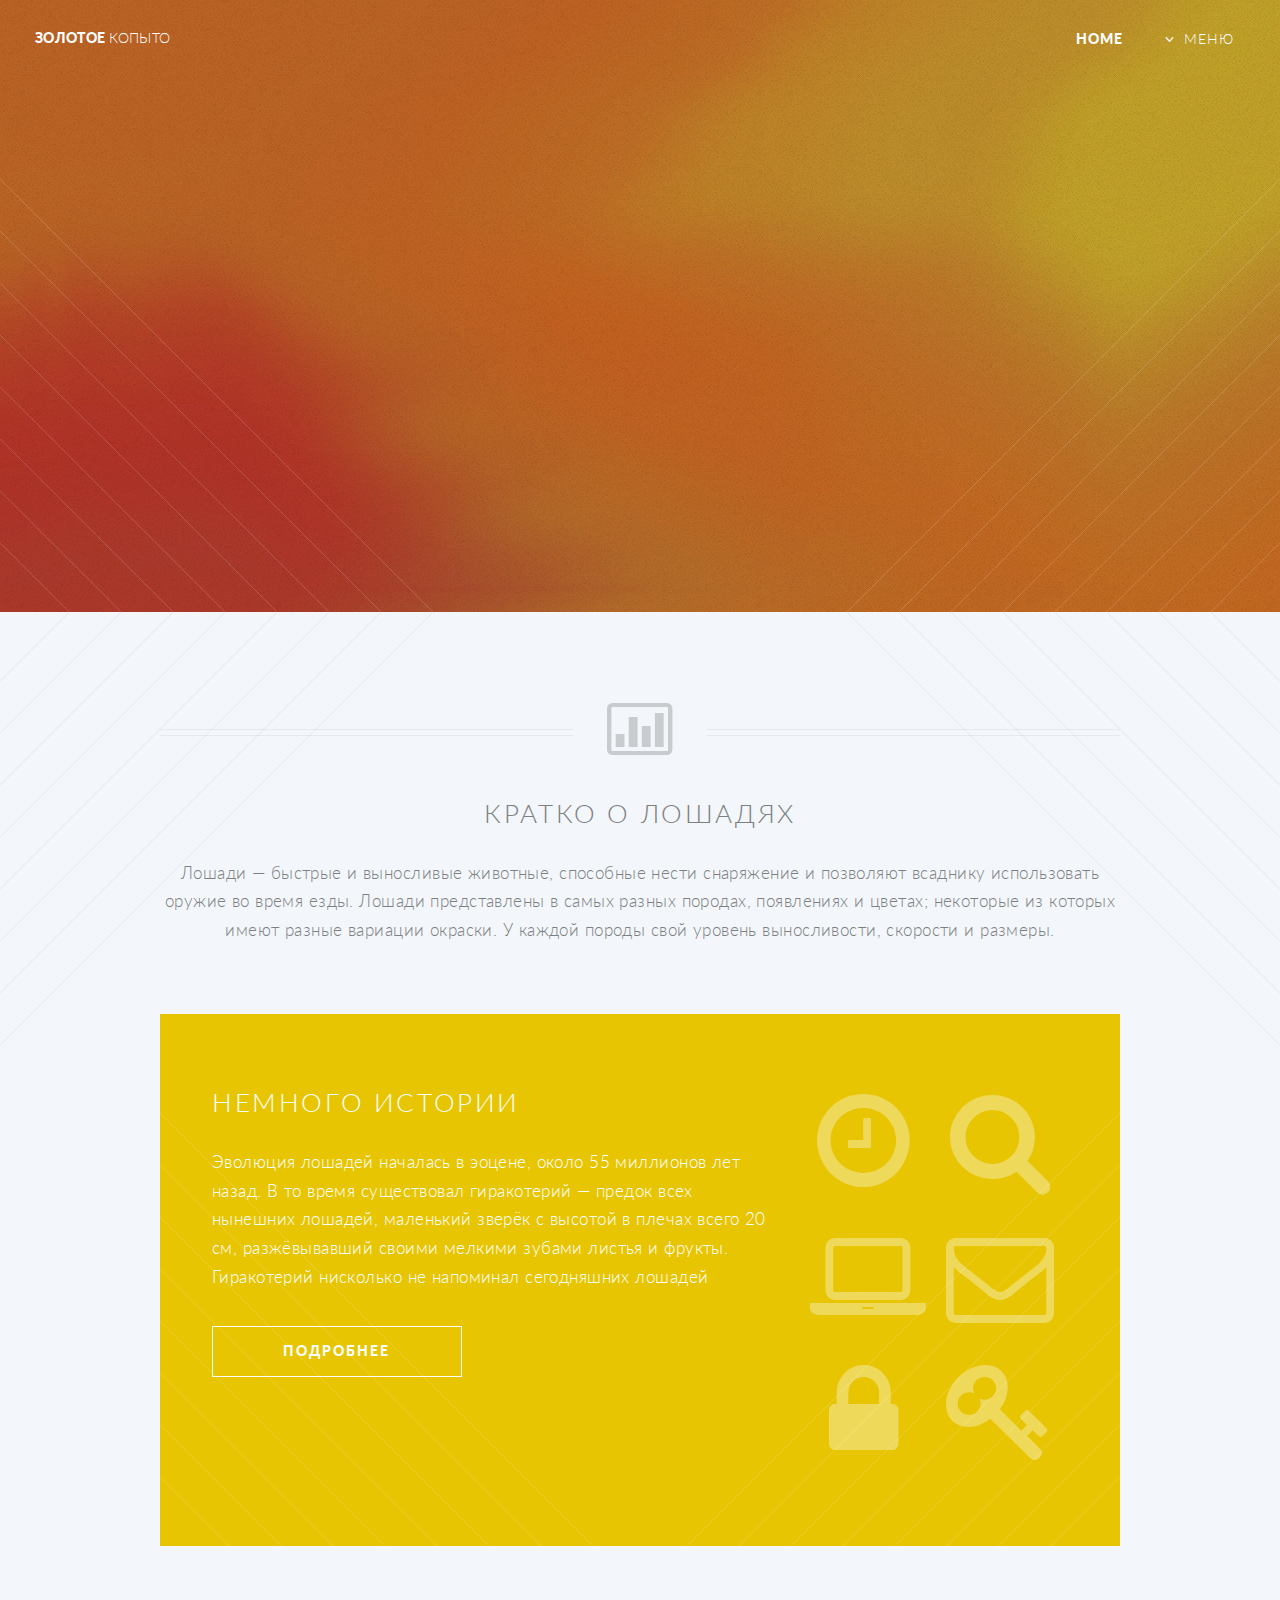
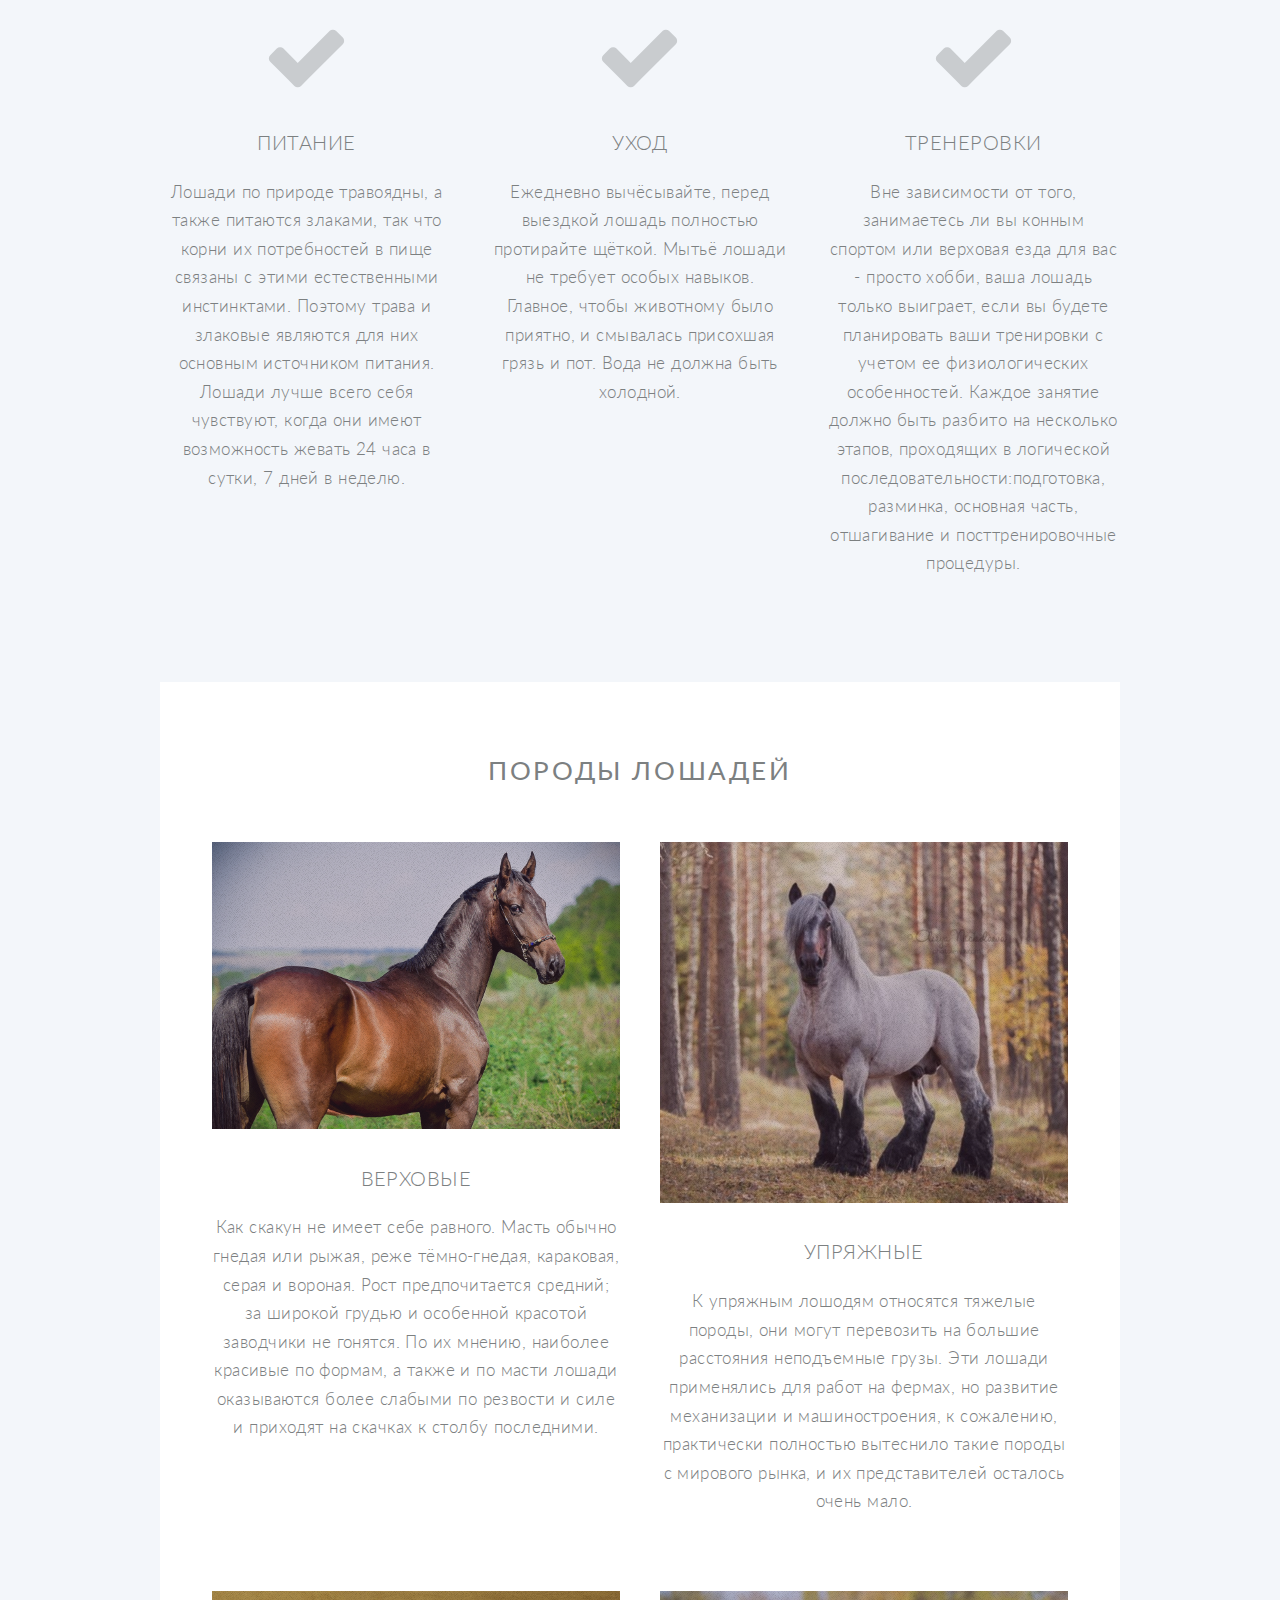
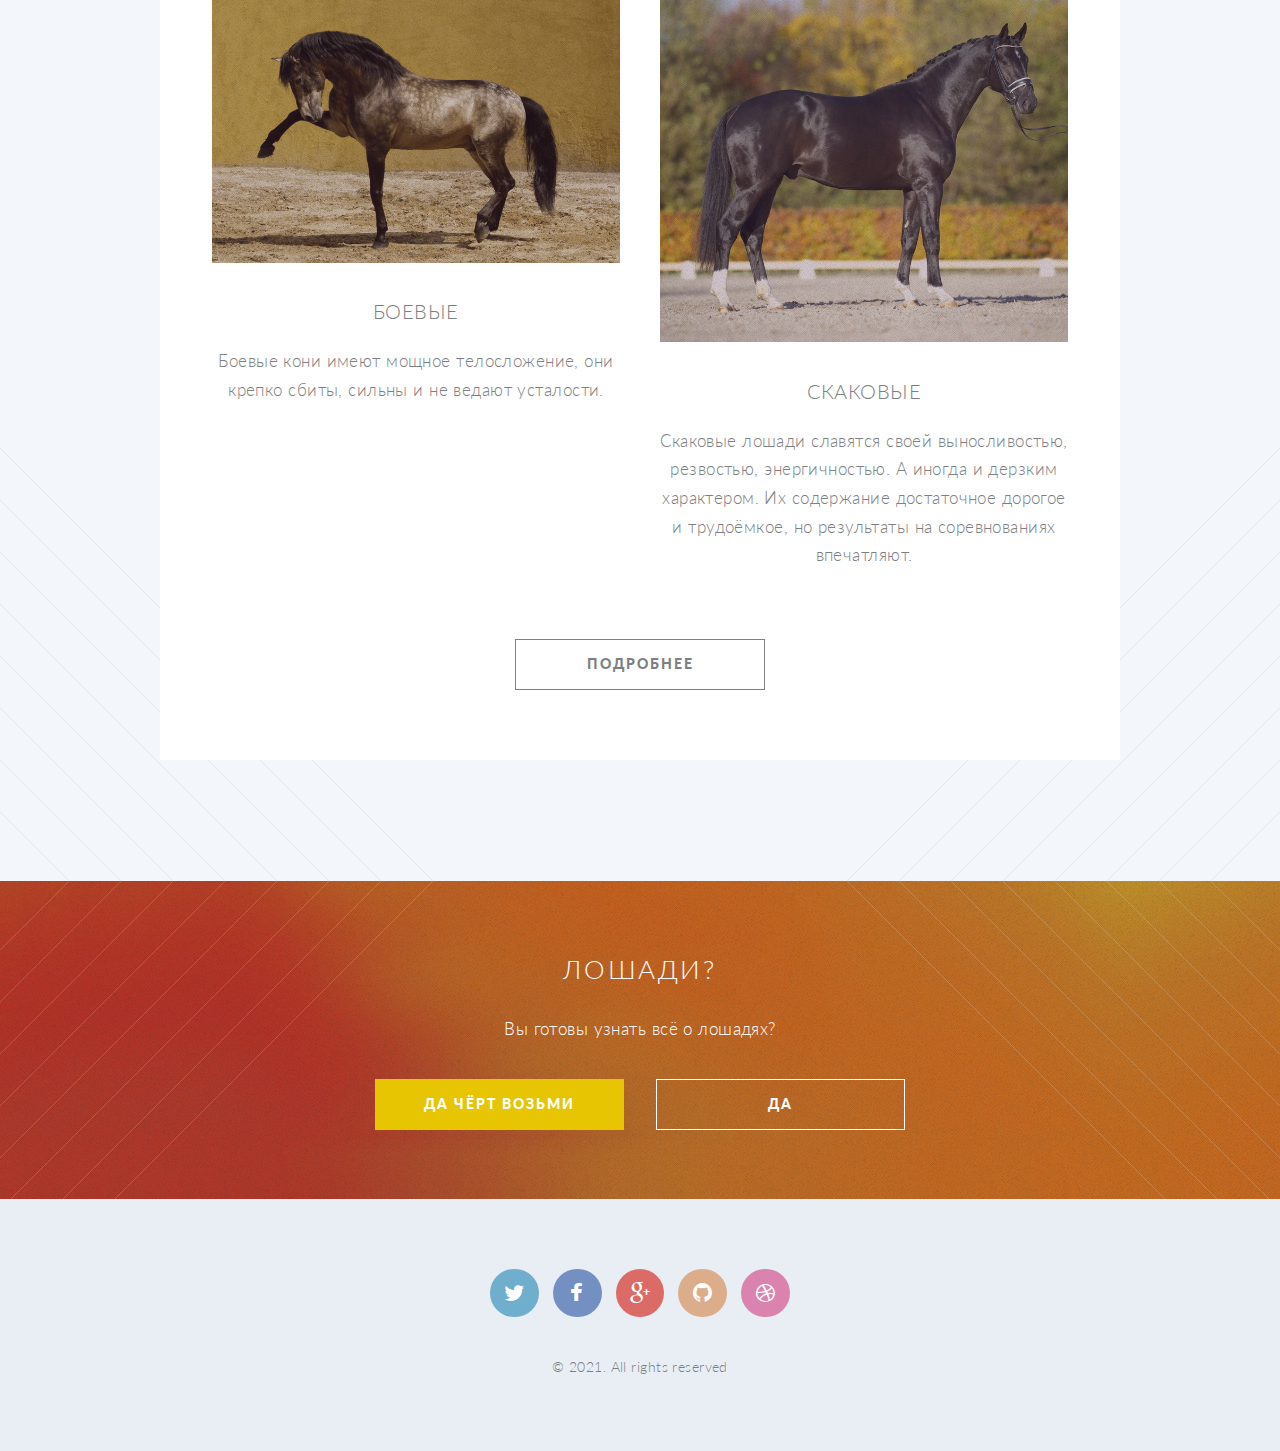
<file: index.html>
<!DOCTYPE HTML>

<html>
	<head>
		<title>Золотое копыто</title>
		<meta http-equiv="content-type" content="text/html; charset=utf-8" />

		<script src="js/jquery.min.js"></script>
		<script src="js/jquery.dropotron.min.js"></script>
		<script src="js/skel.min.js"></script>
		<script src="js/skel-layers.min.js"></script>
		<script src="js/init.js"></script>

	</head>
	<body class="index loading">
	
		<!-- Header -->
			<header id="header" class="alt">
				<h1 id="logo"><a href="index.html">Золотое <span>копыто</span></a></h1>
				<nav id="nav">
					<ul>
						<li class="current"><a href="index.html">Home</a></li>
						<li class="submenu">
							<a href="">Меню</a>
							<ul>
								<li><a href="about_horses.html">О лошадях</a></li>
								<li class="submenu">
									<a href="">Породы</a>
									<ul>
										<li><a href="riding_horses.html">Верховые</a></li>
										<li><a href="draft_horses.html">Упряжные</a></li>
										<li><a href="war_horses.html">Боевые</a></li>
										<li><a href="racehorses.html">Скаковые</a></li>
										<li><a href="work_horses.html">Рабочие</a></li>
										<li><a href="multiclass.html">Мультикласс</a></li>
									</ul>
								</li>
								<li><a href="care.html">Уход</a></li>
								<li><a href="workout.html">Тренировки</a></li>
								<li><a href="about_us.html">О нас</a></li>
								<li><a href="contact.html">Контакты</a></li>
								
							</ul>
						</li>
					</ul>
				</nav>
			</header>

		<!-- Banner -->		
			<section id="banner">
				
				<div class="inner">
					
					<header>
						<h2>Золотое</h2>
						<h2>копыто</h2>
					</header>
					<p>Все что нужно знать<strong> </strong><br />
					о лошадях<br />
					</p>
					<footer>
						<ul class="buttons vertical">
							<li><a href="#main" class="button fit scrolly">Подробнее</a></li>
						</ul>
					</footer>
				
				</div>
				
			</section>
		
		<!-- Main -->
			<article id="main">

				<header class="special container">
					<span class="icon fa-bar-chart-o"></span>
					<h2>Кратко о лошадях</h2>
					<p>Лошади — быстрые и выносливые животные, способные нести снаряжение и позволяют 
						всаднику использовать оружие во время езды. Лошади представлены в самых разных породах, 
						появлениях и цветах; некоторые из которых имеют разные вариации окраски. У каждой породы 
						свой уровень выносливости, скорости и размеры. </p>
				</header>
					
				<!-- One -->
					<section class="wrapper style2 container special-alt">
						<div class="row half">
							<div class="8u">
							
								<header>
									<h2>Немного истории</h2>
								</header>
								<p>Эволюция лошадей началась в эоцене, около 55 миллионов лет назад. В то время существовал гиракотерий — предок всех нынешних лошадей, маленький зверёк с высотой в плечах всего 20 см, разжёвывавший своими мелкими зубами листья и фрукты. Гиракотерий нисколько не напоминал сегодняшних лошадей</p>
								<footer>
									<ul class="buttons">
										<li><a href="about_horses.html" class="button">Подробнее</a></li>
									</ul>
								</footer>
							
							</div>
							<div class="4u skel-cell-important">
							
								<ul class="feature-icons">
									<li><span class="icon fa-clock-o"><span class="label">Feature 1</span></span></li>
									<li><span class="icon fa-search"><span class="label">Feature 2</span></span></li>
									<li><span class="icon fa-laptop"><span class="label">Feature 3</span></span></li>
									<li><span class="icon fa-envelope-o"><span class="label">Feature 4</span></span></li>
									<li><span class="icon fa-lock"><span class="label">Feature 5</span></span></li>
									<li><span class="icon fa-key"><span class="label">Feature 6</span></span></li>
								</ul>
							
							</div>				
						</div>
					</section>
					
				<!-- Two -->
					<section class="wrapper style1 container special">
						<div class="row">
							<div class="4u">
							
								<section>
									<span class="icon feature fa-check"></span>
									<header>
										<h3>Питание</h3>
									</header>
									<p>Лошади по природе травоядны, а также питаются злаками, так что корни их потребностей в  пище связаны с этими естественными инстинктами. Поэтому трава и злаковые являются для них основным источником питания. Лошади лучше всего себя чувствуют, когда они имеют возможность  жевать 24 часа в сутки, 7 дней в неделю.</p>
								</section>
							
							</div>
							<div class="4u">
							
								<section>
									<span class="icon feature fa-check"></span>
									<header>
										<h3>Уход</h3>
									</header>
									<p>Ежедневно вычёсывайте, перед выездкой лошадь полностью протирайте щёткой. Мытьё лошади не требует особых навыков. Главное, чтобы животному было приятно, и смывалась присохшая грязь и пот. Вода не должна быть холодной. </p>
								</section>
							
							</div>
							<div class="4u">
							
								<section>
									<span class="icon feature fa-check"></span>
									<header>
										<h3>Тренеровки</h3>
									</header>
									<p>Вне зависимости от того, занимаетесь ли вы конным спортом или верховая езда для вас - просто хобби, ваша лошадь только выиграет, если вы будете планировать ваши тренировки с учетом ее физиологических особенностей. Каждое занятие должно быть разбито на несколько этапов, проходящих в логической последовательности:подготовка, разминка, основная часть, отшагивание и посттренировочные процедуры.</p>
								</section>
							
							</div>
						</div>
					</section>
					
				<!-- Three -->
					<section class="wrapper style3 container special">
					
						<header class="major">
							<h2><strong>Породы лошадей</strong></h2>
						</header>
						
						<div class="row">
							<div class="6u">
							
								<section>
									<a href="riding_horses.html" class="image feature"><img src="images/Ганноверская.jpg" alt="" /></a>
									<header>
										<h3>Верховые</h3>
									</header>
									<p>Как скакун не имеет себе равного. Масть обычно гнедая или рыжая, 
										реже тёмно-гнедая, караковая, серая и вороная. Рост предпочитается средний; 
										за широкой грудью и особенной красотой заводчики не гонятся. По их мнению, 
										наиболее красивые по формам, а также и по масти лошади оказываются более 
										слабыми по резвости и силе и приходят на скачках к столбу последними.</p>
								</section>

							</div>
							<div class="6u">
							
								<section>
									<a href="draft_horses.html" class="image feature"><img src="images/Брабонсон.jpg" alt="" /></a>
									<header>
										<h3>Упряжные</h3>
									</header>
									<p>К упряжным лошодям относятся тяжелые породы, они могут перевозить на большие 
										расстояния неподъемные грузы. Эти лошади применялись для работ на фермах, 
										но развитие механизации и машиностроения, к сожалению, практически полностью 
										вытеснило такие породы с мирового рынка, и их представителей осталось очень мало.</p>
								</section>

							</div>
						</div>
						<div class="row">
							<div class="6u">
							
								<section>
									<a href="war_horses.html" class="image feature"><img src="images/Андалузская.jpg" alt="" /></a>
									<header>
										<h3>Боевые</h3>
									</header>
									<p>Боевые кони имеют мощное телосложение, они крепко сбиты, сильны и не ведают усталости.</p>
								</section>

							</div>
							<div class="6u">
							
								<section>
									<a href="racehorses.html" class="image feature"><img src="images/Голландская полукровка.jpg" alt="" /></a>
									<header>
										<h3>Скаковые</h3>
									</header>
									<p> Скаковые лошади славятся своей выносливостью, 
										резвостью, энергичностью. А иногда и дерзким характером. Их содержание 
										достаточное дорогое и трудоёмкое, но результаты на соревнованиях впечатляют.</p>
								</section>

							</div>
						</div>

						<footer class="major">
							<ul class="buttons">
								<li><a href="#" class="button">Подробнее</a></li>
							</ul>
						</footer>
					
					</section>
					
			</article>

		<!-- CTA -->
			<section id="cta">
			
				<header>
					<h2>Лошади?</h2>
					<p>Вы готовы узнать всё о лошадях?</p>
				</header>
				<footer>
					<ul class="buttons">
						<li><a href="care.html" class="button special">ДА чёрт возьми</a></li>
						<li><a href="workout.html" class="button">Да</a></li>
					</ul>
				</footer>
			
			</section>

		<!-- Footer -->
			<footer id="footer">
			
				<ul class="icons">
					<li><a href="#" class="icon circle fa-twitter"><span class="label">Twitter</span></a></li>
					<li><a href="#" class="icon circle fa-facebook"><span class="label">Facebook</span></a></li>
					<li><a href="#" class="icon circle fa-google-plus"><span class="label">Google+</span></a></li>
					<li><a href="#" class="icon circle fa-github"><span class="label">Github</span></a></li>
					<li><a href="#" class="icon circle fa-dribbble"><span class="label">Dribbble</span></a></li>
				</ul>
				
				<span class="copyright">&copy; 2021. All rights reserved</span>
			
			</footer>

	</body>
</html>
</file>
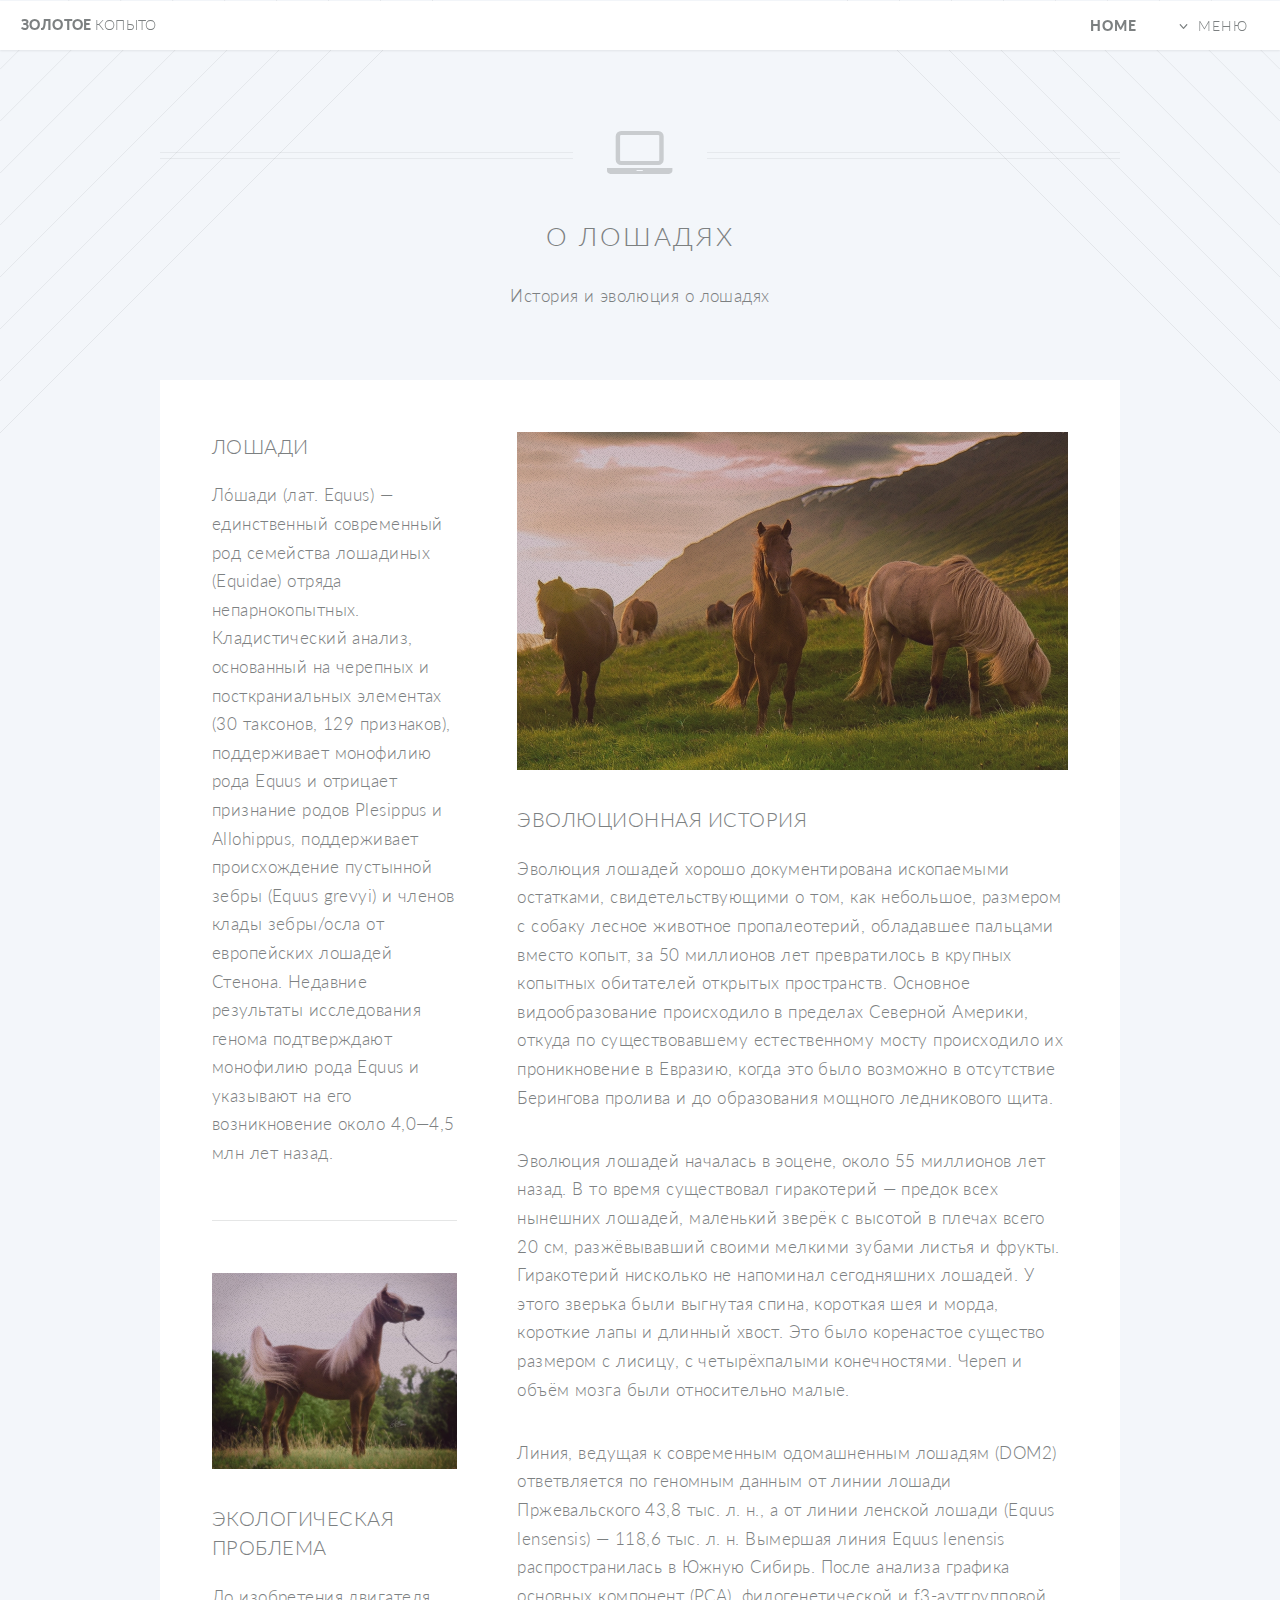
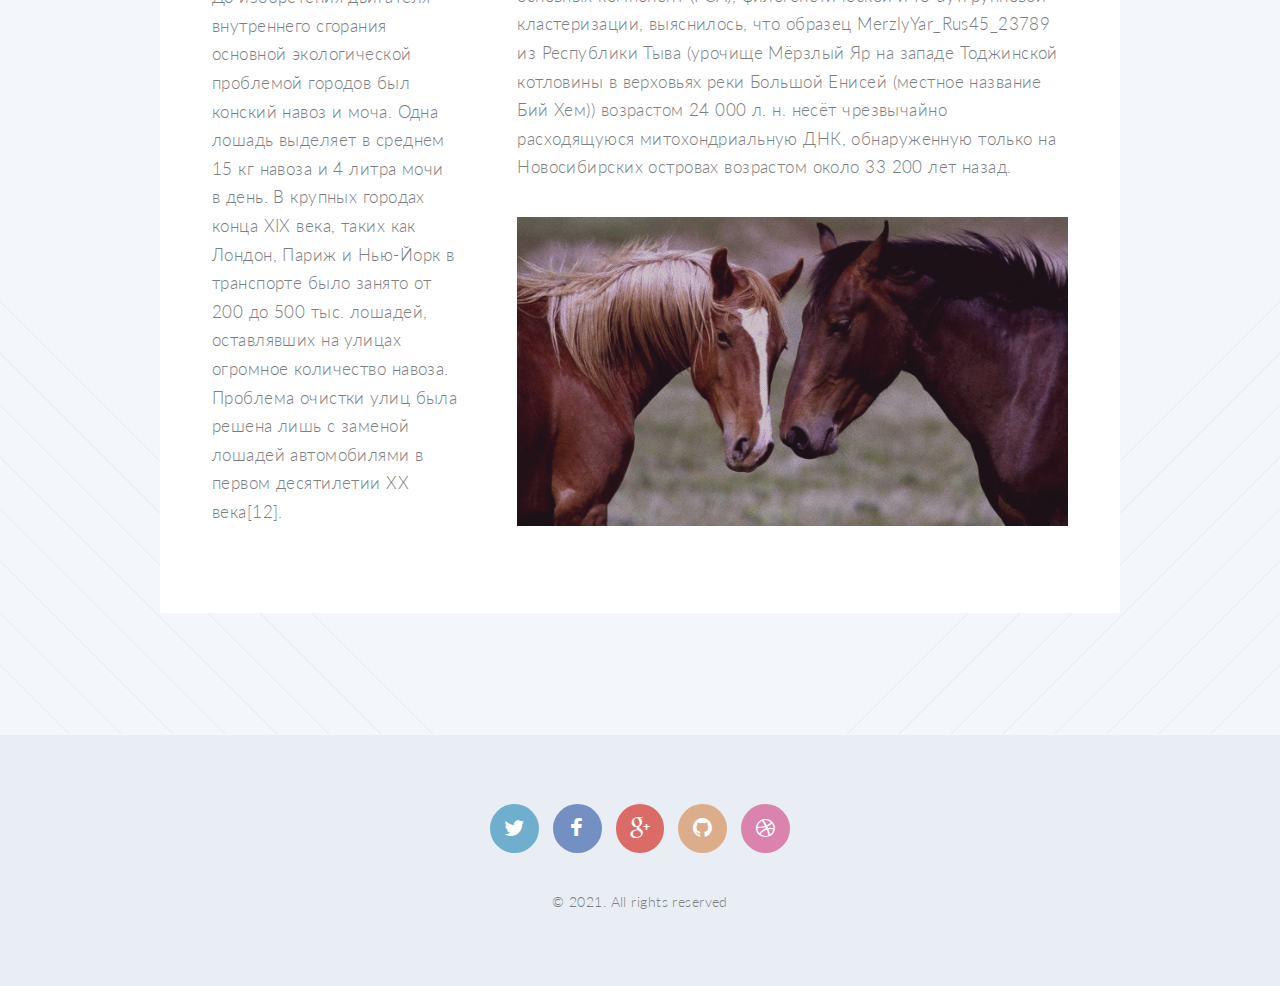
<file: about_horses.html>
<!DOCTYPE HTML>

<html>
	<head>
		<title>Про лошадей - Золотое копыто</title>
		<meta http-equiv="content-type" content="text/html; charset=utf-8" />
		<meta name="description" content="" />
		<meta name="keywords" content="" />

		<script src="js/jquery.min.js"></script>
		<script src="js/jquery.dropotron.min.js"></script>
		<script src="js/skel.min.js"></script>
		<script src="js/skel-layers.min.js"></script>
		<script src="js/init.js"></script>

	</head>
	<body class="left-sidebar loading">
	
		<!-- Header -->
			<header id="header">
				<h1 id="logo"><a href="index.html">Золотое <span>копыто</span></a></h1>
				<nav id="nav">
					<ul>
						<li class="current"><a href="index.html">Home</a></li>
						<li class="submenu">
							<a href="">Меню</a>
							<ul>
								<li><a href="about_horses.html">О лошадях</a></li>
								<li class="submenu">
									<a href="">Породы</a>
									<ul>
										<li><a href="riding_horses.html">Верховые</a></li>
										<li><a href="draft_horses.html">Упряжные</a></li>
										<li><a href="war_horses.html">Боевые</a></li>
										<li><a href="racehorses.html">Скаковые</a></li>
										<li><a href="work_horses.html">Рабочие</a></li>
										<li><a href="multiclass.html">Мультикласс</a></li>
									</ul>
								</li>
								<li><a href="care.html">Уход</a></li>
								<li><a href="workout.html">Тренировки</a></li>
								<li><a href="about_us.html">О нас</a></li>
								<li><a href="contact.html">Контакты</a></li>
								
							</ul>
						</li>

					</ul>
				</nav>
			</header>
		
		<!-- Main -->
			<article id="main">

				<header class="special container">
					<span class="icon fa-laptop"></span>
					<h2>О лошадях </h2>
					<p>История и эволюция о лошадях </p>
				</header>
					<section class="wrapper style4 container">
					
						<div class="row oneandhalf">
							<div class="4u">
								
								<!-- Sidebar -->
									<div class="sidebar">
										<section>
											<header>
												<h3>Лошади</h3>
											</header>
											<p>Ло́шади (лат. Equus) — единственный современный род семейства лошадиных (Equidae) отряда непарнокопытных.
												Кладистический анализ, основанный на черепных и посткраниальных элементах (30 таксонов, 129 признаков), поддерживает монофилию рода Equus и отрицает признание родов Plesippus и Allohippus, поддерживает происхождение пустынной зебры (Equus grevyi) и членов клады зебры/осла от европейских лошадей Стенона. Недавние результаты исследования генома подтверждают монофилию рода Equus и указывают на его возникновение около 4,0—4,5 млн лет назад.</p>
										</section>

										<section>
											<a href="#" class="image feature"><img src="images/Арабская чистокровная.jpg" alt="" /></a>
											<header>
												<h3>Экологическая проблема</h3>
											</header>
											<p>До изобретения двигателя внутреннего сгорания основной экологической проблемой городов был конский навоз и моча. Одна лошадь выделяет в среднем 15 кг навоза и 4 литра мочи в день. В крупных городах конца XIX века, таких как Лондон, Париж и Нью-Йорк в транспорте было занято от 200 до 500 тыс. лошадей, оставлявших на улицах огромное количество навоза. Проблема очистки улиц была решена лишь с заменой лошадей автомобилями в первом десятилетии XX века[12].</p>
											
										</section>
									</div>

							</div>
							<div class="8u skel-cell-important">
									<div class="content">
										<section>
											<a href="#" class="image feature"><img src="images/Лошади.jpg" alt="" /></a>
											<header>
												<h3>Эволюционная история</h3>
											</header>
											<p>Эволюция лошадей хорошо документирована ископаемыми остатками, свидетельствующими о том, как небольшое, размером с собаку лесное животное пропалеотерий, обладавшее пальцами вместо копыт, за 50 миллионов лет превратилось в крупных копытных обитателей открытых пространств. Основное видообразование происходило в пределах Северной Америки, откуда по существовавшему естественному мосту происходило их проникновение в Евразию, когда это было возможно в отсутствие Берингова пролива и до образования мощного ледникового щита.</p>
										    <p>Эволюция лошадей началась в эоцене, около 55 миллионов лет назад. В то время существовал гиракотерий — предок всех нынешних лошадей, маленький зверёк с высотой в плечах всего 20 см, разжёвывавший своими мелкими зубами листья и фрукты. Гиракотерий нисколько не напоминал сегодняшних лошадей. У этого зверька были выгнутая спина, короткая шея и морда, короткие лапы и длинный хвост. Это было коренастое существо размером с лисицу, с четырёхпалыми конечностями. Череп и объём мозга были относительно малые. </p>
										    <p>Линия, ведущая к современным одомашненным лошадям (DOM2) ответвляется по геномным данным от линии лошади Пржевальского 43,8 тыс. л. н., а от линии ленской лошади (Equus lensensis) — 118,6 тыс. л. н. Вымершая линия Equus lenensis распространилась в Южную Сибирь. После анализа графика основных компонент (PCA), филогенетической и f3-аутгрупповой кластеризации, выяснилось, что образец MerzlyYar_Rus45_23789 из Республики Тыва (урочище Мёрзлый Яр на западе Тоджинской котловины в верховьях реки Большой Енисей (местное название Бий Хем)) возрастом 24 000 л. н. несёт чрезвычайно расходящуюся митохондриальную ДНК, обнаруженную только на Новосибирских островах возрастом около 33 200 лет назад.</p>
											<a href="#" class="image feature"><img src="images/Уход3.jpg" alt="" /></a>
										</section>
									</div>
	
							</div>
						</div>					
					</section>
					
			</article>
			<footer id="footer">
			
				<ul class="icons">
					<li><a href="#" class="icon circle fa-twitter"><span class="label">Twitter</span></a></li>
					<li><a href="#" class="icon circle fa-facebook"><span class="label">Facebook</span></a></li>
					<li><a href="#" class="icon circle fa-google-plus"><span class="label">Google+</span></a></li>
					<li><a href="#" class="icon circle fa-github"><span class="label">Github</span></a></li>
					<li><a href="#" class="icon circle fa-dribbble"><span class="label">Dribbble</span></a></li>
				</ul>
				
				<span class="copyright">&copy; 2021. All rights reserved</span>
			
			</footer>

	</body>
</html>
</file>
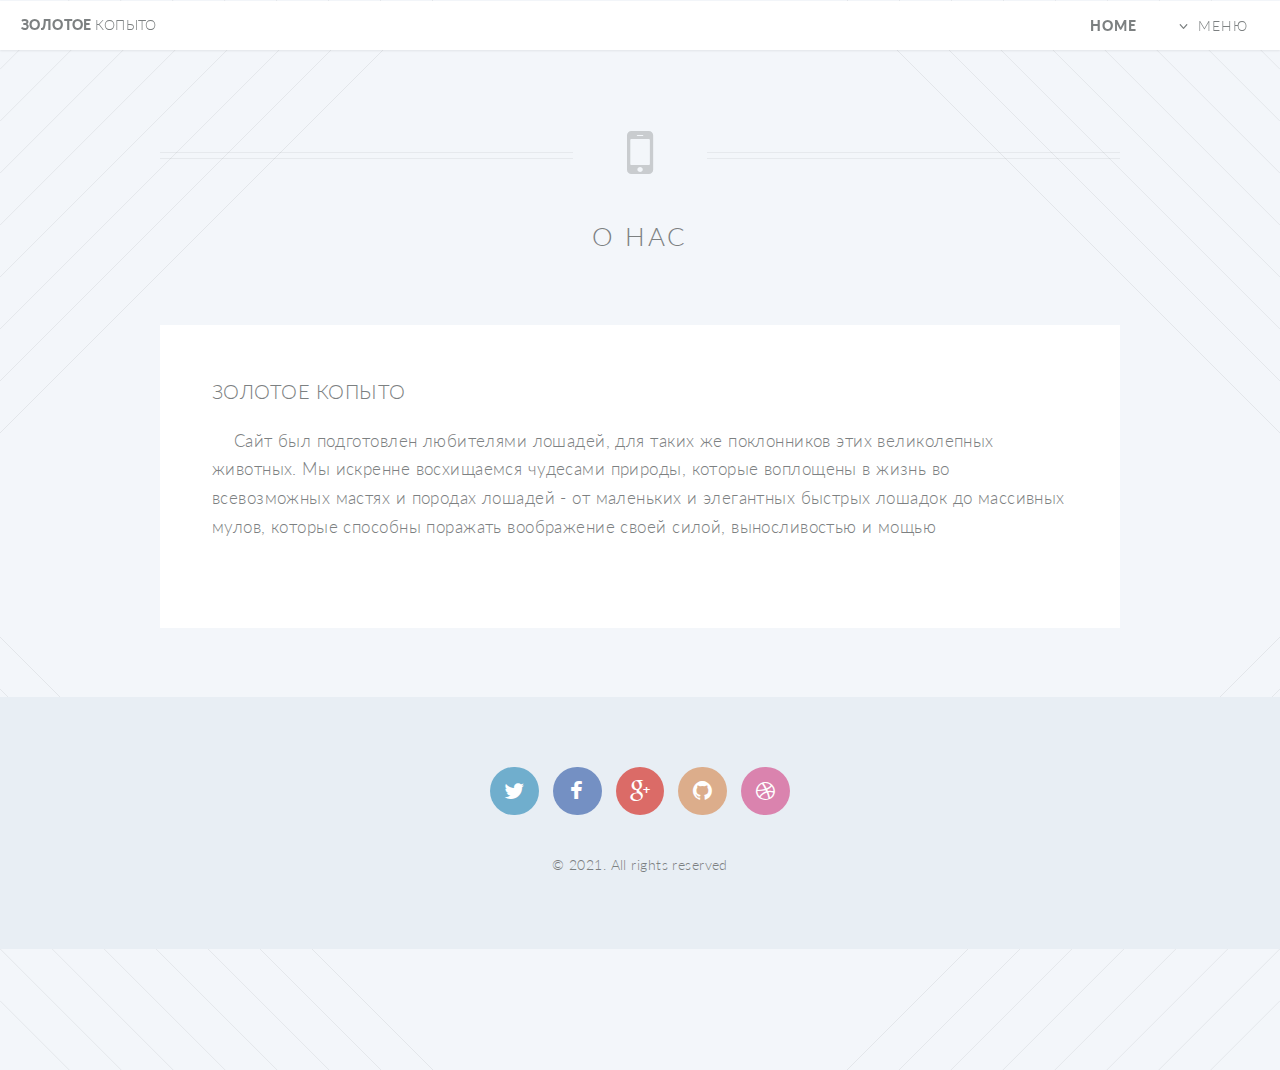
<file: about_us.html>
<!DOCTYPE HTML>

<html>
	<head>
		<title>Про нас - Золотое копыто</title>
		<meta http-equiv="content-type" content="text/html; charset=utf-8" />
		<meta name="description" content="" />
		<meta name="keywords" content="" />

		<script src="js/jquery.min.js"></script>
		<script src="js/jquery.dropotron.min.js"></script>
		<script src="js/skel.min.js"></script>
		<script src="js/skel-layers.min.js"></script>
		<script src="js/init.js"></script>

	</head>
	<body class="no-sidebar loading">
	
		<!-- Header -->
			<header id="header">
				<h1 id="logo"><a href="index.html">Золотое <span>копыто</span></a></h1>
				<nav id="nav">
					<ul>
						<li class="current"><a href="index.html">Home</a></li>
						<li class="submenu">
							<a href="">Меню</a>
							<ul>
								<li><a href="about_horses.html">О лошадях</a></li>
								<li class="submenu">
									<a href="">Породы</a>
									<ul>
										<li><a href="riding_horses.html">Верховые</a></li>
										<li><a href="draft_horses.html">Упряжные</a></li>
										<li><a href="war_horses.html">Боевые</a></li>
										<li><a href="racehorses.html">Скаковые</a></li>
										<li><a href="work_horses.html">Рабочие</a></li>
										<li><a href="multiclass.html">Мультикласс</a></li>
									</ul>
								</li>
								<li><a href="care.html">Уход</a></li>
								<li><a href="workout.html">Тренировки</a></li>
								<li><a href="about_us.html">О нас</a></li>
								<li><a href="contact.html">Контакты</a></li>
								
							</ul>
						</li>

					</ul>
				</nav>
			</header>
		
		<!-- Main -->
			<article id="main">

				<header class="special container">
					<span class="icon fa-mobile"></span>
					<h2>О нас</h2>
				</header>
					
				<!-- One -->
					<section class="wrapper style4 container">
					
						<!-- Content -->
							<div class="content">
								<section>
									<header>
										<h3>Золотое копыто</h3>
									</header>
									<p>&nbsp&nbsp&nbsp Сайт был подготовлен любителями лошадей, для таких же поклонников этих великолепных животных. 
										Мы искренне восхищаемся чудесами природы, которые воплощены в жизнь во всевозможных мастях 
										и породах лошадей - от маленьких и элегантных быстрых лошадок до массивных мулов, которые 
										способны поражать воображение своей силой, выносливостью и мощью</p>

								</section>
							</div>

					</section>

		<!-- Footer -->
			<footer id="footer">
			
				<ul class="icons">
					<li><a href="#" class="icon circle fa-twitter"><span class="label">Twitter</span></a></li>
					<li><a href="#" class="icon circle fa-facebook"><span class="label">Facebook</span></a></li>
					<li><a href="#" class="icon circle fa-google-plus"><span class="label">Google+</span></a></li>
					<li><a href="#" class="icon circle fa-github"><span class="label">Github</span></a></li>
					<li><a href="#" class="icon circle fa-dribbble"><span class="label">Dribbble</span></a></li>
				</ul>
				
				<span class="copyright">&copy; 2021. All rights reserved</span>
			
			</footer>

	</body>
</html>
</file>
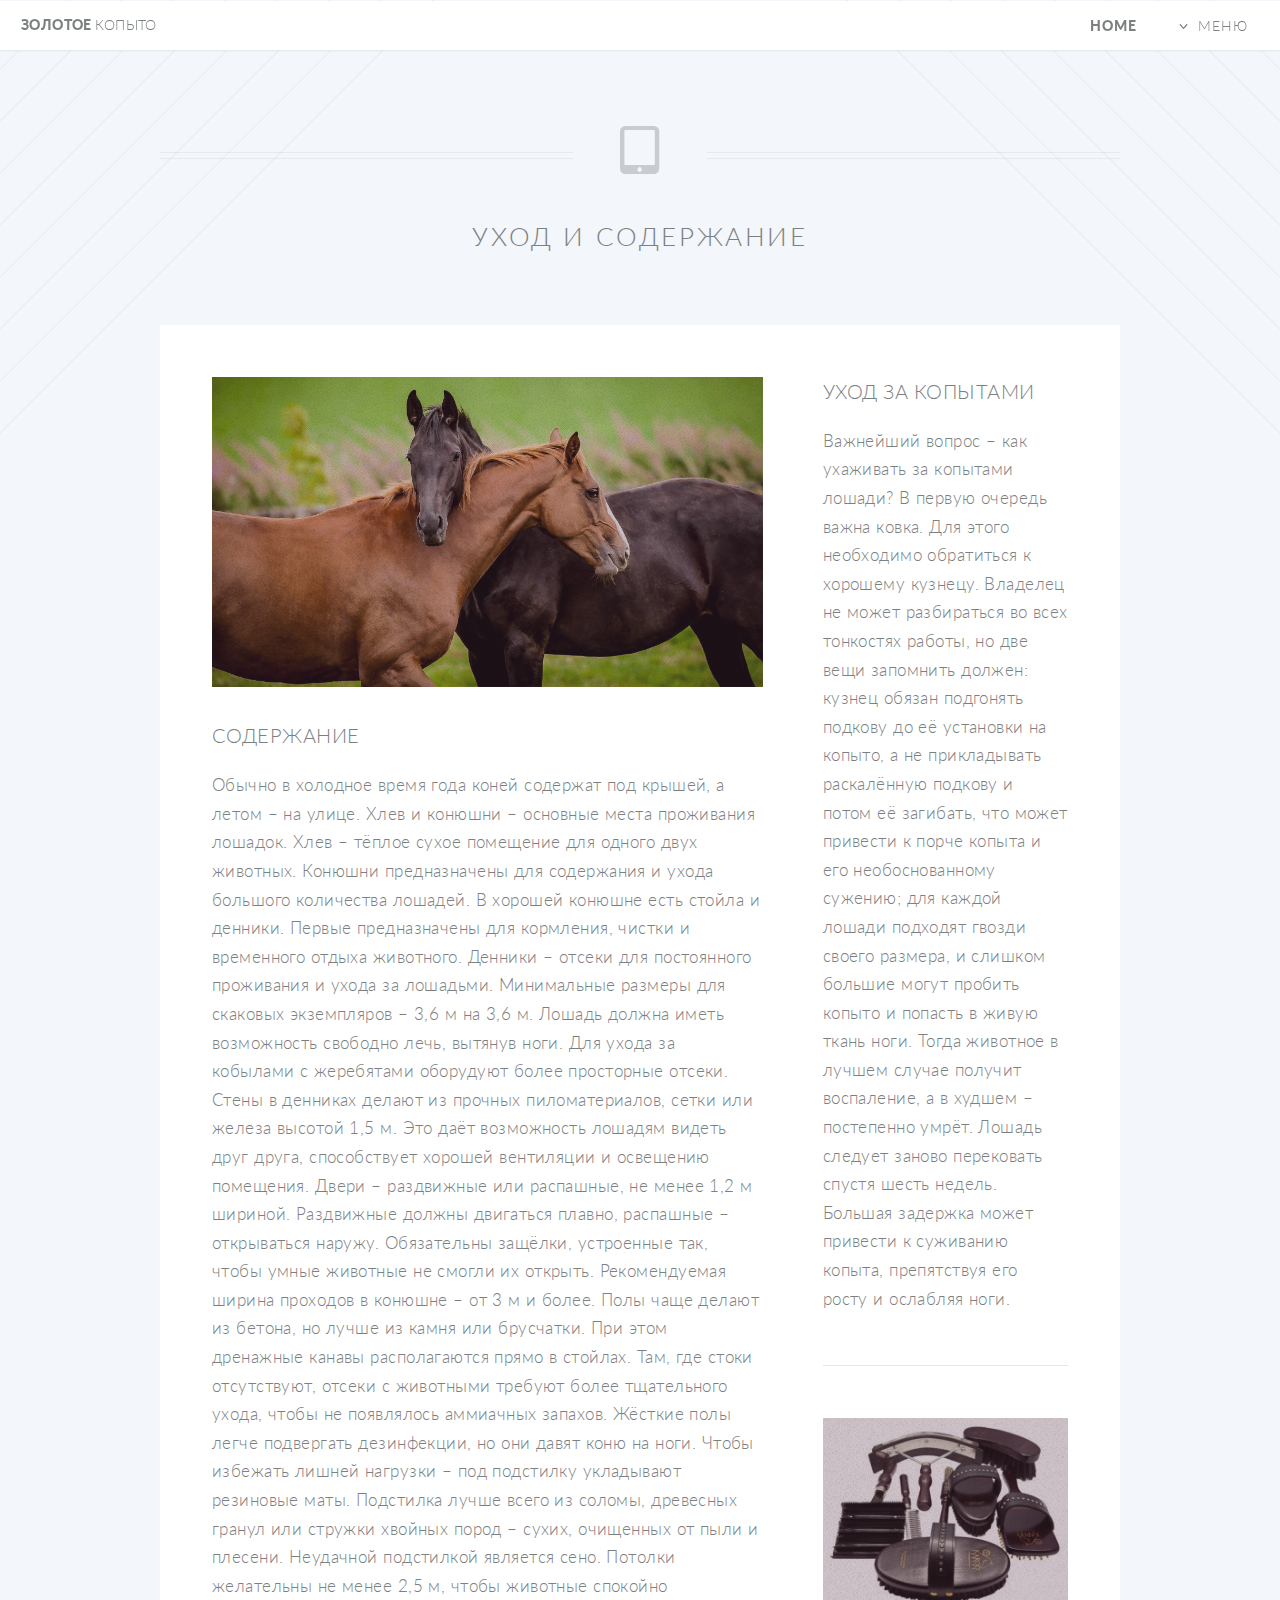
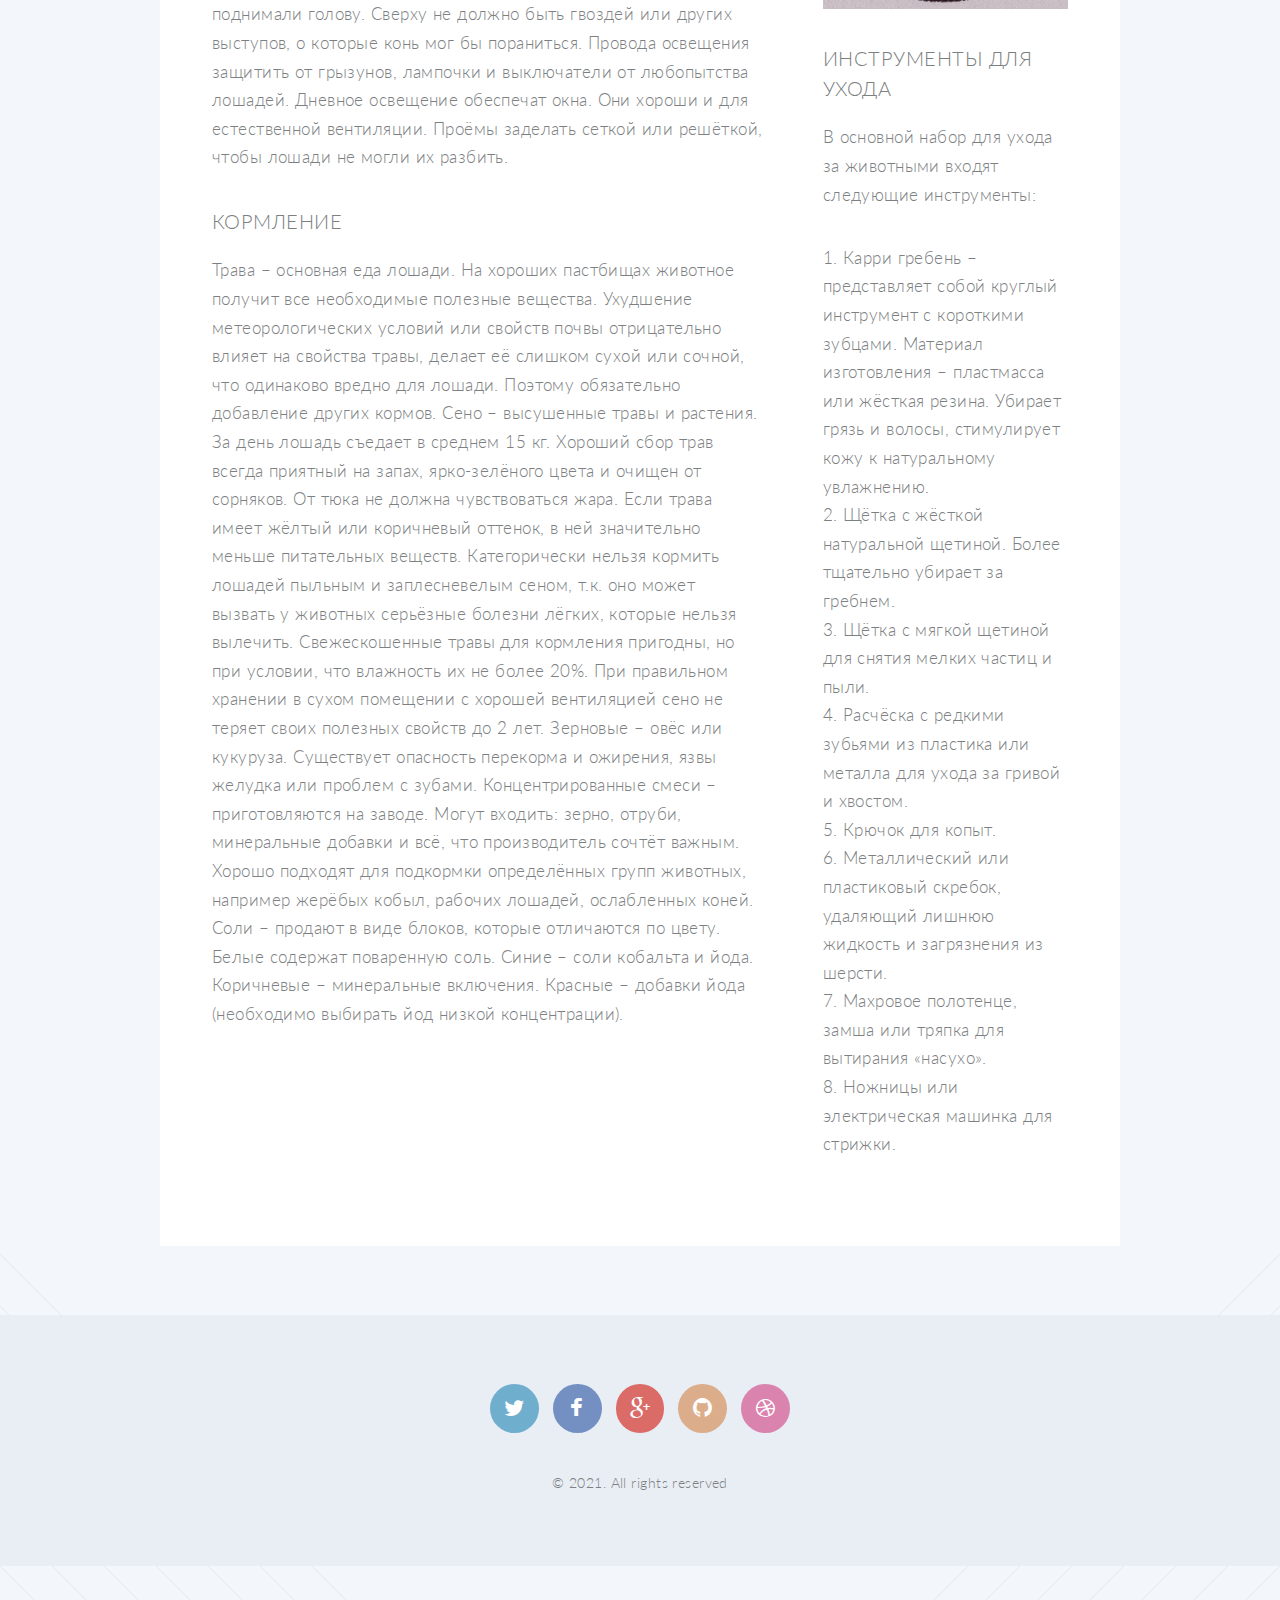
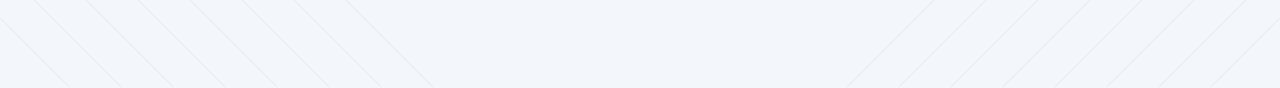
<file: care.html>
<!DOCTYPE HTML>

<html>
	<head>
		<title>Уход за лошадьми - Золотое копыто</title>
		<meta http-equiv="content-type" content="text/html; charset=utf-8" />
		<meta name="description" content="" />
		<meta name="keywords" content="" />

		<script src="js/jquery.min.js"></script>
		<script src="js/jquery.dropotron.min.js"></script>
		<script src="js/skel.min.js"></script>
		<script src="js/skel-layers.min.js"></script>
		<script src="js/init.js"></script>

	</head>
	<body class="right-sidebar loading">
	
		<!-- Header -->
			<header id="header">
				<h1 id="logo"><a href="index.html">Золотое <span>копыто</span></a></h1>
				<nav id="nav">
					<ul>
						<li class="current"><a href="index.html">Home</a></li>
						<li class="submenu">
							<a href="">Меню</a>
							<ul>
								<li><a href="about_horses.html">О лошадях</a></li>
								<li class="submenu">
									<a href="">Породы</a>
									<ul>
										<li><a href="riding_horses.html">Верховые</a></li>
										<li><a href="draft_horses.html">Упряжные</a></li>
										<li><a href="war_horses.html">Боевые</a></li>
										<li><a href="racehorses.html">Скаковые</a></li>
										<li><a href="work_horses.html">Рабочие</a></li>
										<li><a href="multiclass.html">Мультикласс</a></li>
									</ul>
								</li>
								<li><a href="care.html">Уход</a></li>
								<li><a href="workout.html">Тренировки</a></li>
								<li><a href="about_us.html">О нас</a></li>
								<li><a href="contact.html">Контакты</a></li>
								
							</ul>
						</li>

					</ul>
				</nav>
			</header>
		
		<!-- Main -->
			<article id="main">

				<header class="special container">
					<span class="icon fa-tablet"></span>
					<h2>Уход и содержание</h2>
				</header>
					
				<!-- One -->
					<section class="wrapper style4 container">
					
						<div class="row oneandhalf">
							<div class="8u">
								
								<!-- Content -->
									<div class="content">
										<section>
											<a href="#" class="image feature"><img src="images/Уход2.jpg" alt="" /></a>
											<header>
												<h3>Содержание</h3>
											</header>
											<p>Обычно в холодное время года коней содержат под крышей, а летом – на улице. Хлев и конюшни – основные места проживания лошадок. Хлев – тёплое сухое помещение для одного двух животных. Конюшни предназначены для содержания и ухода большого количества лошадей.
												В хорошей конюшне есть стойла и денники. Первые предназначены для кормления, чистки и временного отдыха животного. Денники – отсеки для постоянного проживания и ухода за лошадьми. Минимальные размеры для скаковых экземпляров – 3,6 м на 3,6 м. Лошадь должна иметь возможность свободно лечь, вытянув ноги. Для ухода за кобылами с жеребятами оборудуют более просторные отсеки.
												Стены в денниках делают из прочных пиломатериалов, сетки или железа высотой 1,5 м. Это даёт возможность лошадям видеть друг друга, способствует хорошей вентиляции и освещению помещения.
												Двери – раздвижные или распашные, не менее 1,2 м шириной. Раздвижные должны двигаться плавно, распашные – открываться наружу. Обязательны защёлки, устроенные так, чтобы умные животные не смогли их открыть. Рекомендуемая ширина проходов в конюшне – от 3 м и более.
												Полы чаще делают из бетона, но лучше из камня или брусчатки. При этом дренажные канавы располагаются прямо в стойлах. Там, где стоки отсутствуют, отсеки с животными требуют более тщательного ухода, чтобы не появлялось аммиачных запахов. Жёсткие полы легче подвергать дезинфекции, но они давят коню на ноги. Чтобы избежать лишней нагрузки – под подстилку укладывают резиновые маты.												
												Подстилка лучше всего из соломы, древесных гранул или стружки хвойных пород – сухих, очищенных от пыли и плесени. Неудачной подстилкой является сено.												
												Потолки желательны не менее 2,5 м, чтобы животные спокойно поднимали голову. Сверху не должно быть гвоздей или других выступов, о которые конь мог бы пораниться.												
												Провода освещения защитить от грызунов, лампочки и выключатели от любопытства лошадей. Дневное освещение обеспечат окна. Они хороши и для естественной вентиляции. Проёмы заделать сеткой или решёткой, чтобы лошади не могли их разбить.</p>
												<h3>Кормление</h3>
												<p>Трава – основная еда лошади. На хороших пастбищах животное получит все необходимые полезные вещества. Ухудшение метеорологических условий или свойств почвы отрицательно влияет на свойства травы, делает её слишком сухой или сочной, что одинаково вредно для лошади. Поэтому обязательно добавление других кормов.
												Сено – высушенные травы и растения. За день лошадь съедает в среднем 15 кг. Хороший сбор трав всегда приятный на запах, ярко-зелёного цвета и очищен от сорняков. От тюка не должна чувствоваться жара. Если трава имеет жёлтый или коричневый оттенок, в ней значительно меньше питательных веществ. Категорически нельзя кормить лошадей пыльным и заплесневелым сеном, т.к. оно может вызвать у животных серьёзные болезни лёгких, которые нельзя вылечить. Свежескошенные травы для кормления пригодны, но при условии, что влажность их не более 20%. При правильном хранении в сухом помещении с хорошей вентиляцией сено не теряет своих полезных свойств до 2 лет.
												Зерновые – овёс или кукуруза. Существует опасность перекорма и ожирения, язвы желудка или проблем с зубами.
												Концентрированные смеси – приготовляются на заводе. Могут входить: зерно, отруби, минеральные добавки и всё, что производитель сочтёт важным. Хорошо подходят для подкормки определённых групп животных, например жерёбых кобыл, рабочих лошадей, ослабленных коней.												
												Соли – продают в виде блоков, которые отличаются по цвету. Белые содержат поваренную соль. Синие – соли кобальта и йода. Коричневые – минеральные включения. Красные – добавки йода (необходимо выбирать йод низкой концентрации).</p>
										</section>
									</div>
	
							</div>
							<div class="4u">
								
								<!-- Sidebar -->
									<div class="sidebar">
										<section>
											<header>
												<h3>Уход за копытами</h3>
											</header>
											<p>Важнейший вопрос – как ухаживать за копытами лошади? В первую очередь важна ковка. Для этого необходимо обратиться к хорошему кузнецу. Владелец не может разбираться во всех тонкостях работы, но две вещи запомнить должен:
												кузнец обязан подгонять подкову до её установки на копыто, а не прикладывать раскалённую подкову и потом её загибать, что может привести к порче копыта и его необоснованному сужению;
												для каждой лошади подходят гвозди своего размера, и слишком большие могут пробить копыто и попасть в живую ткань ноги. Тогда животное в лучшем случае получит воспаление, а в худшем – постепенно умрёт.											
											    Лошадь следует заново перековать спустя шесть недель. Большая задержка может привести к суживанию копыта, препятствуя его росту и ослабляя ноги.</p>
										</section>

										<section>
											<a href="#" class="image feature"><img src="images/Уход.jpg" alt="" /></a>
											<header>
												<h3>Инструменты для ухода</h3>
											</header>											
												<ul>
													<p>В основной набор для ухода за животными входят следующие инструменты:</p>
													<li>1. Карри гребень – представляет собой круглый инструмент с короткими зубцами. Материал изготовления – пластмасса или жёсткая резина. Убирает грязь и волосы, стимулирует кожу к натуральному увлажнению.</li>
													<li>2. Щётка с жёсткой натуральной щетиной. Более тщательно убирает за гребнем.</li>
													<li>3. Щётка с мягкой щетиной для снятия мелких частиц и пыли.</li>
													<li>4. Расчёска с редкими зубьями из пластика или металла для ухода за гривой и хвостом.</li>
													<li>5. Крючок для копыт.</li>
													<li>6. Металлический или пластиковый скребок, удаляющий лишнюю жидкость и загрязнения из шерсти.</li>
													<li>7. Махровое полотенце, замша или тряпка для вытирания «насухо».</li>
													<li>8. Ножницы или электрическая машинка для стрижки.</li>
											    </ul>										
										
										</section>
									</div>

							</div>
						</div>					
					</section>

			<footer id="footer">
			
				<ul class="icons">
					<li><a href="#" class="icon circle fa-twitter"><span class="label">Twitter</span></a></li>
					<li><a href="#" class="icon circle fa-facebook"><span class="label">Facebook</span></a></li>
					<li><a href="#" class="icon circle fa-google-plus"><span class="label">Google+</span></a></li>
					<li><a href="#" class="icon circle fa-github"><span class="label">Github</span></a></li>
					<li><a href="#" class="icon circle fa-dribbble"><span class="label">Dribbble</span></a></li>
				</ul>
				
				<span class="copyright">&copy; 2021. All rights reserved</span>
			
			</footer>

	</body>
</html>
</file>
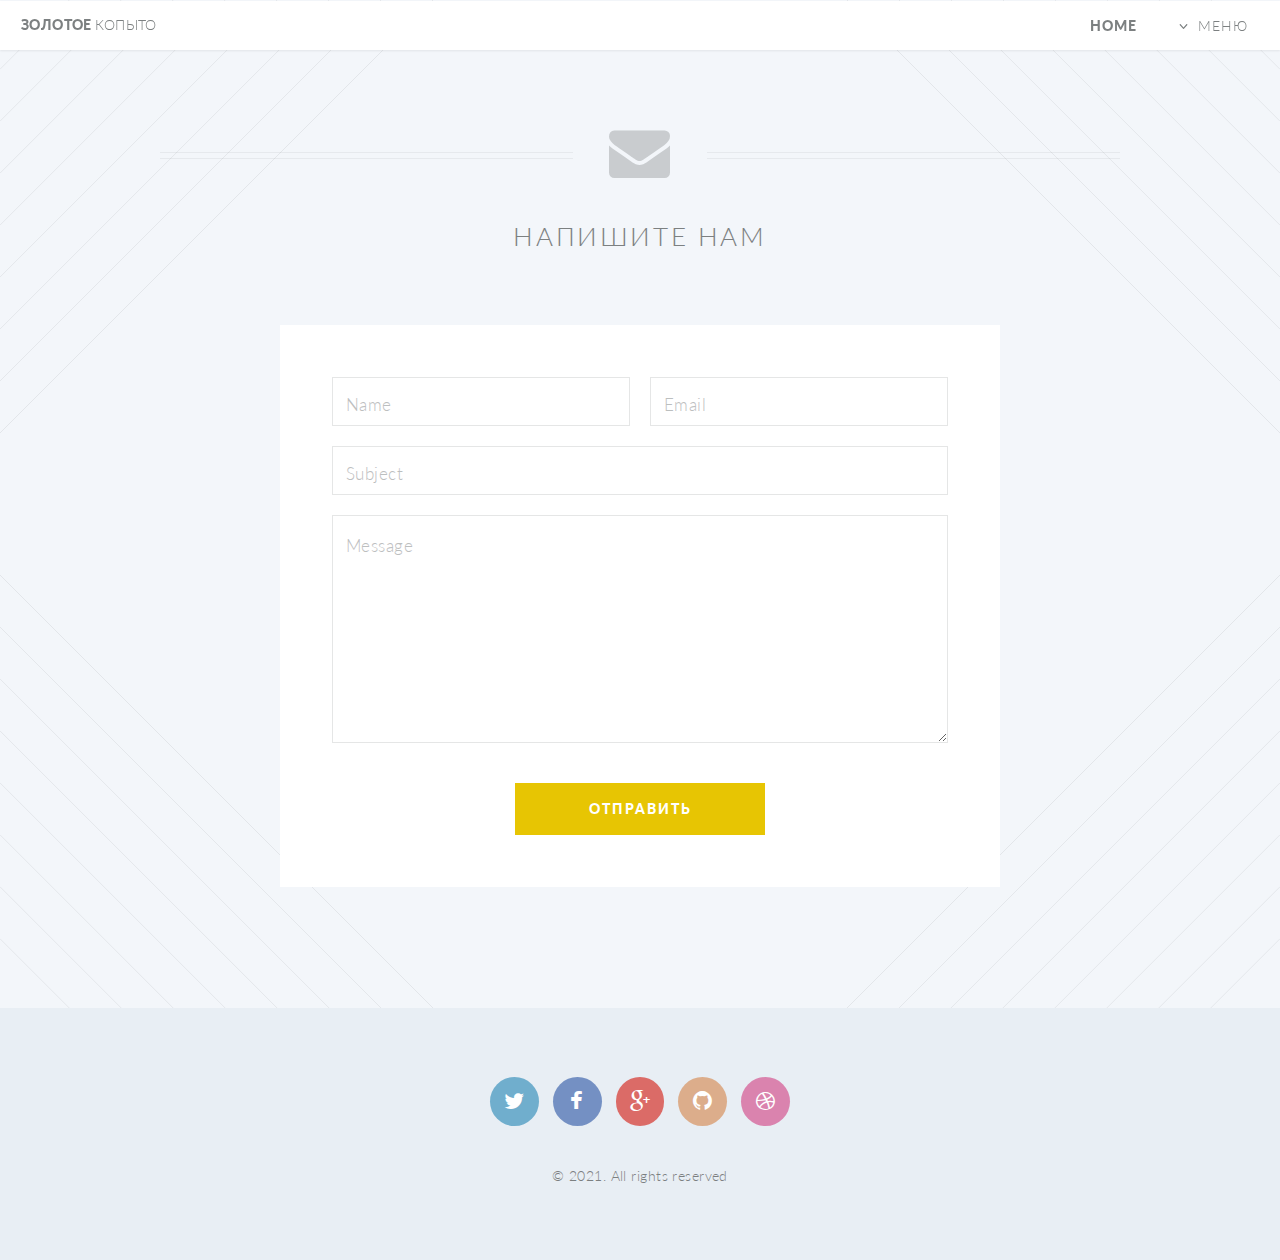
<file: contact.html>
<!DOCTYPE HTML>

<html>
	<head>
		<title>Контакты - Золотое копыто</title>
		<meta http-equiv="content-type" content="text/html; charset=utf-8" />
		<meta name="description" content="" />
		<meta name="keywords" content="" />

		<script src="js/jquery.min.js"></script>
		<script src="js/jquery.dropotron.min.js"></script>
		<script src="js/skel.min.js"></script>
		<script src="js/skel-layers.min.js"></script>
		<script src="js/init.js"></script>

	</head>
	<body class="contact loading">
	
		<!-- Header -->
			<header id="header">
				<h1 id="logo"><a href="index.html">Золотое <span>копыто</span></a></h1>
				<nav id="nav">
					<ul>
						<li class="current"><a href="index.html">Home</a></li>
						<li class="submenu">
							<a href="">Меню</a>
							<ul>
								<li><a href="about_horses.html">О лошадях</a></li>
								<li class="submenu">
									<a href="">Породы</a>
									<ul>
										<li><a href="riding_horses.html">Верховые</a></li>
										<li><a href="draft_horses.html">Упряжные</a></li>
										<li><a href="war_horses.html">Боевые</a></li>
										<li><a href="racehorses.html">Скаковые</a></li>
										<li><a href="work_horses.html">Рабочие</a></li>
										<li><a href="multiclass.html">Мультикласс</a></li>
									</ul>
								</li>
								<li><a href="care.html">Уход</a></li>
								<li><a href="workout.html">Тренировки</a></li>
								<li><a href="about_us.html">О нас</a></li>
								<li><a href="contact.html">Контакты</a></li>
								
							</ul>
						</li>

					</ul>
				</nav>
			</header>
		
		<!-- Main -->
			<article id="main">

				<header class="special container">
					<span class="icon fa-envelope"></span>
					<h2>Напишите нам</h2>
				</header>
					
				<!-- One -->
					<section class="wrapper style4 special container small">
					
						<!-- Content -->
							<div class="content">
								<form>
									<div class="row half no-collapse-1">
										<div class="6u">
											<input type="text" name="name" placeholder="Name" />
										</div>
										<div class="6u">
											<input type="text" name="email" placeholder="Email" />
										</div>
									</div>
									<div class="row half">
										<div class="12u">
											<input type="text" name="subject" placeholder="Subject" />
										</div>
									</div>
									<div class="row half">
										<div class="12u">
											<textarea name="message" placeholder="Message" rows="7"></textarea>
										</div>
									</div>
									<div class="row">
										<div class="12u">
											<ul class="buttons">
												<li><a href="#" class="button special">Отправить </a></li>
											</ul>
										</div>
									</div>
								</form>
							</div>
							
					</section>
				
			</article>

		<!-- Footer -->
			<footer id="footer">
			
				<ul class="icons">
					<li><a href="#" class="icon circle fa-twitter"><span class="label">Twitter</span></a></li>
					<li><a href="#" class="icon circle fa-facebook"><span class="label">Facebook</span></a></li>
					<li><a href="#" class="icon circle fa-google-plus"><span class="label">Google+</span></a></li>
					<li><a href="#" class="icon circle fa-github"><span class="label">Github</span></a></li>
					<li><a href="#" class="icon circle fa-dribbble"><span class="label">Dribbble</span></a></li>
				</ul>
				
				<span class="copyright">&copy; 2021. All rights reserved</span>
			
			</footer>

	</body>
</html>
</file>
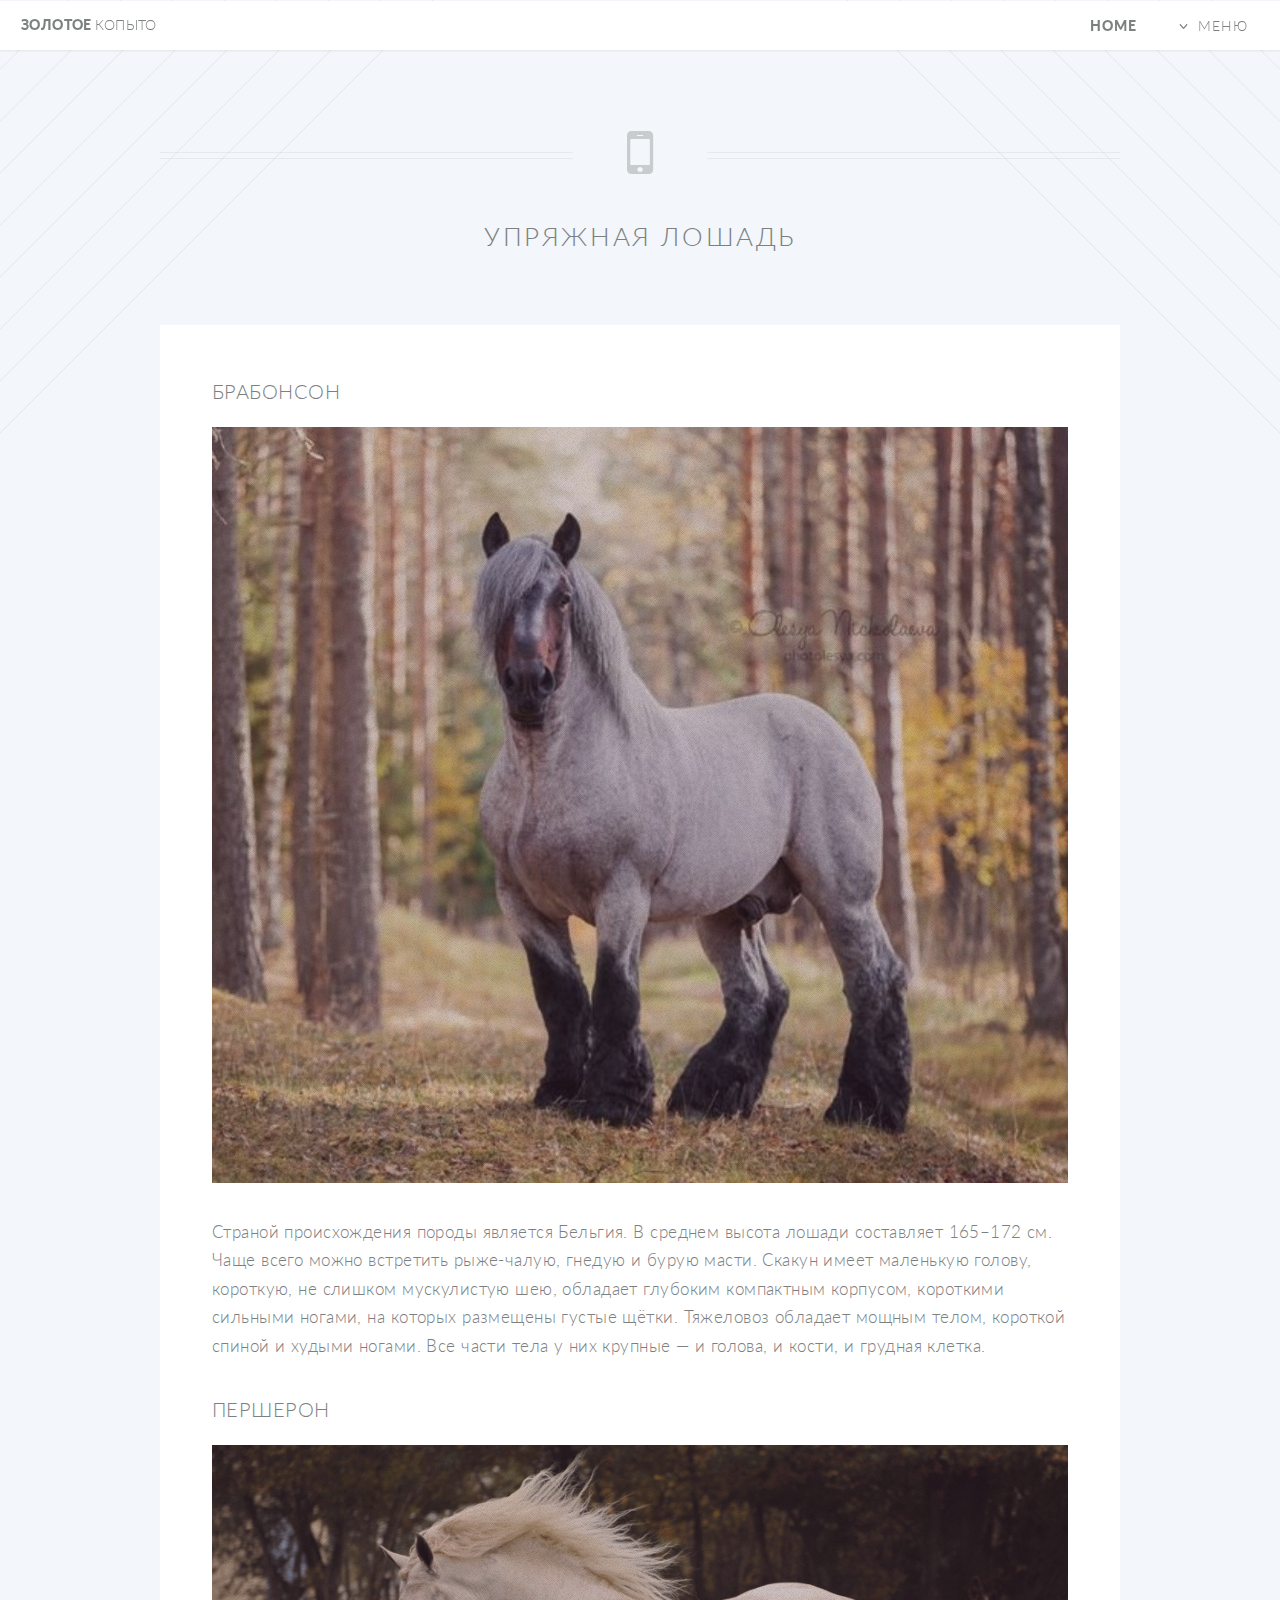
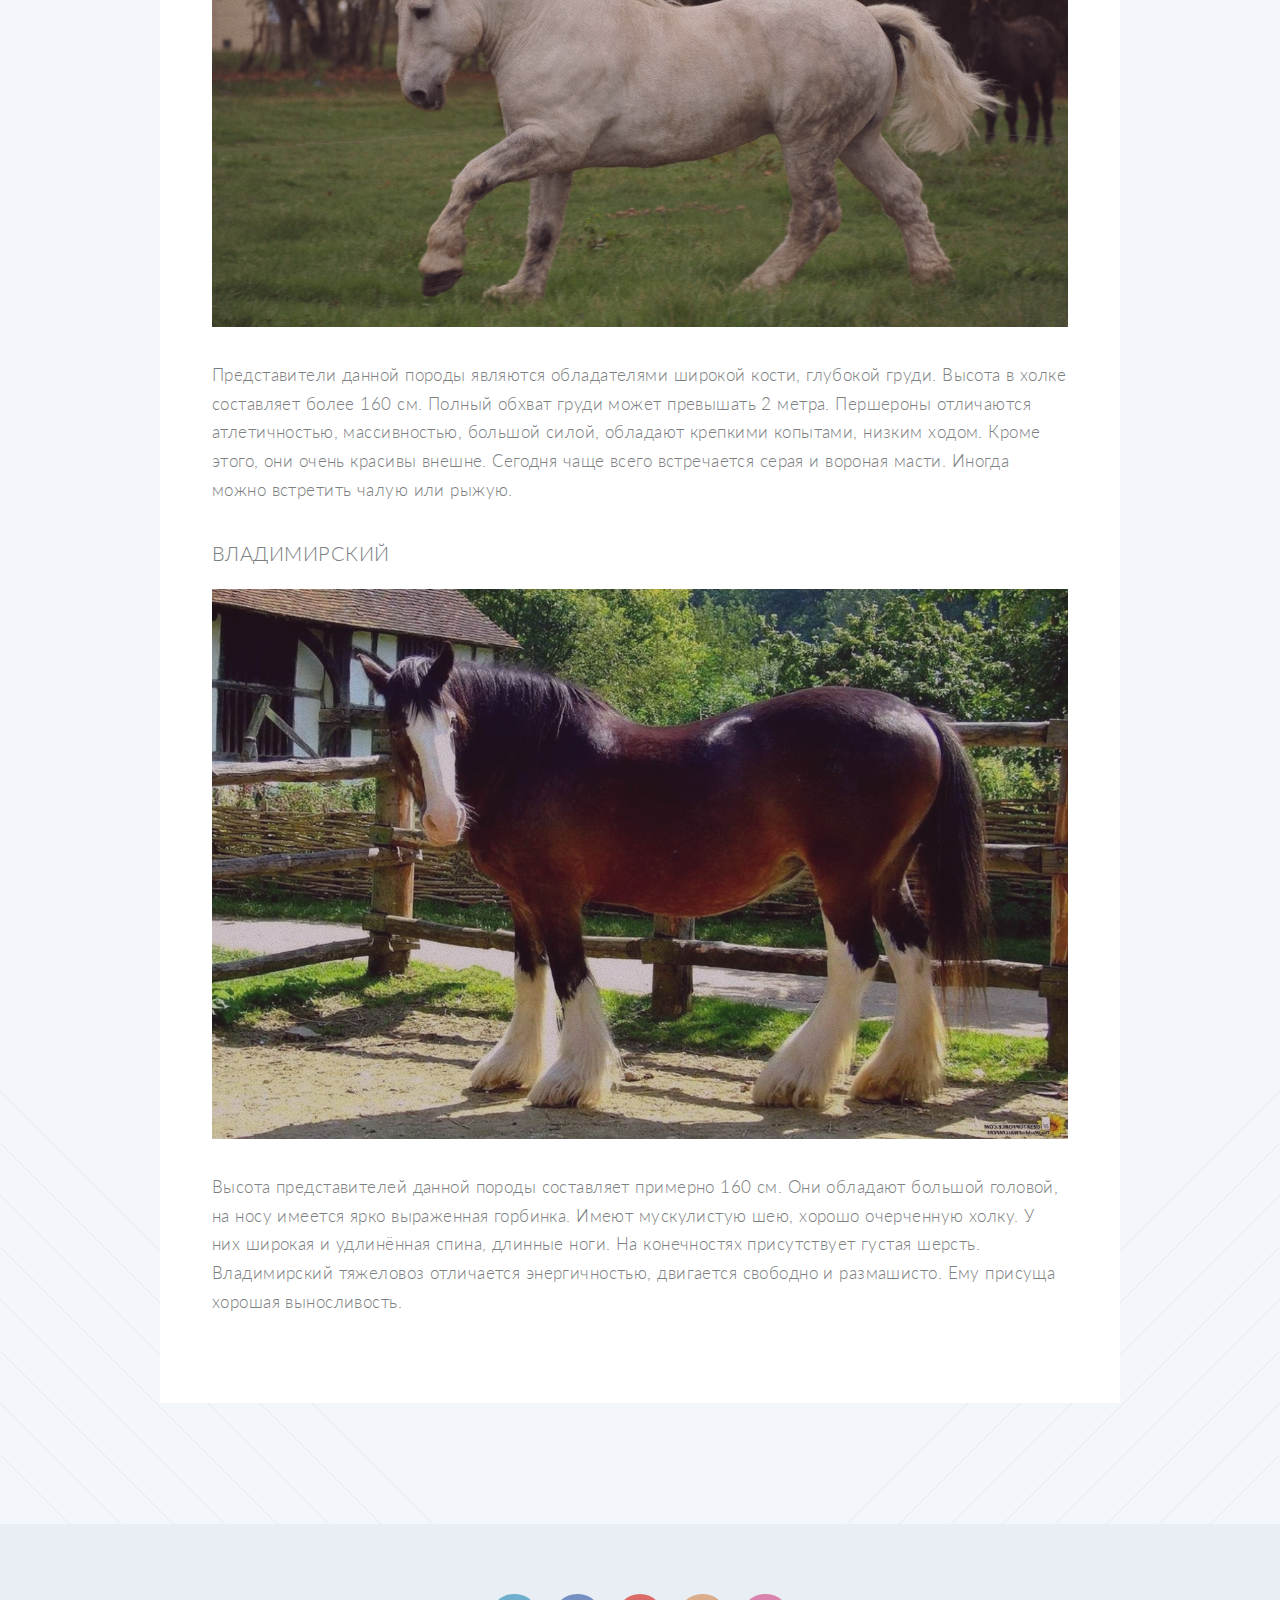
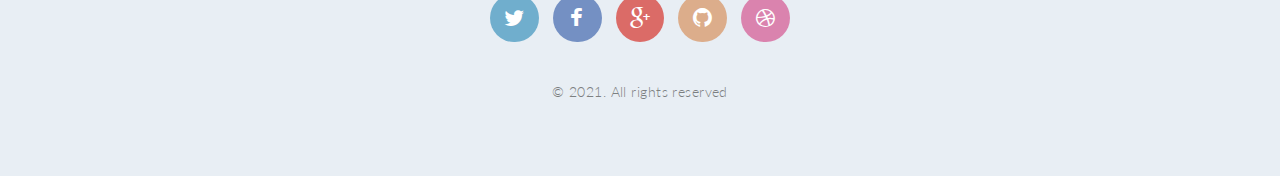
<file: draft_horses.html>
<!DOCTYPE HTML>

<html>
	<head>
		<title>Упряжная лошадь - Золотое копыто</title>
		<meta http-equiv="content-type" content="text/html; charset=utf-8" />
		<meta name="description" content="" />
		<meta name="keywords" content="" />
		<script src="js/jquery.min.js"></script>
		<script src="js/jquery.dropotron.min.js"></script>
		<script src="js/skel.min.js"></script>
		<script src="js/skel-layers.min.js"></script>
		<script src="js/init.js"></script>

	</head>
	<body class="no-sidebar loading">
	
		<!-- Header -->
			<header id="header">
				<h1 id="logo"><a href="index.html">Золотое <span>копыто</span></a></h1>
				<nav id="nav">
					<ul>
						<li class="current"><a href="index.html">Home</a></li>
						<li class="submenu">
							<a href="">Меню</a>
							<ul>
								<li><a href="about_horses.html">О лошадях</a></li>
								<li class="submenu">
									<a href="">Породы</a>
									<ul>
										<li><a href="riding_horses.html">Верховые</a></li>
										<li><a href="draft_horses.html">Упряжные</a></li>
										<li><a href="war_horses.html">Боевые</a></li>
										<li><a href="racehorses.html">Скаковые</a></li>
										<li><a href="work_horses.html">Рабочие</a></li>
										<li><a href="multiclass.html">Мультикласс</a></li>
									</ul>
								</li>
								<li><a href="care.html">Уход</a></li>
								<li><a href="workout.html">Тренировки</a></li>
								<li><a href="about_us.html">О нас</a></li>
								<li><a href="contact.html">Контакты</a></li>
								
							</ul>
						</li>
					</ul>
				</nav>
			</header>
		
		<!-- Main -->
			<article id="main">

				<header class="special container">
					<span class="icon fa-mobile"></span>
					<h2>Упряжная лошадь </h2>
				</header>
					
				<!-- One -->
					<section class="wrapper style4 container">
					
						<!-- Content -->
							<div class="content">
								<section>
									
									<header>
										<h3>Брабонсон</h3>
									</header>
									<a href="#" class="image feature"><img src="images/Брабонсон.jpg" alt="" /></a>
									<p>Страной происхождения породы является Бельгия. В среднем высота лошади составляет 165–172 см. 
										Чаще всего можно встретить рыже-чалую, гнедую и бурую масти. Скакун имеет маленькую голову, 
										короткую, не слишком мускулистую шею, обладает глубоким компактным корпусом, короткими сильными 
										ногами, на которых размещены густые щётки. Тяжеловоз обладает мощным телом, короткой спиной и 
										худыми ногами. Все части тела у них крупные — и голова, и кости, и грудная клетка.</p>
									
									<header>
										<h3>Першерон</h3>
									</header>
									<a href="#" class="image feature"><img src="images/Першерон.jpg" alt="" /></a>
									<p>Представители данной породы являются обладателями широкой кости, глубокой груди. 
										Высота в холке составляет более 160 см. Полный обхват груди может превышать 2 метра. 
										Першероны отличаются атлетичностью, массивностью, большой силой, обладают крепкими 
										копытами, низким ходом. Кроме этого, они очень красивы внешне. Сегодня чаще всего 
										встречается серая и вороная масти. Иногда можно встретить чалую или рыжую.</p>
								
									<header>
										<h3>Владимирский</h3>
									</header>
									<a href="#" class="image feature"><img src="images/Владимирский.jpeg" alt="" /></a>
									<p>Высота представителей данной породы составляет примерно 160 см. Они обладают большой 
										головой, на носу имеется ярко выраженная горбинка. Имеют мускулистую шею, хорошо очерченную 
										холку. У них широкая и удлинённая спина, длинные ноги. На конечностях присутствует густая шерсть. 
										Владимирский тяжеловоз отличается энергичностью, двигается свободно и размашисто. Ему присуща 
										хорошая выносливость.</p>
								
								</section>
							</div>
					</section>

			</article>

		<!-- Footer -->
			<footer id="footer">
			
				<ul class="icons">
					<li><a href="#" class="icon circle fa-twitter"><span class="label">Twitter</span></a></li>
					<li><a href="#" class="icon circle fa-facebook"><span class="label">Facebook</span></a></li>
					<li><a href="#" class="icon circle fa-google-plus"><span class="label">Google+</span></a></li>
					<li><a href="#" class="icon circle fa-github"><span class="label">Github</span></a></li>
					<li><a href="#" class="icon circle fa-dribbble"><span class="label">Dribbble</span></a></li>
				</ul>
				
				<span class="copyright">&copy; 2021. All rights reserved</span>
			
			</footer>

	</body>
</html>
</file>
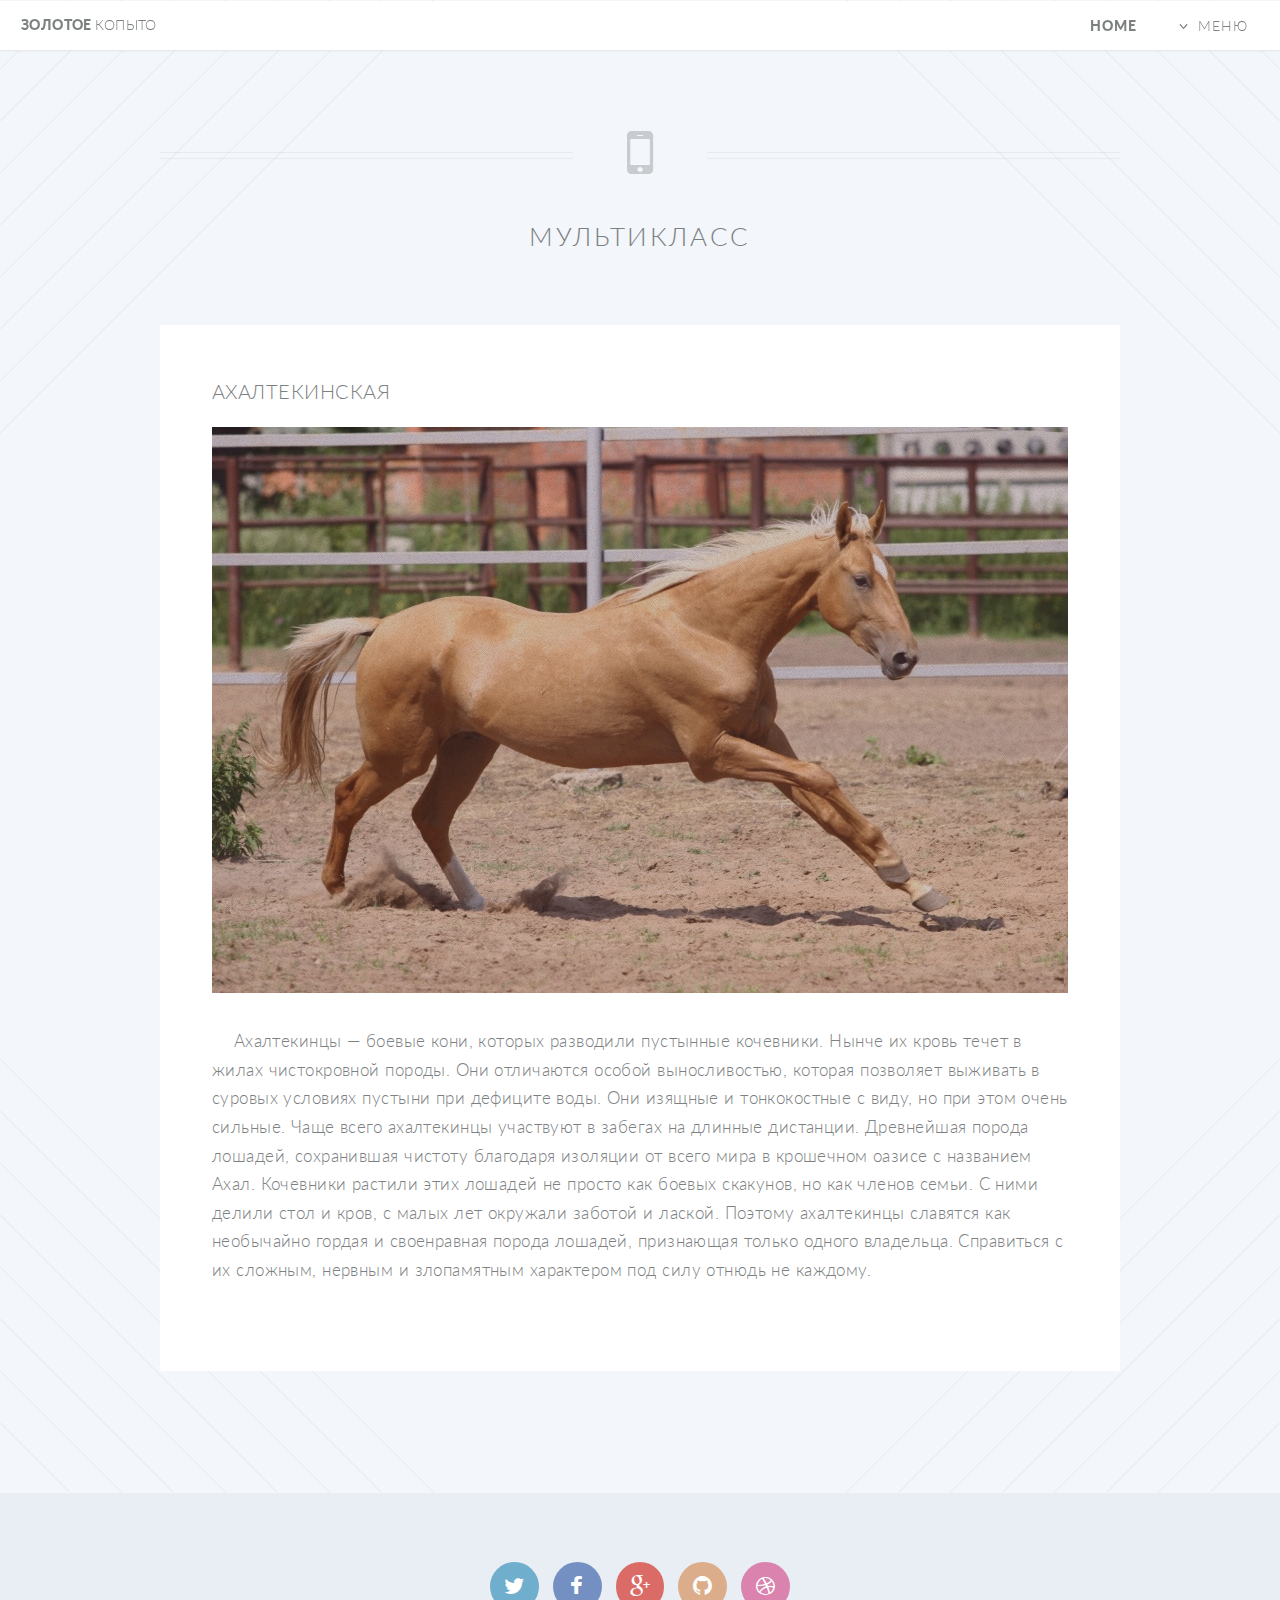
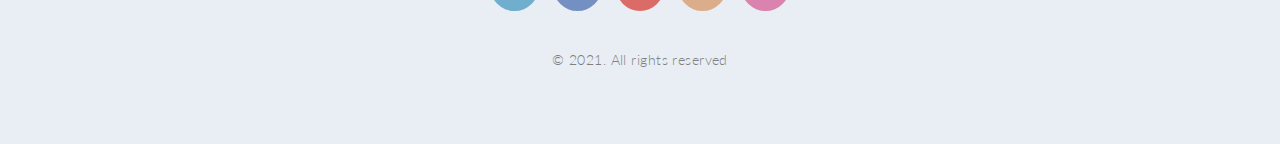
<file: multiclass.html>
<!DOCTYPE HTML>

<html>
	<head>
		<title>Мультикласс - Золотое копыто</title>
		<meta http-equiv="content-type" content="text/html; charset=utf-8" />
		<meta name="description" content="" />
		<meta name="keywords" content="" />

		<script src="js/jquery.min.js"></script>
		<script src="js/jquery.dropotron.min.js"></script>
		<script src="js/skel.min.js"></script>
		<script src="js/skel-layers.min.js"></script>
		<script src="js/init.js"></script>

	</head>
	<body class="no-sidebar loading">
	
		<!-- Header -->
			<header id="header">
				<h1 id="logo"><a href="index.html">Золотое <span>копыто</span></a></h1>
				<nav id="nav">
					<ul>
						<li class="current"><a href="index.html">Home</a></li>
						<li class="submenu">
							<a href="">Меню</a>
							<ul>
								<li><a href="about_horses.html">О лошадях</a></li>
								<li class="submenu">
									<a href="">Породы</a>
									<ul>
										<li><a href="riding_horses.html">Верховые</a></li>
										<li><a href="draft_horses.html">Упряжные</a></li>
										<li><a href="war_horses.html">Боевые</a></li>
										<li><a href="racehorses.html">Скаковые</a></li>
										<li><a href="work_horses.html">Рабочие</a></li>
										<li><a href="multiclass.html">Мультикласс</a></li>
									</ul>
								</li>
								<li><a href="care.html">Уход</a></li>
								<li><a href="workout.html">Тренировки</a></li>
								<li><a href="about_us.html">О нас</a></li>
								<li><a href="contact.html">Контакты</a></li>
								
							</ul>
						</li>

					</ul>
				</nav>
			</header>
		
		<!-- Main -->
		<article id="main">

			<header class="special container">
				<span class="icon fa-mobile"></span>
				<h2>Мультикласс</h2>
			</header>
				
			<!-- One -->
				<section class="wrapper style4 container">
				
					<!-- Content -->
					<div class="content">
						<section>
							
							<header>
								<h3>Ахалтекинская</h3>
							</header>
							<a href="https://agronomu.com/bok/6269-vse-o-andaluzskoy-porode-loshadey.html" class="image feature"><img src="images/Ахалтекинская.jpg" alt="" /></a>
							<p>&nbsp&nbsp&nbsp Ахалтекинцы — боевые кони, которых разводили пустынные кочевники. 
								Нынче их кровь течет в жилах чистокровной породы. Они отличаются особой выносливостью, 
								которая позволяет выживать в суровых условиях пустыни при дефиците воды. Они изящные и 
								тонкокостные с виду, но при этом очень сильные. Чаще всего ахалтекинцы участвуют в 
								забегах на длинные дистанции. Древнейшая порода лошадей, сохранившая чистоту благодаря 
								изоляции от всего мира в крошечном оазисе с названием Ахал. Кочевники растили этих 
								лошадей не просто как боевых скакунов, но как членов семьи. С ними делили стол и кров, 
								с малых лет окружали заботой и лаской. Поэтому ахалтекинцы славятся как необычайно гордая 
								и своенравная порода лошадей, признающая только одного владельца. Справиться с их сложным, 
								нервным и злопамятным характером под силу отнюдь не каждому.
							</p>
							
						</section>
					</div>
				</section>
				
		</article>
		<!-- Footer -->
			<footer id="footer">
			
				<ul class="icons">
					<li><a href="#" class="icon circle fa-twitter"><span class="label">Twitter</span></a></li>
					<li><a href="#" class="icon circle fa-facebook"><span class="label">Facebook</span></a></li>
					<li><a href="#" class="icon circle fa-google-plus"><span class="label">Google+</span></a></li>
					<li><a href="#" class="icon circle fa-github"><span class="label">Github</span></a></li>
					<li><a href="#" class="icon circle fa-dribbble"><span class="label">Dribbble</span></a></li>
				</ul>
				
				<span class="copyright">&copy; 2021. All rights reserved</span>
			
			</footer>

	</body>
</html>
</file>
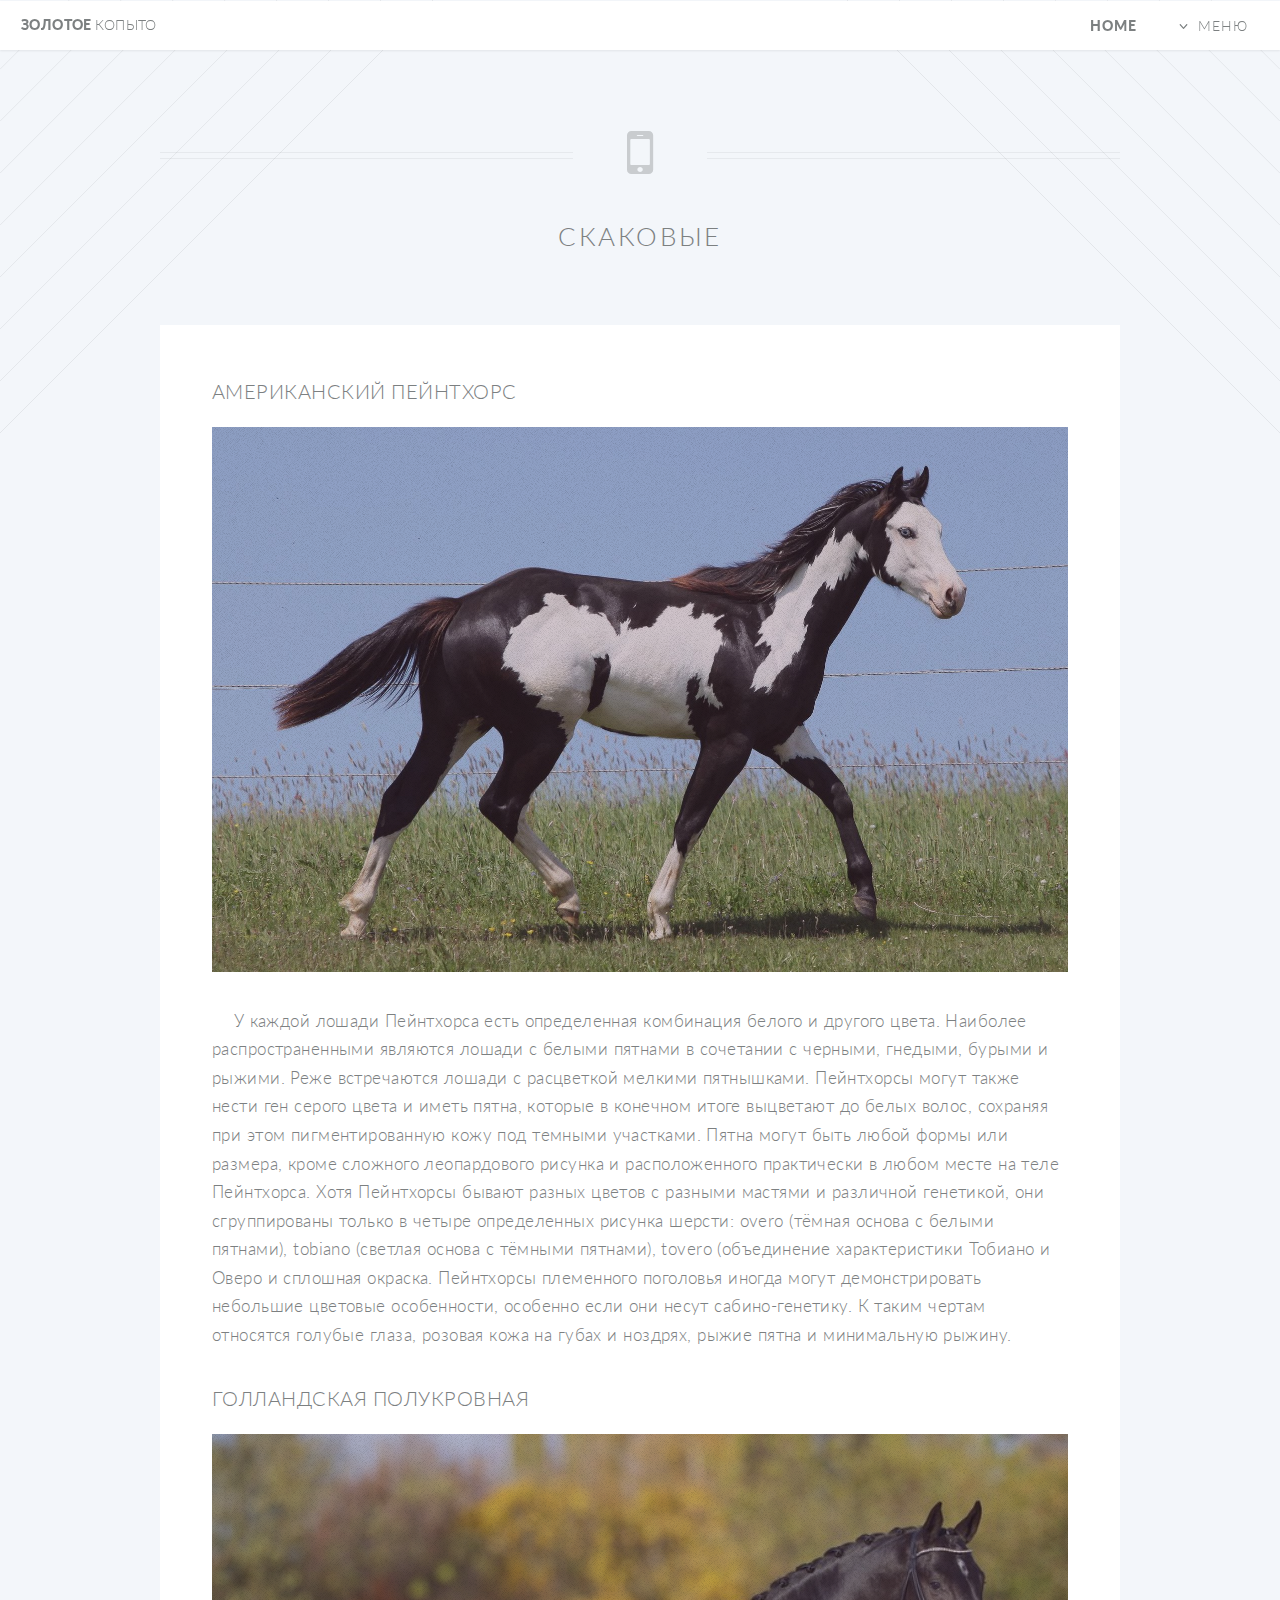
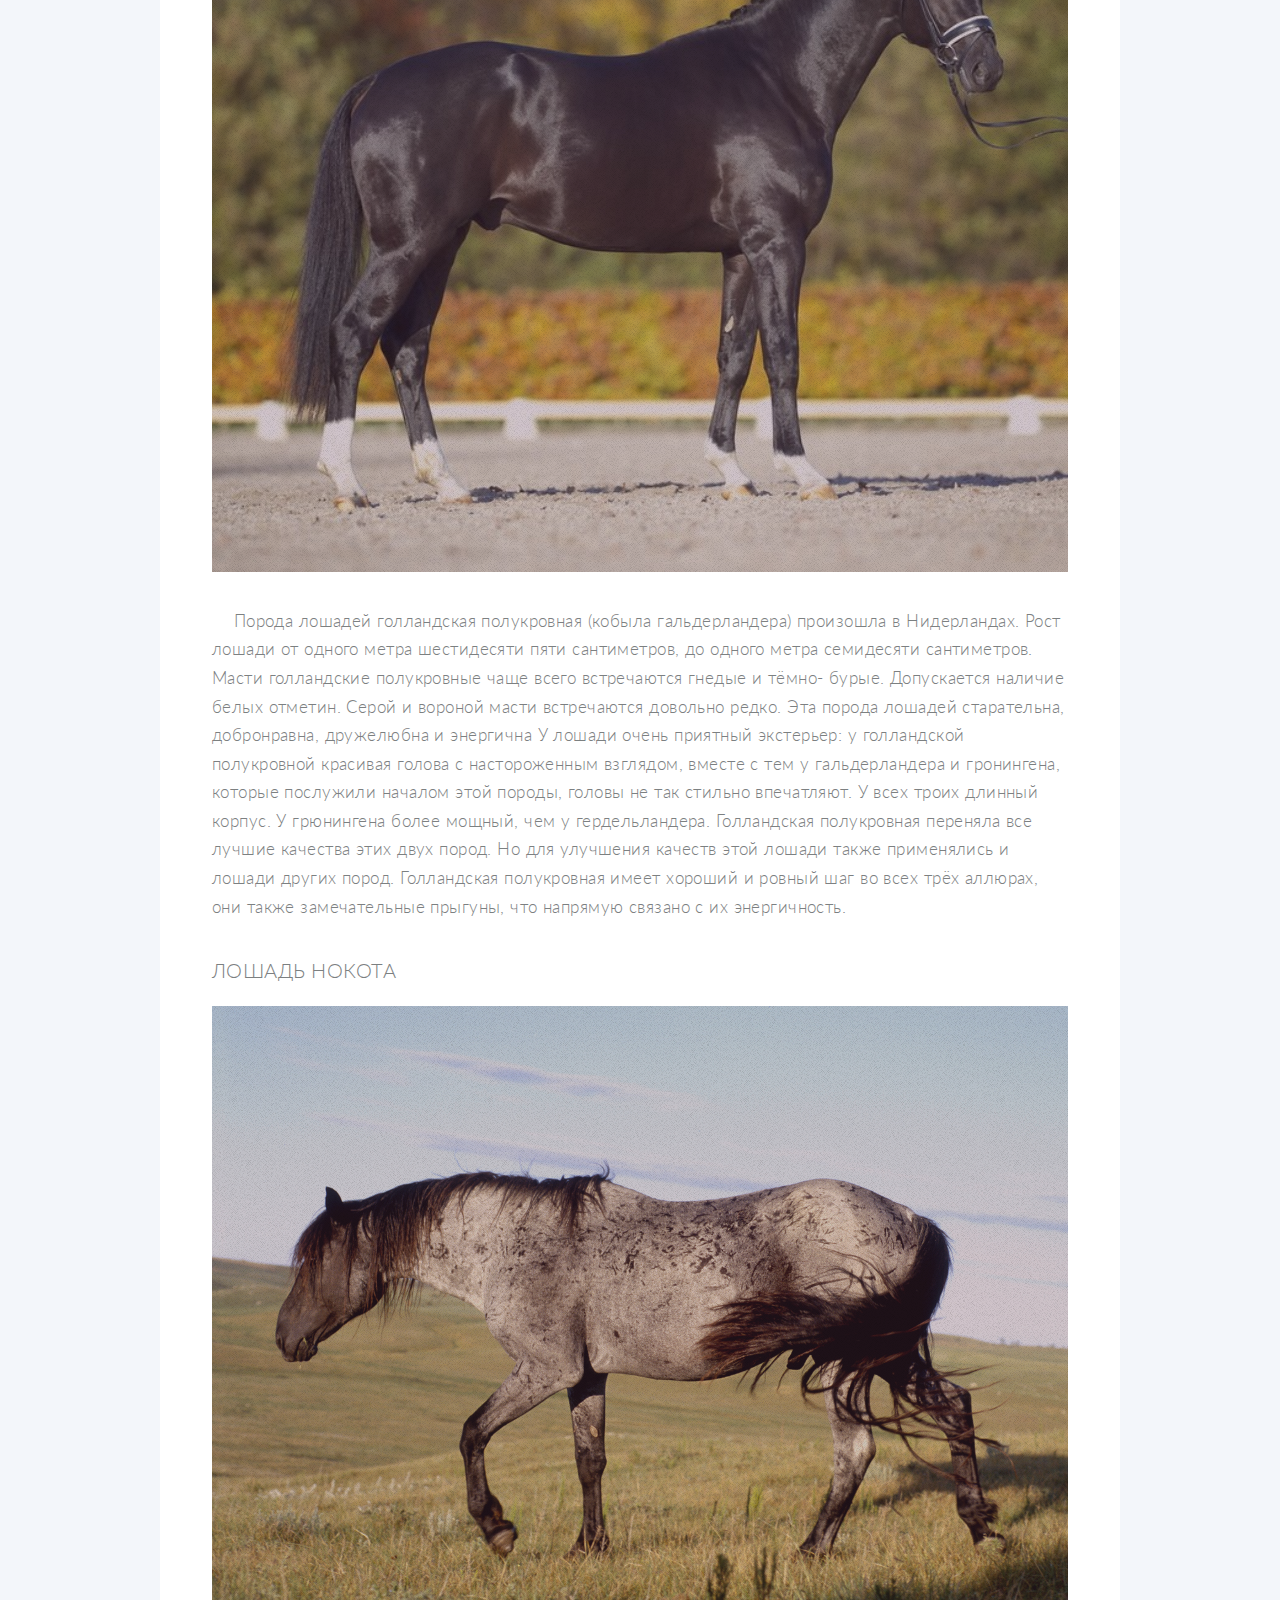
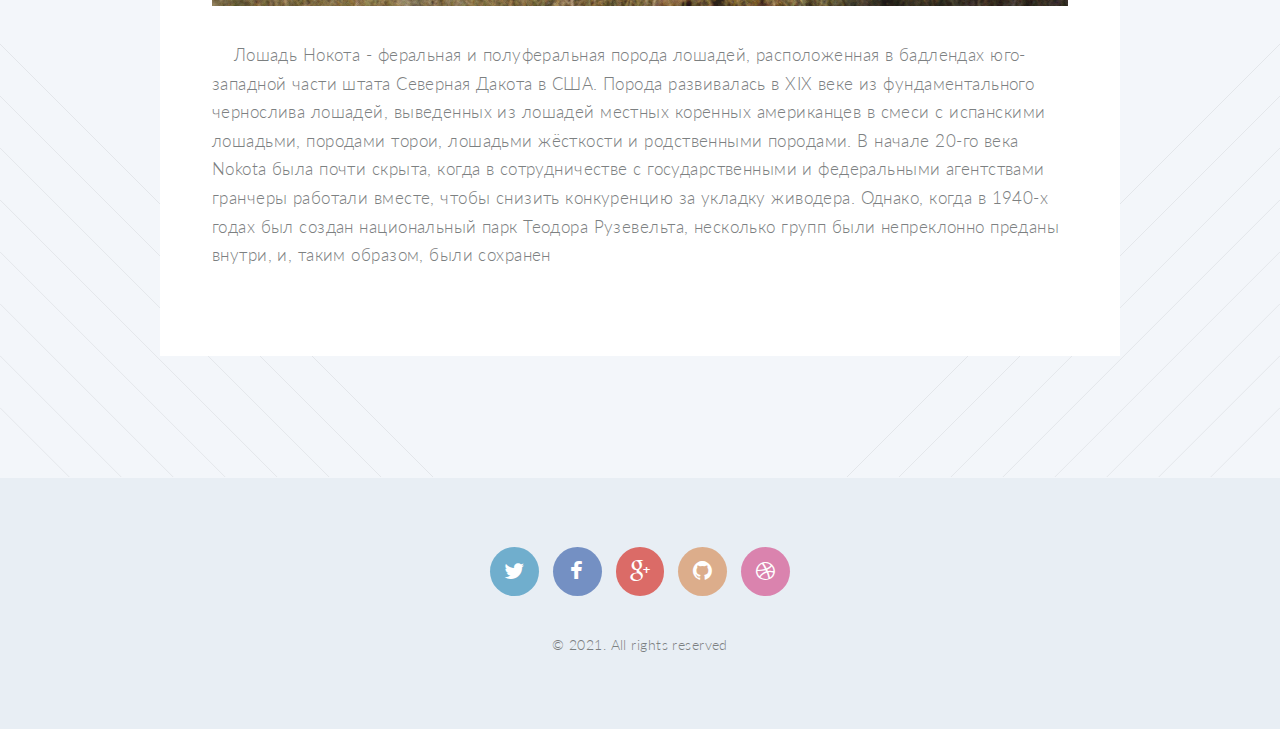
<file: racehorses.html>
<!DOCTYPE HTML>

<html>
	<head>
		<title>Скаковые - Золотое копыто</title>
		<meta http-equiv="content-type" content="text/html; charset=utf-8" />
		<meta name="description" content="" />
		<meta name="keywords" content="" />

		<script src="js/jquery.min.js"></script>
		<script src="js/jquery.dropotron.min.js"></script>
		<script src="js/skel.min.js"></script>
		<script src="js/skel-layers.min.js"></script>
		<script src="js/init.js"></script>

	</head>
	<body class="no-sidebar loading">
	
		<!-- Header -->
			<header id="header">
				<h1 id="logo"><a href="index.html">Золотое <span>копыто</span></a></h1>
				<nav id="nav">
					<ul>
						<li class="current"><a href="index.html">Home</a></li>
						<li class="submenu">
							<a href="">Меню</a>
							<ul>
								<li><a href="about_horses.html">О лошадях</a></li>
								<li class="submenu">
									<a href="">Породы</a>
									<ul>
										<li><a href="riding_horses.html">Верховые</a></li>
										<li><a href="draft_horses.html">Упряжные</a></li>
										<li><a href="war_horses.html">Боевые</a></li>
										<li><a href="racehorses.html">Скаковые</a></li>
										<li><a href="work_horses.html">Рабочие</a></li>
										<li><a href="multiclass.html">Мультикласс</a></li>
									</ul>
								</li>
								<li><a href="care.html">Уход</a></li>
								<li><a href="workout.html">Тренировки</a></li>
								<li><a href="about_us.html">О нас</a></li>
								<li><a href="contact.html">Контакты</a></li>
								
							</ul>
						</li>

					</ul>
				</nav>
			</header>
		
		<!-- Main -->
		<article id="main">

			<header class="special container">
				<span class="icon fa-mobile"></span>
				<h2>Скаковые</h2>
			</header>
				
			<!-- One -->
				<section class="wrapper style4 container">
				
					<!-- Content -->
					<div class="content">
						<section>
							
							<header>
								<h3>Американский пейнтхорс</h3>
							</header>
							<a href="#" class="image feature"><img src="images/Американский пейнтхорс.jpg" alt="" /></a>
							<p>&nbsp&nbsp&nbsp У каждой лошади Пейнтхорса есть определенная комбинация белого и другого цвета. 
								Наиболее распространенными являются лошади с белыми пятнами в сочетании с 
								черными, гнедыми, бурыми и рыжими. Реже встречаются лошади с расцветкой мелкими 
								пятнышками. Пейнтхорсы могут также нести ген серого цвета и иметь пятна, которые 
								в конечном итоге выцветают до белых волос, сохраняя при этом пигментированную кожу 
								под темными участками. Пятна могут быть любой формы или размера, кроме сложного 
								леопардового рисунка и расположенного практически в любом месте на теле Пейнтхорса. 
								Хотя Пейнтхорсы бывают разных цветов с разными мастями и различной генетикой, они 
								сгруппированы только в четыре определенных рисунка шерсти: overo (тёмная основа с 
								белыми пятнами), tobiano (светлая основа с тёмными пятнами), tovero (объединение 
								характеристики Тобиано и Оверо и сплошная окраска. Пейнтхорсы племенного поголовья 
								иногда могут демонстрировать небольшие цветовые особенности, особенно если они несут 
								сабино-генетику. К таким чертам относятся голубые глаза, розовая кожа на губах и ноздрях, 
								рыжие пятна и минимальную рыжину.</p>
							  
							<header>
								<h3>Голландская полукровная</h3>
							</header>
							<a href="#" class="image feature"><img src="images/Голландская полукровка.jpg" alt="" /></a>
							<p>&nbsp&nbsp&nbsp Порода лошадей голландская полукровная (кобыла гальдерландера) произошла 
								в Нидерландах. Рост лошади от одного метра шестидесяти пяти сантиметров, до одного метра 
								семидесяти сантиметров. Масти голландские полукровные чаще всего встречаются гнедые и 
								тёмно- бурые. Допускается наличие белых отметин. Серой и вороной масти встречаются 
								довольно редко. Эта порода лошадей старательна, добронравна, дружелюбна и энергична	
								У лошади очень приятный экстерьер: у голландской полукровной красивая голова с настороженным 
								взглядом, вместе с тем у гальдерландера и гронингена, которые послужили началом этой породы, 
								головы не так стильно впечатляют. У всех троих длинный корпус. У грюнингена более мощный, 
								чем у гердельландера. Голландская полукровная переняла все лучшие качества этих двух пород. 
								Но для улучшения качеств этой лошади также применялись и лошади других пород. Голландская 
								полукровная имеет хороший и ровный шаг во всех трёх аллюрах, они также замечательные 
								прыгуны, что напрямую связано с их энергичность.</p>         
							
							   <header>
								<h3>Лошадь Нокота</h3>
							   </header>
							   <a href="#" class="image feature"><img src="images/Нокота.png" alt="" /></a>
							   <p>&nbsp&nbsp&nbsp Лошадь Нокота - феральная и полуферальная порода лошадей, расположенная в бадлендах 
								   юго-западной части штата Северная Дакота в США. Порода развивалась в XIX веке из фундаментального 
								   чернослива лошадей, выведенных из лошадей местных коренных американцев в смеси с испанскими 
								   лошадьми, породами торои, лошадьми жёсткости и родственными породами. В начале 20-го века 
								   Nokota была почти скрыта, когда в сотрудничестве с государственными и федеральными агентствами 
								   гранчеры работали вместе, чтобы снизить конкуренцию за укладку живодера. Однако, когда в 1940-х 
								   годах был создан национальный парк Теодора Рузевельта, несколько групп были непреклонно преданы 
								   внутри, и, таким образом, были сохранен</p> 
							
						</section>
					</div>
				</section>
				
		</article>

		<!-- Footer -->
			<footer id="footer">
			
				<ul class="icons">
					<li><a href="#" class="icon circle fa-twitter"><span class="label">Twitter</span></a></li>
					<li><a href="#" class="icon circle fa-facebook"><span class="label">Facebook</span></a></li>
					<li><a href="#" class="icon circle fa-google-plus"><span class="label">Google+</span></a></li>
					<li><a href="#" class="icon circle fa-github"><span class="label">Github</span></a></li>
					<li><a href="#" class="icon circle fa-dribbble"><span class="label">Dribbble</span></a></li>
				</ul>
				
				<span class="copyright">&copy; 2021. All rights reserved</span>
			
			</footer>

	</body>
</html>
</file>
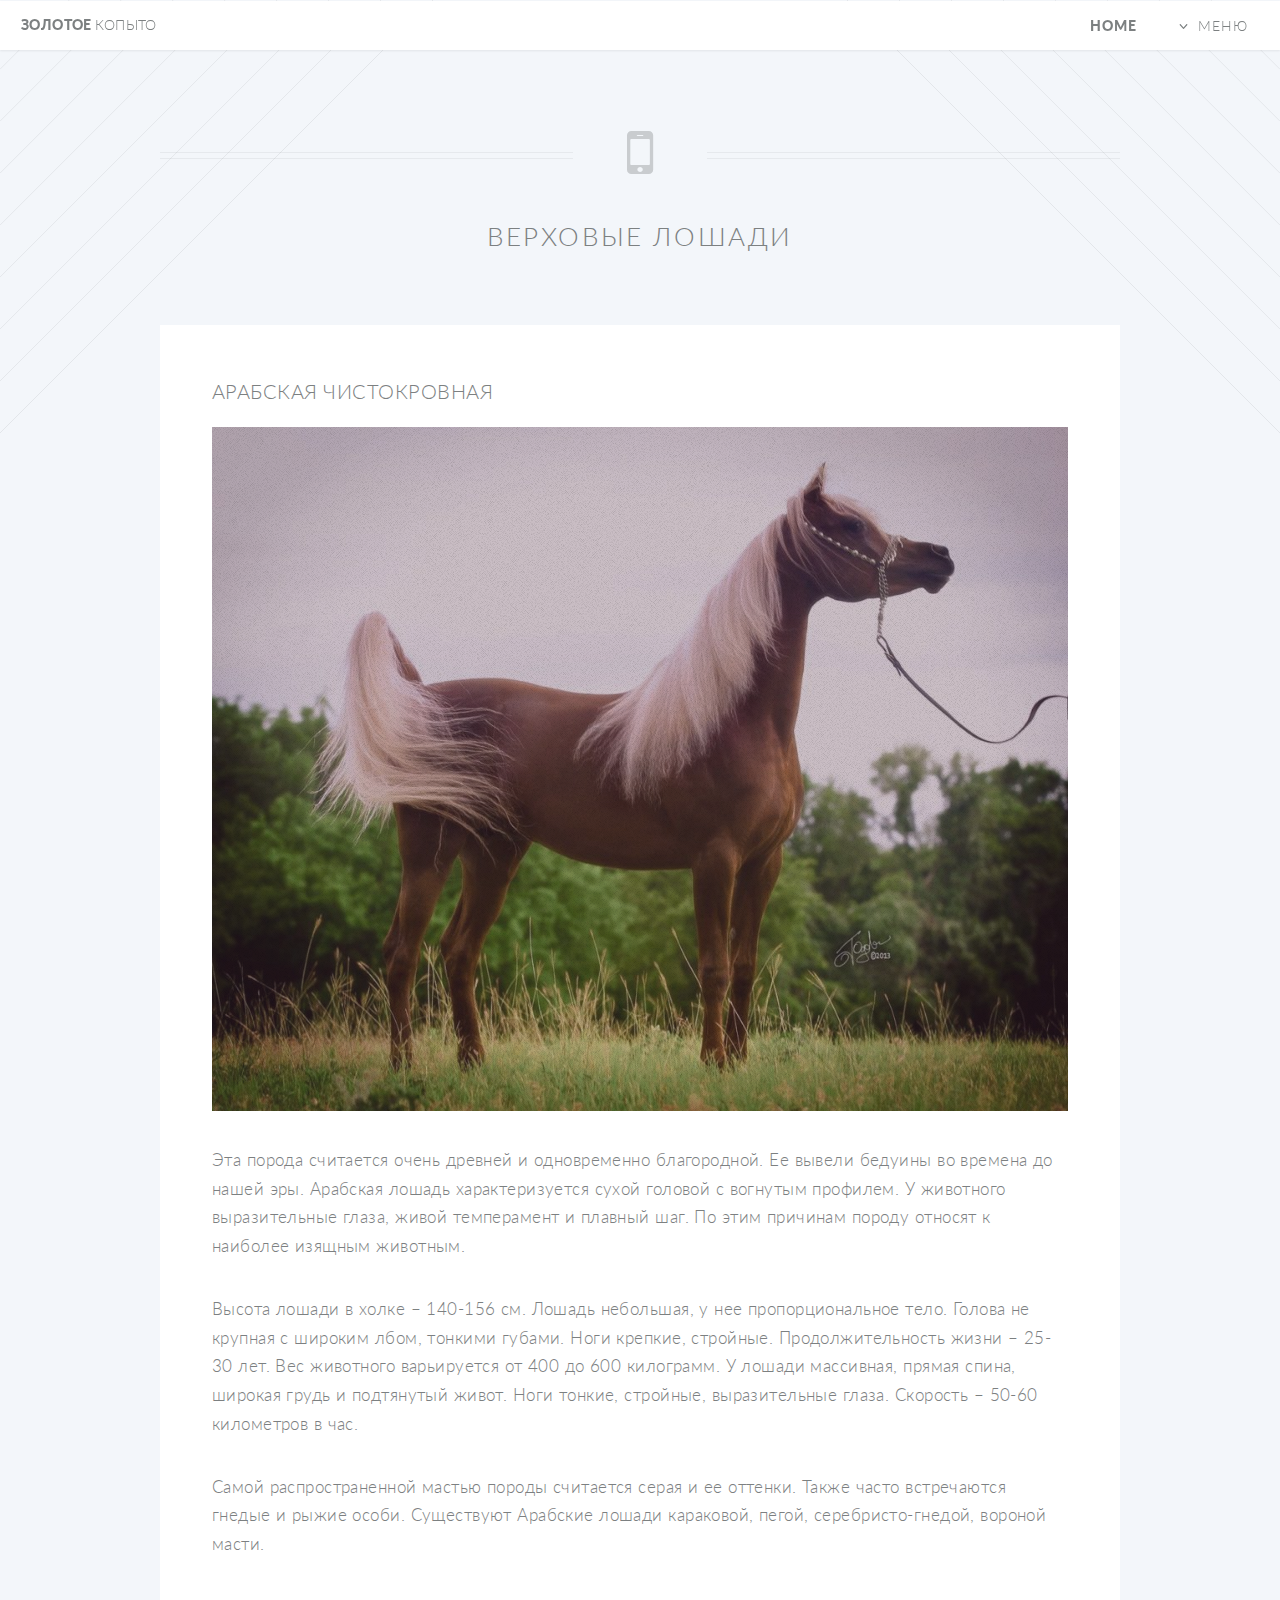
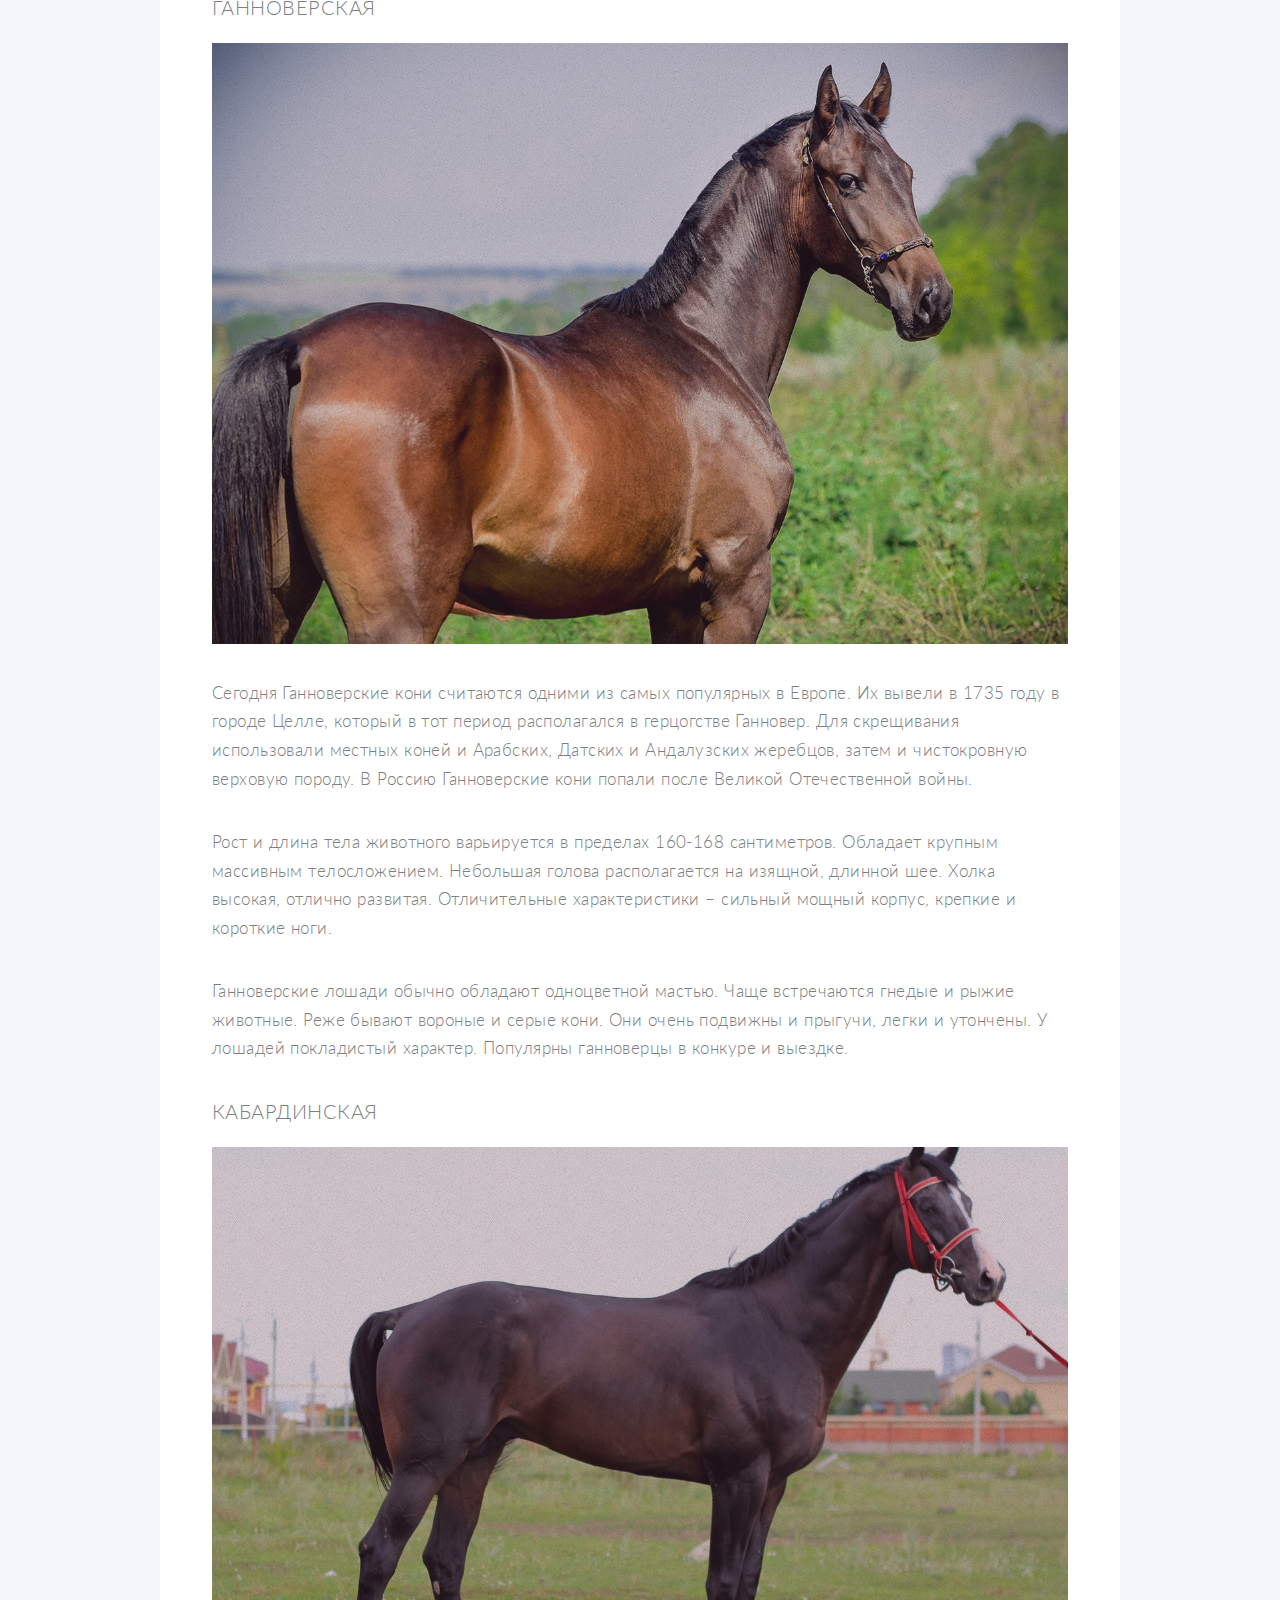
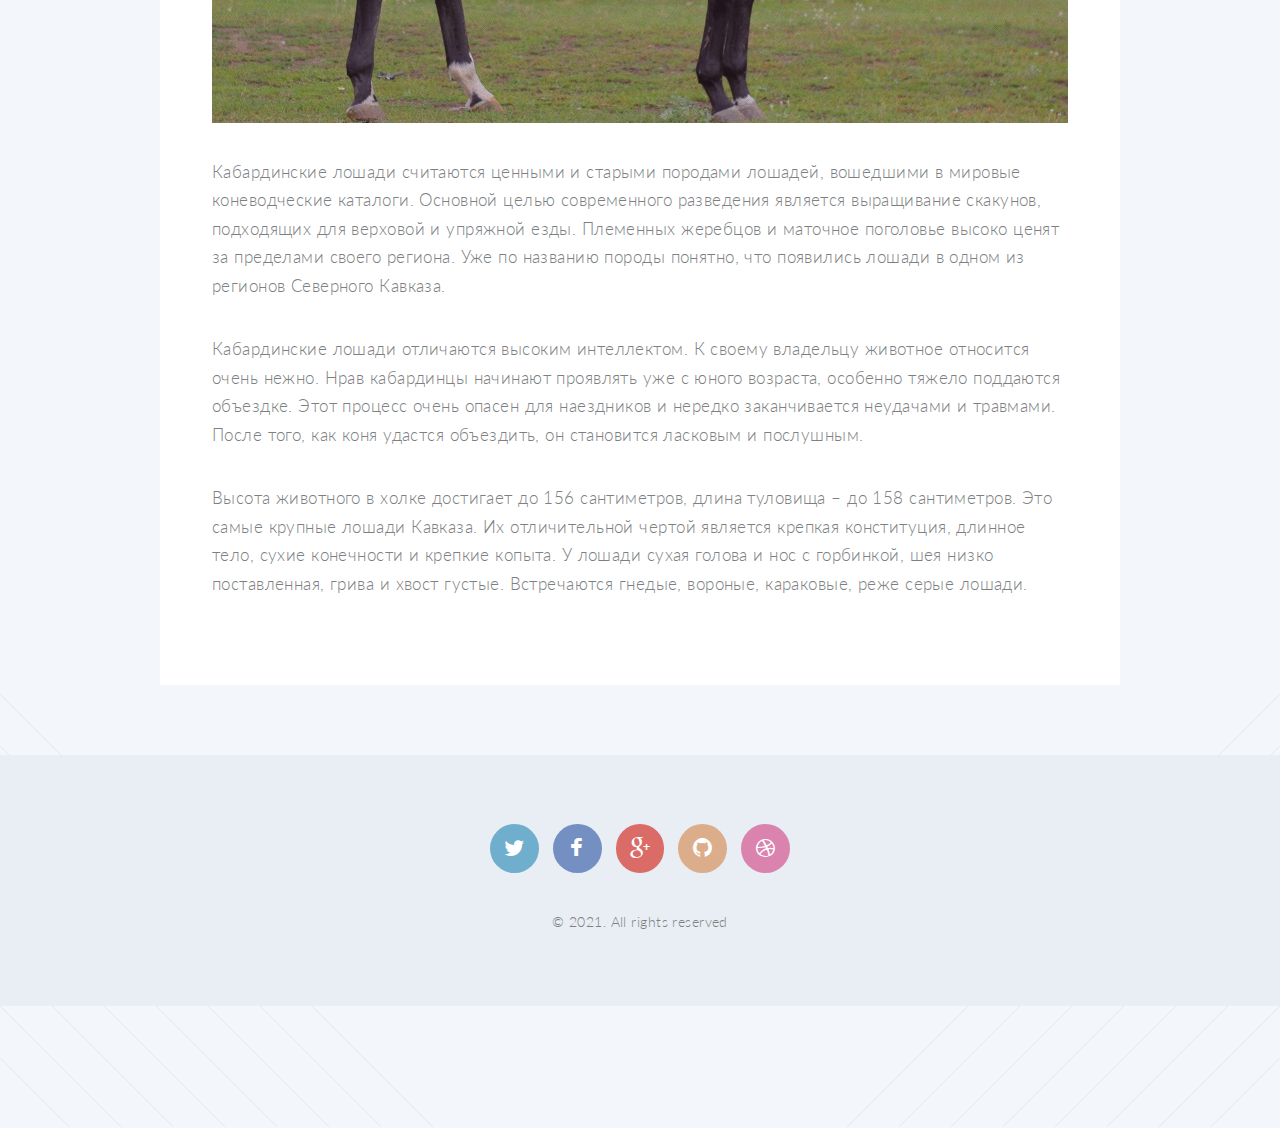
<file: riding_horses.html>
<!DOCTYPE HTML>

<html>
	<head>
		<title>Верховые - Золотое копыто</title>
		<meta http-equiv="content-type" content="text/html; charset=utf-8" />
		<meta name="description" content="" />
		<meta name="keywords" content="" />

		<script src="js/jquery.min.js"></script>
		<script src="js/jquery.dropotron.min.js"></script>
		<script src="js/skel.min.js"></script>
		<script src="js/skel-layers.min.js"></script>
		<script src="js/init.js"></script>

	</head>
	<body class="no-sidebar loading">
	
		<!-- Header -->
			<header id="header">
				<h1 id="logo"><a href="index.html">Золотое <span>копыто</span></a></h1>
				<nav id="nav">
					<ul>
						<li class="current"><a href="index.html">Home</a></li>
						<li class="submenu">
							<a href="">Меню</a>
							<ul>
								<li><a href="about_horses.html">О лошадях</a></li>
								<li class="submenu">
									<a href="">Породы</a>
									<ul>
										<li><a href="riding_horses.html">Верховые</a></li>
										<li><a href="draft_horses.html">Упряжные</a></li>
										<li><a href="war_horses.html">Боевые</a></li>
										<li><a href="racehorses.html">Скаковые</a></li>
										<li><a href="work_horses.html">Рабочие</a></li>
										<li><a href="multiclass.html">Мультикласс</a></li>
									</ul>
								</li>
								<li><a href="care.html">Уход</a></li>
								<li><a href="workout.html">Тренировки</a></li>
								<li><a href="about_us.html">О нас</a></li>
								<li><a href="contact.html">Контакты</a></li>
								
							</ul>
						</li>

					</ul>
				</nav>
			</header>
		
		<!-- Main -->
			<article id="main">

				<header class="special container">
					<span class="icon fa-mobile"></span>
					<h2>Верховые лошади</h2>
				</header>
					
				<!-- One -->
					<section class="wrapper style4 container">
					
						<!-- Content -->
							<div class="content">
								<section>									
									<header>
										<h3 >Арабская чистокровная</h3>
									</header>
									<a href="#" class="image feature"><img src="images/Арабская чистокровная.jpg" alt="" /></a>
									<p>Эта порода считается очень древней и одновременно благородной. Ее вывели бедуины во времена до нашей эры. Арабская лошадь характеризуется сухой головой с вогнутым профилем. У животного выразительные глаза, живой темперамент и плавный шаг. По этим причинам породу относят к наиболее изящным животным.</p>
									<p>Высота лошади в холке – 140-156 см. Лошадь небольшая, у нее пропорциональное тело. Голова не крупная с широким лбом, тонкими губами. Ноги крепкие, стройные. Продолжительность жизни – 25-30 лет. Вес животного варьируется от 400 до 600 килограмм. У лошади массивная, прямая спина, широкая грудь и подтянутый живот. Ноги тонкие, стройные, выразительные глаза. Скорость – 50-60 километров в час.</p>
									<p>Самой распространенной мастью породы считается серая и ее оттенки. Также часто встречаются гнедые и рыжие особи. Существуют Арабские лошади караковой, пегой, серебристо-гнедой, вороной масти.</p>
									<header>
										<h3 >Ганноверская</h3>
									</header>
									<a href="#" class="image feature"><img src="images/Ганноверская.jpg" alt="" /></a>
									<p>Сегодня Ганноверские кони считаются одними из самых популярных в Европе. Их вывели в 1735 году в городе Целле, который в тот период располагался в герцогстве Ганновер. Для скрещивания использовали местных коней и Арабских, Датских и Андалузских жеребцов, затем и чистокровную верховую породу. В Россию Ганноверские кони попали после Великой Отечественной войны.</p>								
									<p> Рост и длина тела животного варьируется в пределах 160-168 сантиметров. Обладает крупным массивным телосложением. Небольшая голова располагается на изящной, длинной шее. Холка высокая, отлично развитая. Отличительные характеристики – сильный мощный корпус, крепкие и короткие ноги.</p>										
									<p> Ганноверские лошади обычно обладают одноцветной мастью. Чаще встречаются гнедые и рыжие животные. Реже бывают вороные и серые кони. Они очень подвижны и прыгучи, легки и утончены. У лошадей покладистый характер. Популярны ганноверцы в конкуре и выездке.</p>							
									<header>
										<h3 >Кабардинская</h3>
									</header>
									<a href="#" class="image feature"><img src="images/Кабардинская.jpg" alt="" /></a>
									<p>Кабардинские лошади считаются ценными и старыми породами лошадей, вошедшими в мировые коневодческие каталоги. Основной целью современного разведения является выращивание скакунов, подходящих для верховой и упряжной езды. Племенных жеребцов и маточное поголовье высоко ценят за пределами своего региона. Уже по названию породы понятно, что появились лошади в одном из регионов Северного Кавказа.</p>
									<p>Кабардинские лошади отличаются высоким интеллектом. К своему владельцу животное относится очень нежно. Нрав кабардинцы начинают проявлять уже с юного возраста, особенно тяжело поддаются объездке. Этот процесс очень опасен для наездников и нередко заканчивается неудачами и травмами. После того, как коня удастся объездить, он становится ласковым и послушным.</p>										
									<p>Высота животного в холке достигает до 156 сантиметров, длина туловища – до 158 сантиметров. Это самые крупные лошади Кавказа. Их отличительной чертой является крепкая конституция, длинное тело, сухие конечности и крепкие копыта. У лошади сухая голова и нос с горбинкой, шея низко поставленная, грива и хвост густые. Встречаются гнедые, вороные, караковые, реже серые лошади.</p>							
								
								</section>
							</div>

					</section>

			
			<footer id="footer">
			
				<ul class="icons">
					<li><a href="#" class="icon circle fa-twitter"><span class="label">Twitter</span></a></li>
					<li><a href="#" class="icon circle fa-facebook"><span class="label">Facebook</span></a></li>
					<li><a href="#" class="icon circle fa-google-plus"><span class="label">Google+</span></a></li>
					<li><a href="#" class="icon circle fa-github"><span class="label">Github</span></a></li>
					<li><a href="#" class="icon circle fa-dribbble"><span class="label">Dribbble</span></a></li>
				</ul>
				
				<span class="copyright">&copy; 2021. All rights reserved</span>
			
			</footer>

	</body>
</html>
</file>
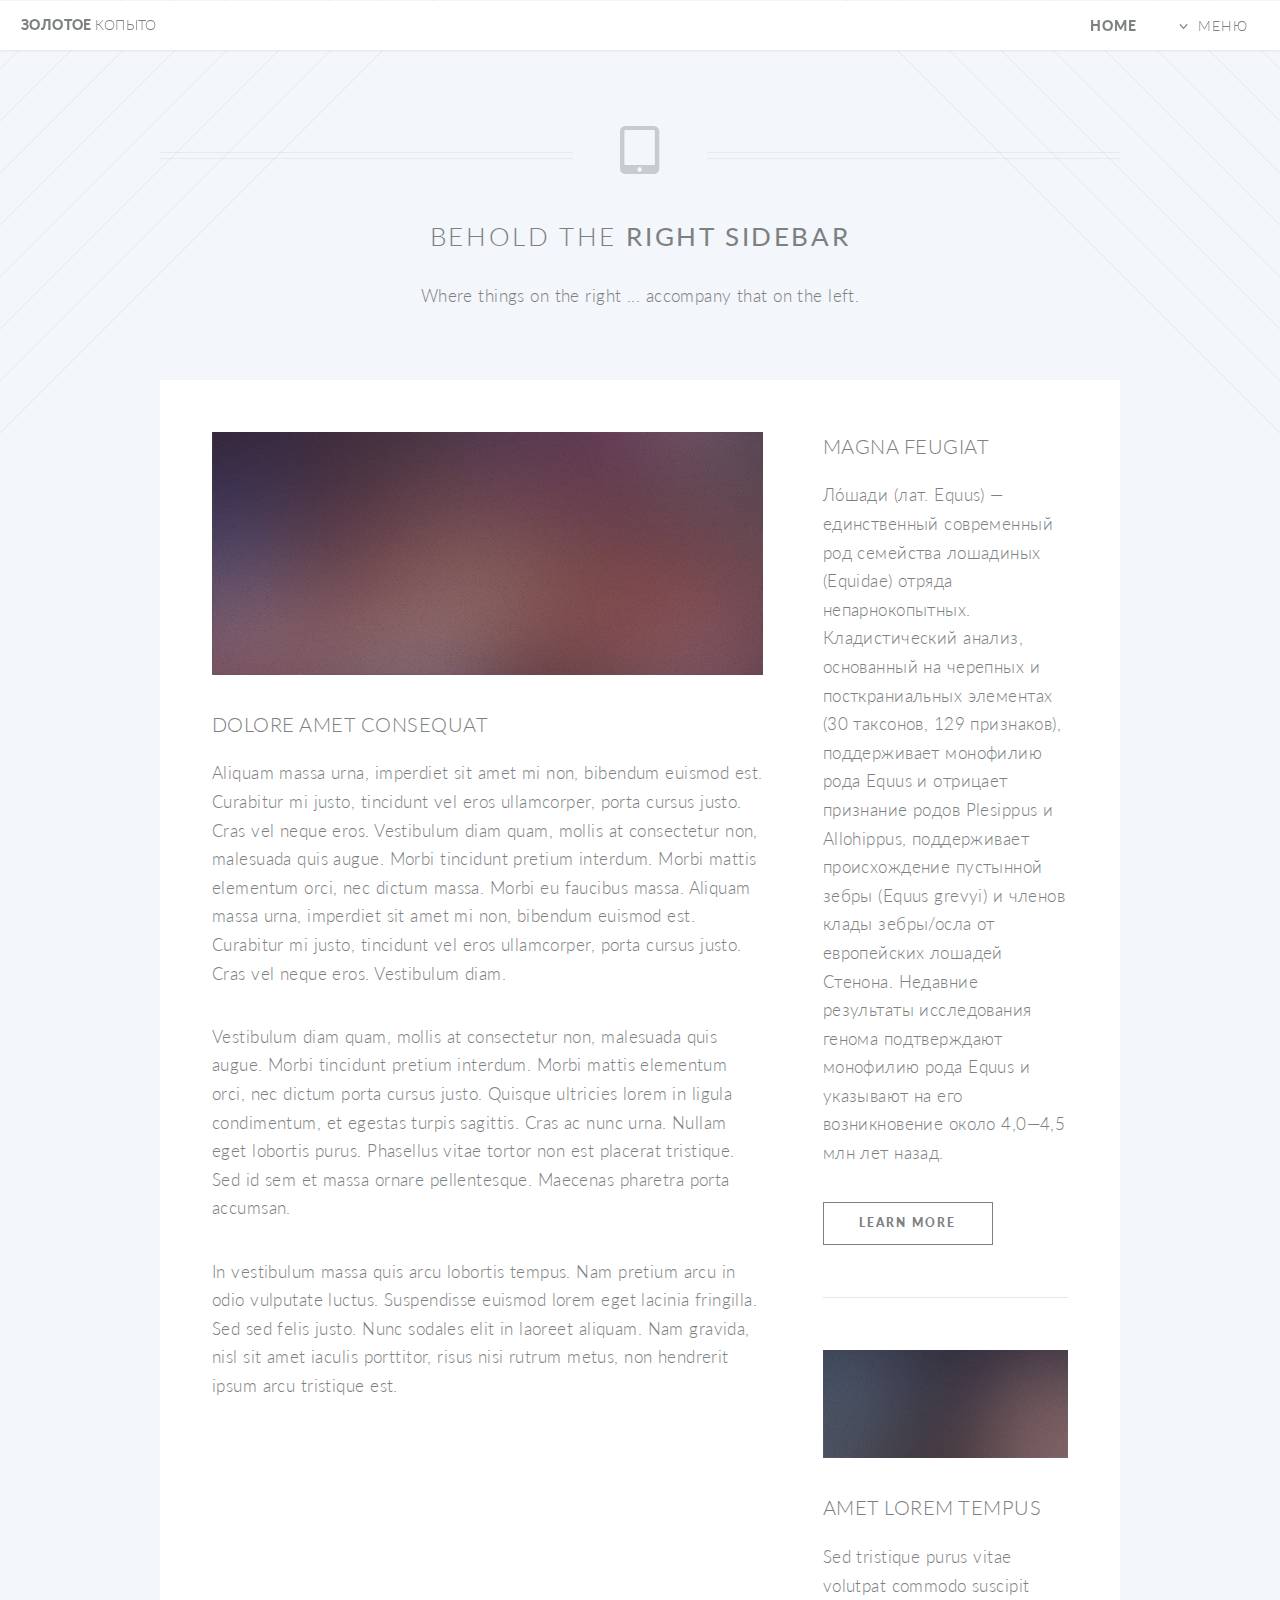
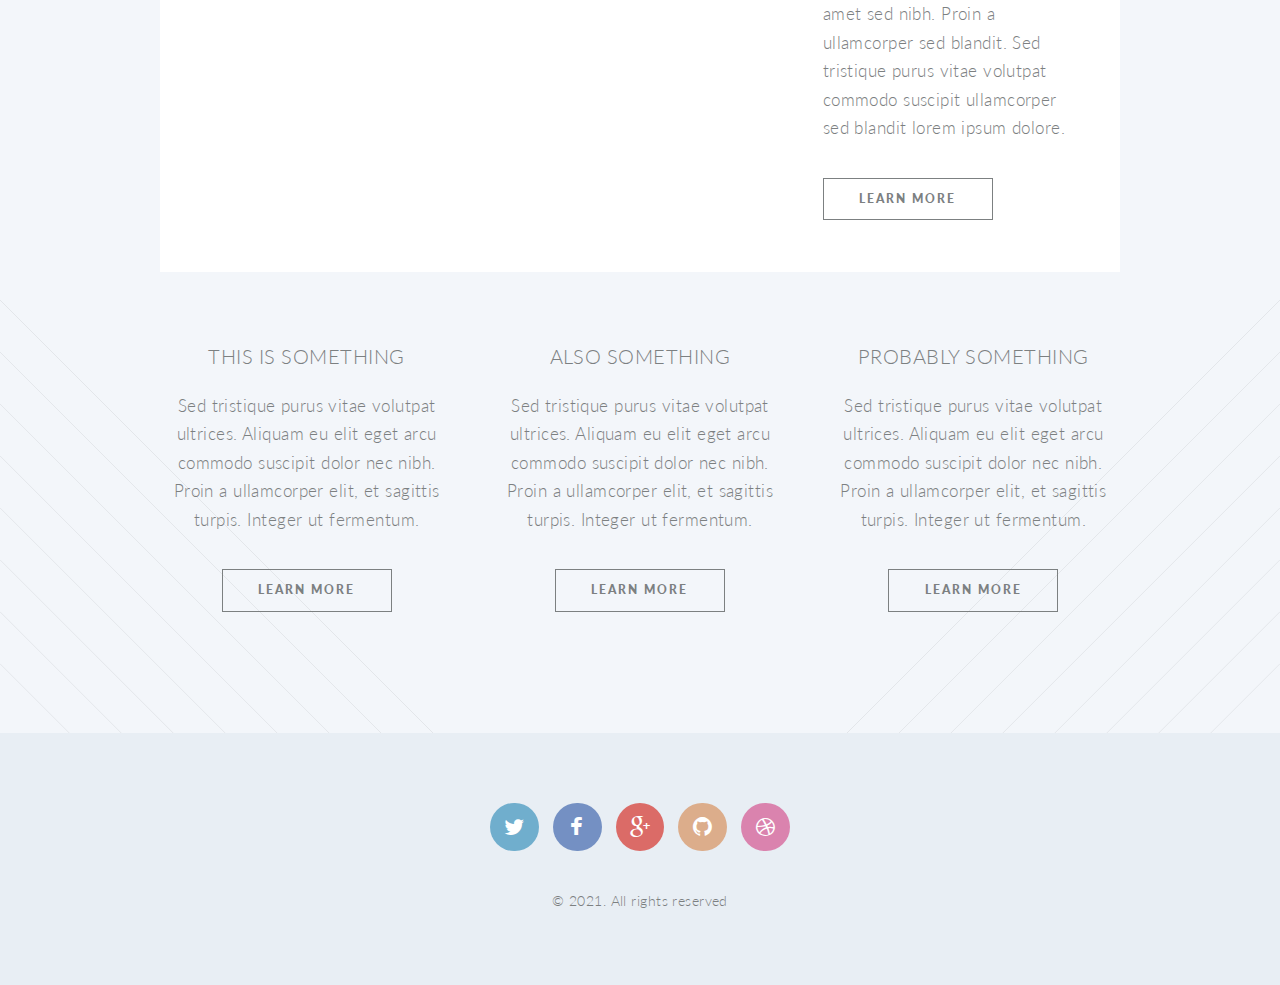
<file: right_sidebar.html>
<!DOCTYPE HTML>

<html>
	<head>
		<title>Золотое копыто</title>
		<meta http-equiv="content-type" content="text/html; charset=utf-8" />
		<meta name="description" content="" />
		<meta name="keywords" content="" />

		<script src="js/jquery.min.js"></script>
		<script src="js/jquery.dropotron.min.js"></script>
		<script src="js/skel.min.js"></script>
		<script src="js/skel-layers.min.js"></script>
		<script src="js/init.js"></script>

	</head>
	<body class="right-sidebar loading">
	
		<!-- Header -->
			<header id="header">
				<h1 id="logo"><a href="index.html">Золотое <span>копыто</span></a></h1>
				<nav id="nav">
					<ul>
						<li class="current"><a href="index.html">Home</a></li>
						<li class="submenu">
							<a href="">Меню</a>
							<ul>
								<li><a href="left-sidebar.html">О лошадях</a></li>
								<li class="submenu">
									<a href="">Породы</a>
									<ul>
										<li><a href="#">Верховые</a></li>
										<li><a href="#">Упряжные</a></li>
										<li><a href="#">Боевые</a></li>
										<li><a href="#">Скаковые</a></li>
										<li><a href="#">Рабочие</a></li>
										<li><a href="#">Мультикласс</a></li>
									</ul>
								</li>
								<li><a href="right-sidebar.html">Уход</a></li>
								<li><a href="right-sidebar.html">Тренировки</a></li>
								<li><a href="no-sidebar.html">О нас</a></li>
								<li><a href="contact.html">Контакты</a></li>
								
							</ul>
						</li>

					</ul>
				</nav>
			</header>
		
		<!-- Main -->
			<article id="main">

				<header class="special container">
					<span class="icon fa-tablet"></span>
					<h2>Behold the <strong>Right Sidebar</strong></h2>
					<p>Where things on the right ... accompany that on the left.</p>
				</header>
					
				<!-- One -->
					<section class="wrapper style4 container">
					
						<div class="row oneandhalf">
							<div class="8u">
								
								<!-- Content -->
									<div class="content">
										<section>
											<a href="#" class="image feature"><img src="images/pic03.jpg" alt="" /></a>
											<header>
												<h3>Dolore Amet Consequat</h3>
											</header>
											<p>Aliquam massa urna, imperdiet sit amet mi non, bibendum euismod est. Curabitur mi justo, tincidunt vel eros ullamcorper, porta cursus justo. Cras vel neque eros. Vestibulum diam quam, mollis at consectetur non, malesuada quis augue. Morbi tincidunt pretium interdum. Morbi mattis elementum orci, nec dictum massa. Morbi eu faucibus massa. Aliquam massa urna, imperdiet sit amet mi non, bibendum euismod est. Curabitur mi justo, tincidunt vel eros ullamcorper, porta cursus justo. Cras vel neque eros. Vestibulum diam.</p>
											<p>Vestibulum diam quam, mollis at consectetur non, malesuada quis augue. Morbi tincidunt pretium interdum. Morbi mattis elementum orci, nec dictum porta cursus justo. Quisque ultricies lorem in ligula condimentum, et egestas turpis sagittis. Cras ac nunc urna. Nullam eget lobortis purus. Phasellus vitae tortor non est placerat tristique. Sed id sem et massa ornare pellentesque. Maecenas pharetra porta accumsan. </p>
											<p>In vestibulum massa quis arcu lobortis tempus. Nam pretium arcu in odio vulputate luctus. Suspendisse euismod lorem eget lacinia fringilla. Sed sed felis justo. Nunc sodales elit in laoreet aliquam. Nam gravida, nisl sit amet iaculis porttitor, risus nisi rutrum metus, non hendrerit ipsum arcu tristique est.</p>
										</section>
									</div>
	
							</div>
							<div class="4u">
								
								<!-- Sidebar -->
									<div class="sidebar">
										<section>
											<header>
												<h3>Magna Feugiat</h3>
											</header>
											<p>Ло́шади (лат. Equus) — единственный современный род семейства лошадиных (Equidae) отряда непарнокопытных.
												Кладистический анализ, основанный на черепных и посткраниальных элементах (30 таксонов, 129 признаков), поддерживает монофилию рода Equus и отрицает признание родов Plesippus и Allohippus, поддерживает происхождение пустынной зебры (Equus grevyi) и членов клады зебры/осла от европейских лошадей Стенона. Недавние результаты исследования генома подтверждают монофилию рода Equus и указывают на его возникновение около 4,0—4,5 млн лет назад.</p>
											<footer>
												<ul class="buttons">
													<li><a href="#" class="button small">Learn More</a></li>
												</ul>
											</footer>
										</section>

										<section>
											<a href="#" class="image feature"><img src="images/pic04.jpg" alt="" /></a>
											<header>
												<h3>Amet Lorem Tempus</h3>
											</header>
											<p>Sed tristique purus vitae volutpat commodo suscipit amet sed nibh. Proin a ullamcorper sed blandit. Sed tristique purus vitae volutpat commodo suscipit ullamcorper sed blandit lorem ipsum dolore.</p>
											<footer>
												<ul class="buttons">
													<li><a href="#" class="button small">Learn More</a></li>
												</ul>
											</footer>
										</section>
									</div>

							</div>
						</div>					
					</section>

				<!-- Two -->
					<section class="wrapper style1 container special">
						<div class="row">
							<div class="4u">
							
								<section>
									<header>
										<h3>This is Something</h3>
									</header>
									<p>Sed tristique purus vitae volutpat ultrices. Aliquam eu elit eget arcu commodo suscipit dolor nec nibh. Proin a ullamcorper elit, et sagittis turpis. Integer ut fermentum.</p>
									<footer>
										<ul class="buttons">
											<li><a href="#" class="button small">Learn More</a></li>
										</ul>
									</footer>
								</section>
							
							</div>
							<div class="4u">
							
								<section>
									<header>
										<h3>Also Something</h3>
									</header>
									<p>Sed tristique purus vitae volutpat ultrices. Aliquam eu elit eget arcu commodo suscipit dolor nec nibh. Proin a ullamcorper elit, et sagittis turpis. Integer ut fermentum.</p>
									<footer>
										<ul class="buttons">
											<li><a href="#" class="button small">Learn More</a></li>
										</ul>
									</footer>
								</section>
							
							</div>
							<div class="4u">
							
								<section>
									<header>
										<h3>Probably Something</h3>
									</header>
									<p>Sed tristique purus vitae volutpat ultrices. Aliquam eu elit eget arcu commodo suscipit dolor nec nibh. Proin a ullamcorper elit, et sagittis turpis. Integer ut fermentum.</p>
									<footer>
										<ul class="buttons">
											<li><a href="#" class="button small">Learn More</a></li>
										</ul>
									</footer>
								</section>
							
							</div>
						</div>
					</section>
					
			</article>

		<!-- Footer -->
			<footer id="footer">
			
				<ul class="icons">
					<li><a href="#" class="icon circle fa-twitter"><span class="label">Twitter</span></a></li>
					<li><a href="#" class="icon circle fa-facebook"><span class="label">Facebook</span></a></li>
					<li><a href="#" class="icon circle fa-google-plus"><span class="label">Google+</span></a></li>
					<li><a href="#" class="icon circle fa-github"><span class="label">Github</span></a></li>
					<li><a href="#" class="icon circle fa-dribbble"><span class="label">Dribbble</span></a></li>
				</ul>
				
				<span class="copyright">&copy; 2021. All rights reserved</span>
			
			</footer>

	</body>
</html>
</file>
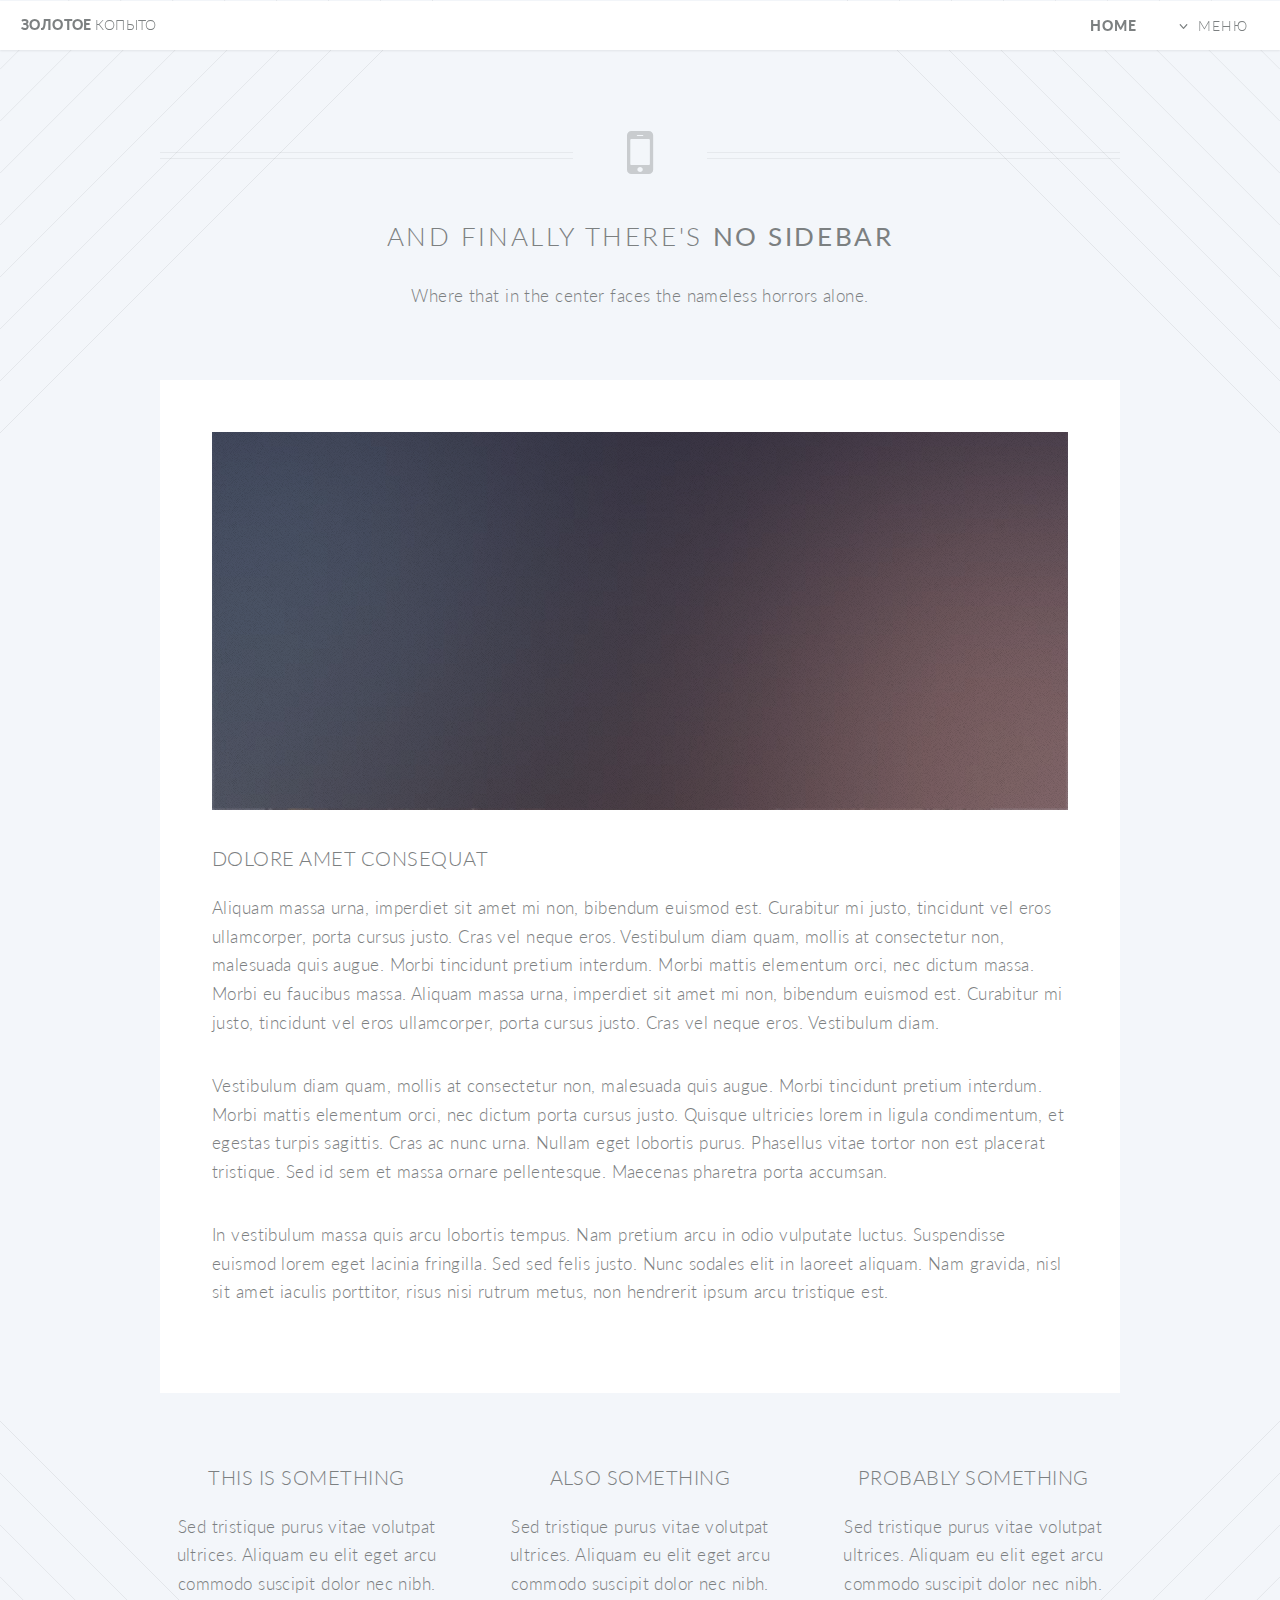
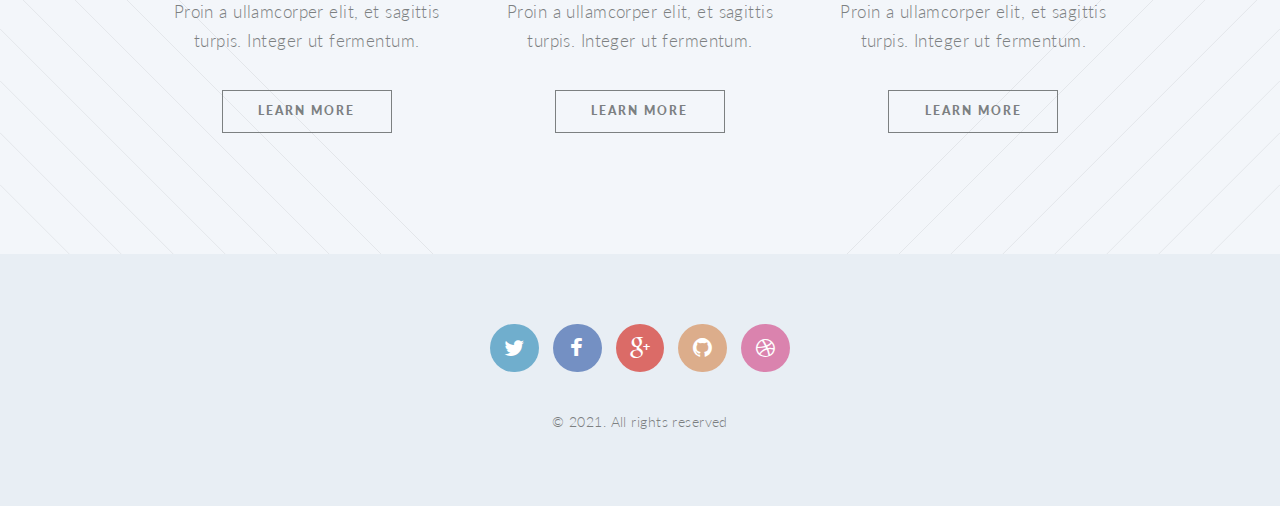
<file: upper_class.html>
<!DOCTYPE HTML>

<html>
	<head>
		<title>Золотое копыто</title>
		<meta http-equiv="content-type" content="text/html; charset=utf-8" />
		<meta name="description" content="" />
		<meta name="keywords" content="" />

		<script src="js/jquery.min.js"></script>
		<script src="js/jquery.dropotron.min.js"></script>
		<script src="js/skel.min.js"></script>
		<script src="js/skel-layers.min.js"></script>
		<script src="js/init.js"></script>

	</head>
	<body class="no-sidebar loading">
	
		<!-- Header -->
			<header id="header">
				<h1 id="logo"><a href="index.html">Золотое <span>копыто</span></a></h1>
				<nav id="nav">
					<ul>
						<li class="current"><a href="index.html">Home</a></li>
						<li class="submenu">
							<a href="">Меню</a>
							<ul>
								<li><a href="about_horses.html">О лошадях</a></li>
								<li class="submenu">
									<a href="">Породы</a>
									<ul>
										<li><a href="riding_horses.html">Верховые</a></li>
										<li><a href="draft_horses.html">Упряжные</a></li>
										<li><a href="war_horses.html">Боевые</a></li>
										<li><a href="racehorses.html">Скаковые</a></li>
										<li><a href="work_horses.html">Рабочие</a></li>
										<li><a href="multiclass.html">Мультикласс</a></li>
									</ul>
								</li>
								<li><a href="care.html">Уход</a></li>
								<li><a href="workout.html">Тренировки</a></li>
								<li><a href="about_us.html">О нас</a></li>
								<li><a href="contact.html">Контакты</a></li>
								
							</ul>
						</li>

					</ul>
				</nav>
			</header>
		
		<!-- Main -->
			<article id="main">

				<header class="special container">
					<span class="icon fa-mobile"></span>
					<h2>And finally there's <strong>No Sidebar</strong></h2>
					<p>Where that in the center faces the nameless horrors alone.</p>
				</header>
					
				<!-- One -->
					<section class="wrapper style4 container">
					
						<!-- Content -->
							<div class="content">
								<section>
									<a href="#" class="image feature"><img src="images/pic04.jpg" alt="" /></a>
									<header>
										<h3>Dolore Amet Consequat</h3>
									</header>
									<p>Aliquam massa urna, imperdiet sit amet mi non, bibendum euismod est. Curabitur mi justo, tincidunt vel eros ullamcorper, porta cursus justo. Cras vel neque eros. Vestibulum diam quam, mollis at consectetur non, malesuada quis augue. Morbi tincidunt pretium interdum. Morbi mattis elementum orci, nec dictum massa. Morbi eu faucibus massa. Aliquam massa urna, imperdiet sit amet mi non, bibendum euismod est. Curabitur mi justo, tincidunt vel eros ullamcorper, porta cursus justo. Cras vel neque eros. Vestibulum diam.</p>
									<p>Vestibulum diam quam, mollis at consectetur non, malesuada quis augue. Morbi tincidunt pretium interdum. Morbi mattis elementum orci, nec dictum porta cursus justo. Quisque ultricies lorem in ligula condimentum, et egestas turpis sagittis. Cras ac nunc urna. Nullam eget lobortis purus. Phasellus vitae tortor non est placerat tristique. Sed id sem et massa ornare pellentesque. Maecenas pharetra porta accumsan. </p>
									<p>In vestibulum massa quis arcu lobortis tempus. Nam pretium arcu in odio vulputate luctus. Suspendisse euismod lorem eget lacinia fringilla. Sed sed felis justo. Nunc sodales elit in laoreet aliquam. Nam gravida, nisl sit amet iaculis porttitor, risus nisi rutrum metus, non hendrerit ipsum arcu tristique est.</p>
								</section>
							</div>

					</section>

				<!-- Two -->
					<section class="wrapper style1 container special">
						<div class="row">
							<div class="4u">
							
								<section>
									<header>
										<h3>This is Something</h3>
									</header>
									<p>Sed tristique purus vitae volutpat ultrices. Aliquam eu elit eget arcu commodo suscipit dolor nec nibh. Proin a ullamcorper elit, et sagittis turpis. Integer ut fermentum.</p>
									<footer>
										<ul class="buttons">
											<li><a href="#" class="button small">Learn More</a></li>
										</ul>
									</footer>
								</section>
							
							</div>
							<div class="4u">
							
								<section>
									<header>
										<h3>Also Something</h3>
									</header>
									<p>Sed tristique purus vitae volutpat ultrices. Aliquam eu elit eget arcu commodo suscipit dolor nec nibh. Proin a ullamcorper elit, et sagittis turpis. Integer ut fermentum.</p>
									<footer>
										<ul class="buttons">
											<li><a href="#" class="button small">Learn More</a></li>
										</ul>
									</footer>
								</section>
							
							</div>
							<div class="4u">
							
								<section>
									<header>
										<h3>Probably Something</h3>
									</header>
									<p>Sed tristique purus vitae volutpat ultrices. Aliquam eu elit eget arcu commodo suscipit dolor nec nibh. Proin a ullamcorper elit, et sagittis turpis. Integer ut fermentum.</p>
									<footer>
										<ul class="buttons">
											<li><a href="#" class="button small">Learn More</a></li>
										</ul>
									</footer>
								</section>
							
							</div>
						</div>
					</section>
					
			</article>

		<!-- Footer -->
			<footer id="footer">
			
				<ul class="icons">
					<li><a href="#" class="icon circle fa-twitter"><span class="label">Twitter</span></a></li>
					<li><a href="#" class="icon circle fa-facebook"><span class="label">Facebook</span></a></li>
					<li><a href="#" class="icon circle fa-google-plus"><span class="label">Google+</span></a></li>
					<li><a href="#" class="icon circle fa-github"><span class="label">Github</span></a></li>
					<li><a href="#" class="icon circle fa-dribbble"><span class="label">Dribbble</span></a></li>
				</ul>
				
				<span class="copyright">&copy; 2021. All rights reserved</span>
			
			</footer>

	</body>
</html>
</file>
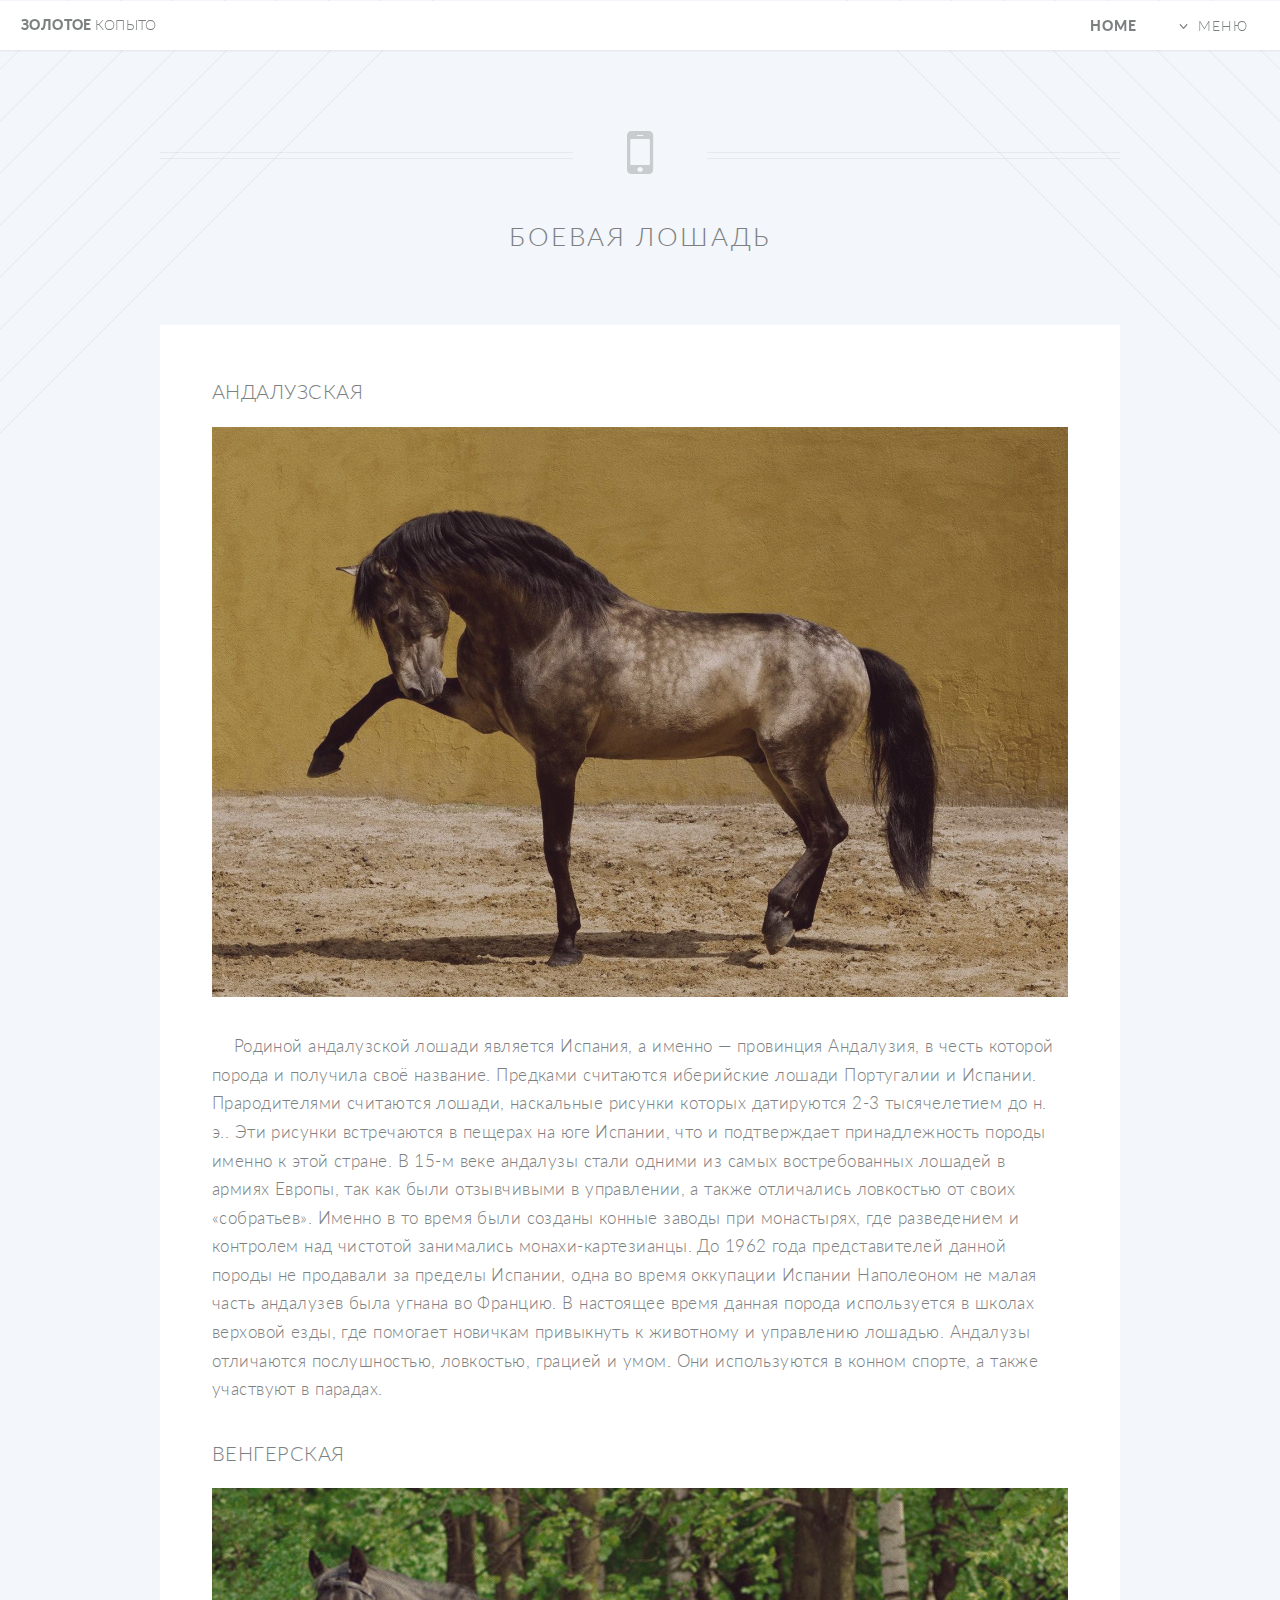
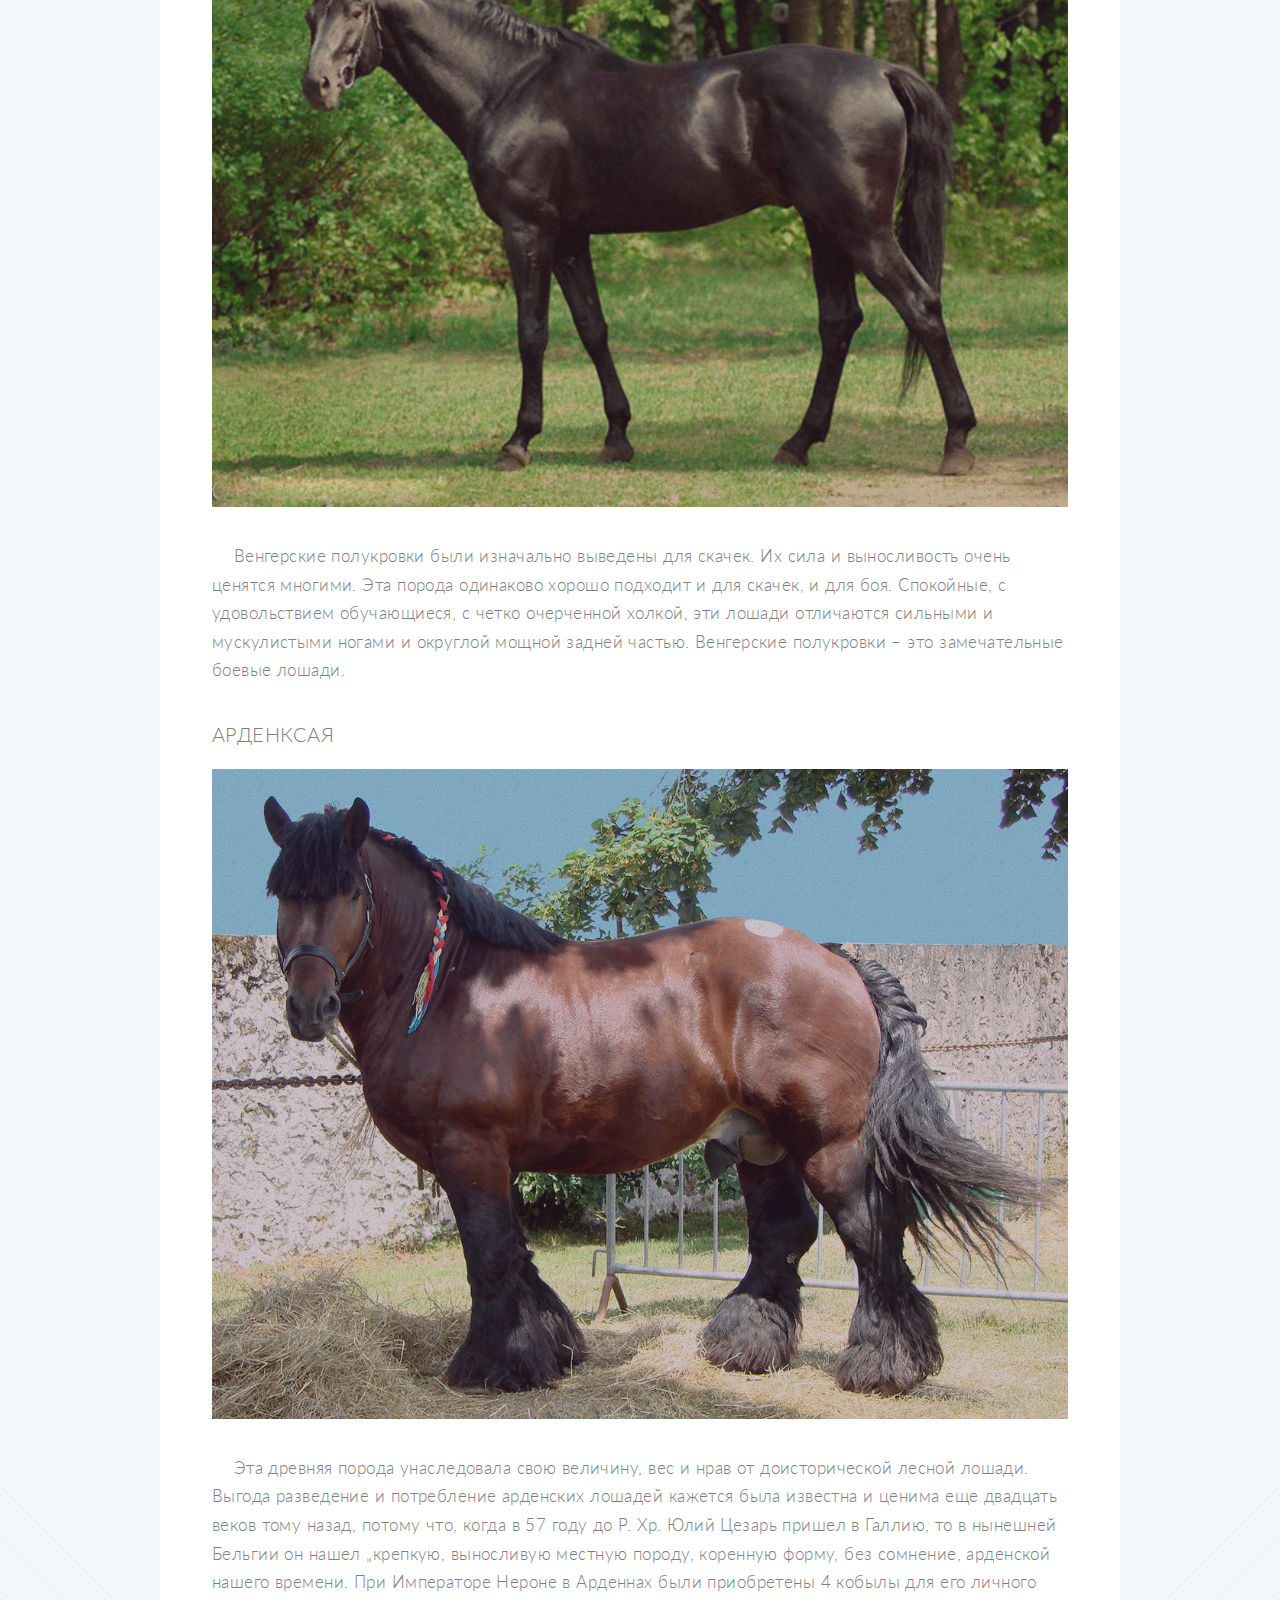
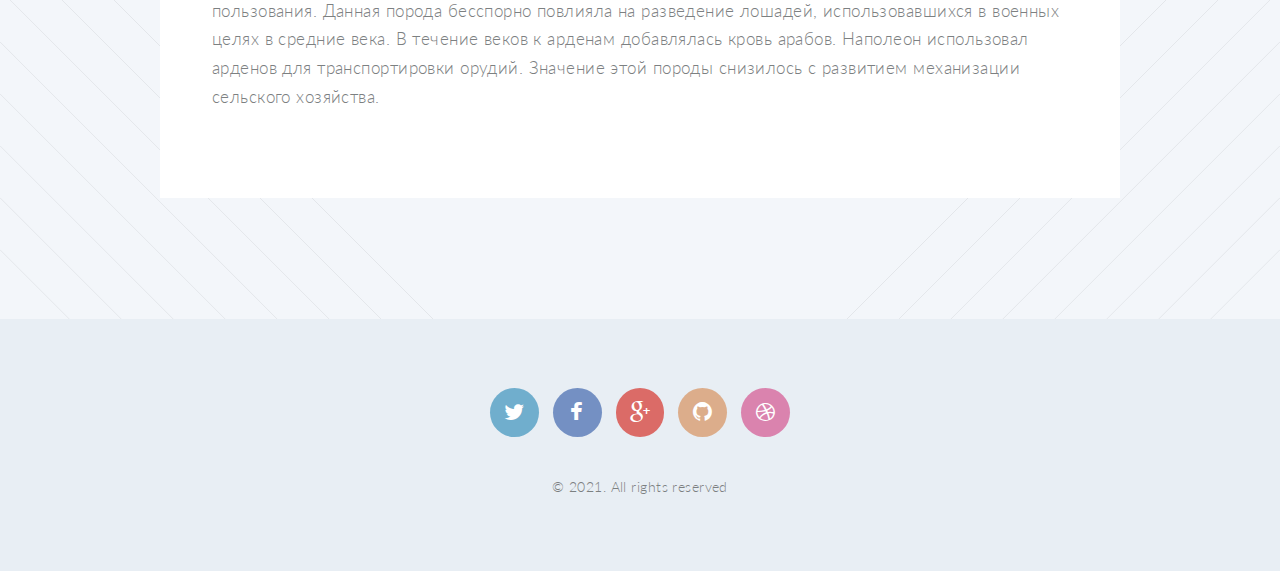
<file: war_horses.html>
<!DOCTYPE HTML>

<html>
	<head>
		<title>Боевые - Золотое копыто</title>
		<meta http-equiv="content-type" content="text/html; charset=utf-8" />
		<meta name="description" content="" />
		<meta name="keywords" content="" />

		<script src="js/jquery.min.js"></script>
		<script src="js/jquery.dropotron.min.js"></script>
		<script src="js/skel.min.js"></script>
		<script src="js/skel-layers.min.js"></script>
		<script src="js/init.js"></script>

	</head>
	<body class="no-sidebar loading">
	
		<!-- Header -->
			<header id="header">
				<h1 id="logo"><a href="index.html">Золотое <span>копыто</span></a></h1>
				<nav id="nav">
					<ul>
						<li class="current"><a href="index.html">Home</a></li>
						<li class="submenu">
							<a href="">Меню</a>
							<ul>
								<li><a href="about_horses.html">О лошадях</a></li>
								<li class="submenu">
									<a href="">Породы</a>
									<ul>
										<li><a href="riding_horses.html">Верховые</a></li>
										<li><a href="draft_horses.html">Упряжные</a></li>
										<li><a href="war_horses.html">Боевые</a></li>
										<li><a href="racehorses.html">Скаковые</a></li>
										<li><a href="work_horses.html">Рабочие</a></li>
										<li><a href="multiclass.html">Мультикласс</a></li>
									</ul>
								</li>
								<li><a href="care.html">Уход</a></li>
								<li><a href="workout.html">Тренировки</a></li>
								<li><a href="about_us.html">О нас</a></li>
								<li><a href="contact.html">Контакты</a></li>
								
							</ul>
						</li>
					</ul>
				</nav>
			</header>
		
		<!-- Main -->
			<article id="main">

				<header class="special container">
					<span class="icon fa-mobile"></span>
					<h2>Боевая лошадь</h2>
				</header>
					
				<!-- One -->
					<section class="wrapper style4 container">
					
						<!-- Content -->
						<div class="content">
							<section>
								
								<header>
									<h3>Андалузская</h3>
								</header>
								<a href="https://agronomu.com/bok/6269-vse-o-andaluzskoy-porode-loshadey.html" class="image feature"><img src="images/Андалузская.jpg" alt="" /></a>
								<p>&nbsp&nbsp&nbsp Родиной андалузской лошади является Испания, а именно — провинция Андалузия, 
									в честь которой порода и получила своё название. Предками считаются иберийские 
									лошади Португалии и Испании. Прародителями считаются лошади, наскальные рисунки 
									которых датируются 2-3 тысячелетием до н. э.. Эти рисунки встречаются в пещерах 
									на юге Испании, что и подтверждает принадлежность породы именно к этой стране.
									В 15-м веке андалузы стали одними из самых востребованных лошадей в армиях Европы, 
									так как были отзывчивыми в управлении, а также отличались ловкостью от своих «собратьев». 
									Именно в то время были созданы конные заводы при монастырях, где разведением и контролем 
									над чистотой занимались монахи-картезианцы. До 1962 года представителей данной породы не 
									продавали за пределы Испании, одна во время оккупации Испании Наполеоном не малая часть 
									андалузев была угнана во Францию.
									В настоящее время данная порода используется в школах верховой езды, 
									где помогает новичкам привыкнуть к животному и управлению лошадью. 
									Андалузы отличаются послушностью, ловкостью, грацией и умом. Они используются в 
									конном спорте, а также участвуют в парадах.

								</p>
								
								<header>
									<h3>Венгерская</h3>
								</header>
								<a href="https://zoo-dom.com.ua/breed/380/66600443/1002011.htm" class="image feature"><img src="images/Венгерская.jpg" alt="" /></a>
								<p>&nbsp&nbsp&nbsp Венгерские полукровки были изначально выведены для скачек. Их сила и выносливость очень 
									ценятся многими. Эта порода одинаково хорошо подходит и для скачек, и для боя. Спокойные, 
									с удовольствием обучающиеся, с четко очерченной холкой, эти лошади отличаются сильными и 
									мускулистыми ногами и округлой мощной задней частью. Венгерские полукровки – это 
									замечательные боевые лошади.</p>
							
								<header>
									<h3>Арденксая</h3>
								</header>
								<a href="https://www.zoovet.ru/stati/entsiklopediya-vidov-zhivotnykh/loshadi_i_poni/ardenskaya/" class="image feature"><img src="images/Арденская.jpg" alt="" /></a>
								<p>&nbsp&nbsp&nbsp Эта древняя порода унаследовала свою величину, вес и нрав от доисторической лесной лошади. 
									Выгода разведение и потребление арденских лошадей кажется была известна и ценима еще 
									двадцать веков тому назад, потому что, когда в 57 году до Р. Хр. Юлий Цезарь пришел в Галлию, 
									то в нынешней Бельгии он нашел „крепкую, выносливую местную породу, коренную форму, 
									без сомнение, арденской нашего времени.	При Императоре Нероне в Арденнах были приобретены 4 
									кобылы для его личного пользования. Данная порода бесспорно повлияла на разведение лошадей, 
									использовавшихся в военных целях в средние века. В течение веков к арденам добавлялась кровь 
									арабов. Наполеон использовал арденов для транспортировки орудий. Значение этой породы снизилось 
									с развитием механизации сельского хозяйства. </p>
							
							</section>
						</div>
					</section>
					
			</article>

		<!-- Footer -->
			<footer id="footer">
			
				<ul class="icons">
					<li><a href="#" class="icon circle fa-twitter"><span class="label">Twitter</span></a></li>
					<li><a href="#" class="icon circle fa-facebook"><span class="label">Facebook</span></a></li>
					<li><a href="#" class="icon circle fa-google-plus"><span class="label">Google+</span></a></li>
					<li><a href="#" class="icon circle fa-github"><span class="label">Github</span></a></li>
					<li><a href="#" class="icon circle fa-dribbble"><span class="label">Dribbble</span></a></li>
				</ul>
				
				<span class="copyright">&copy; 2021. All rights reserved</span>
			
			</footer>

	</body>
</html>
</file>
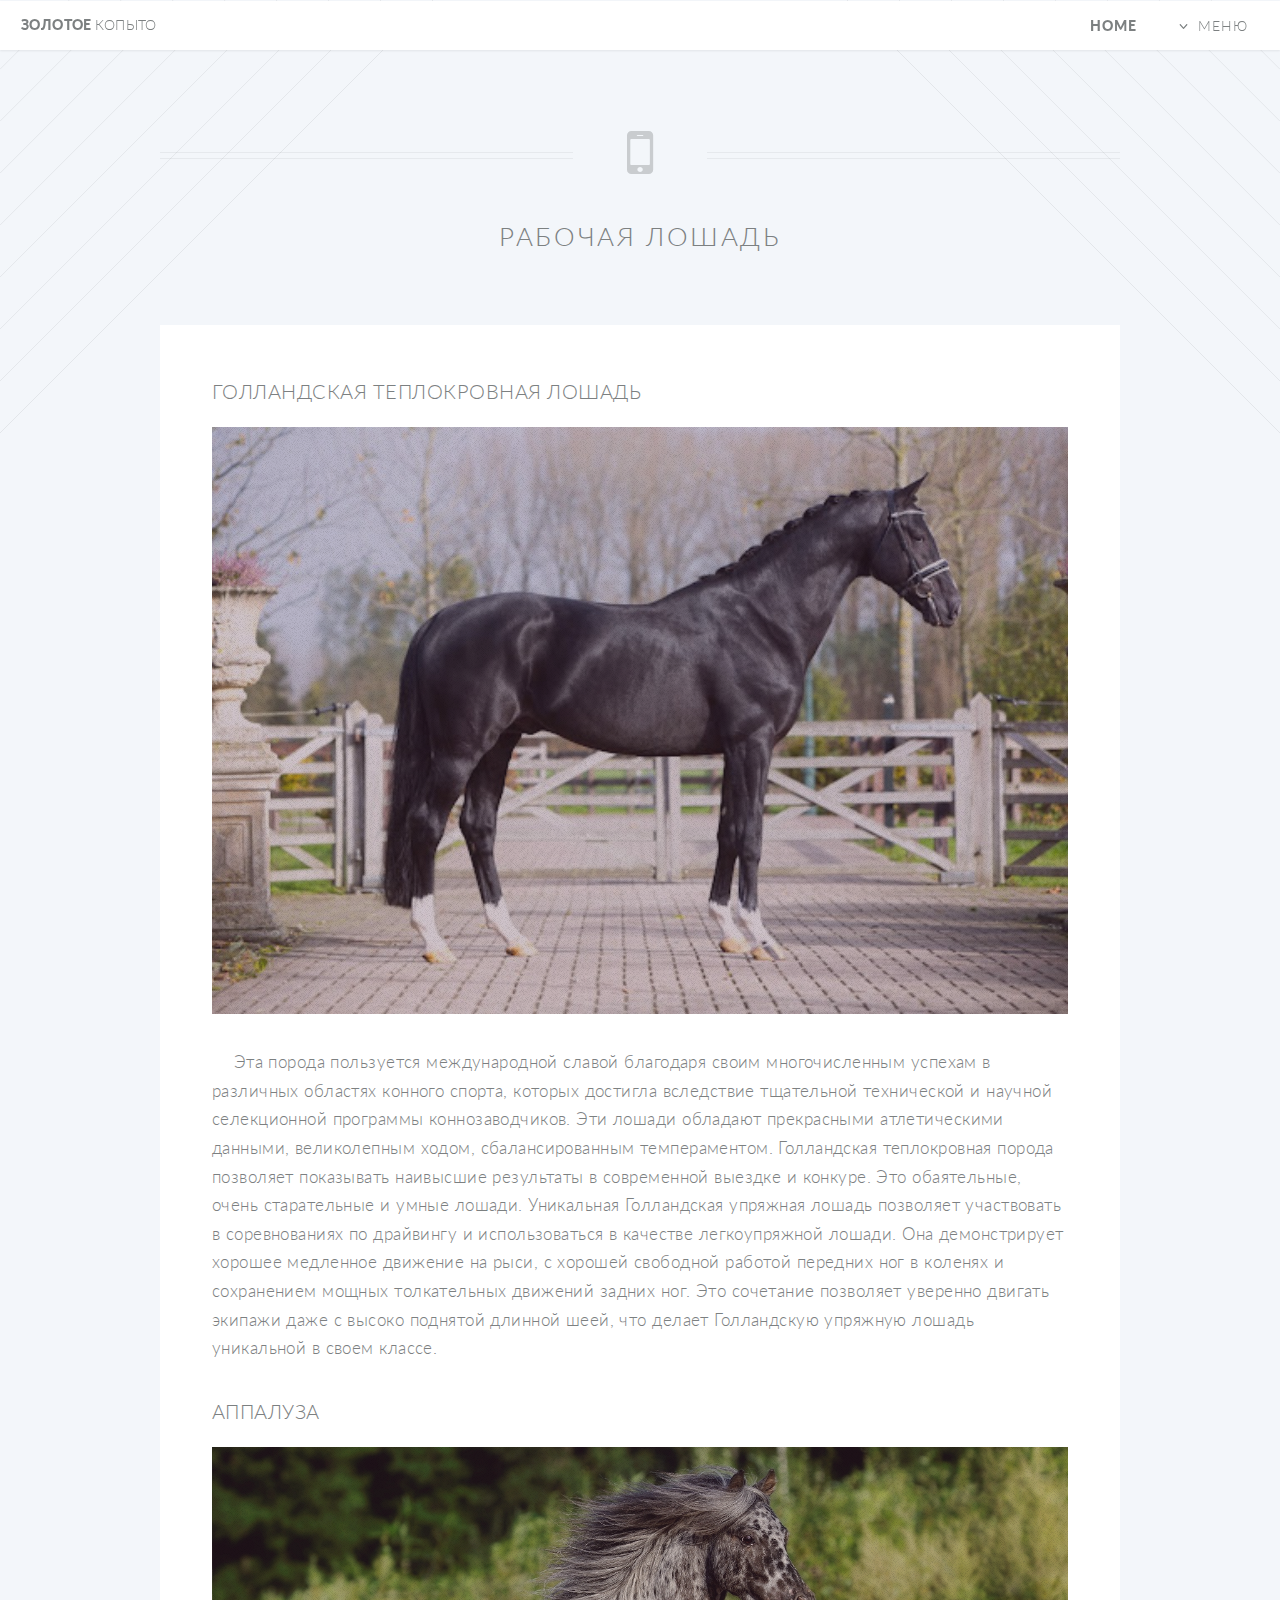
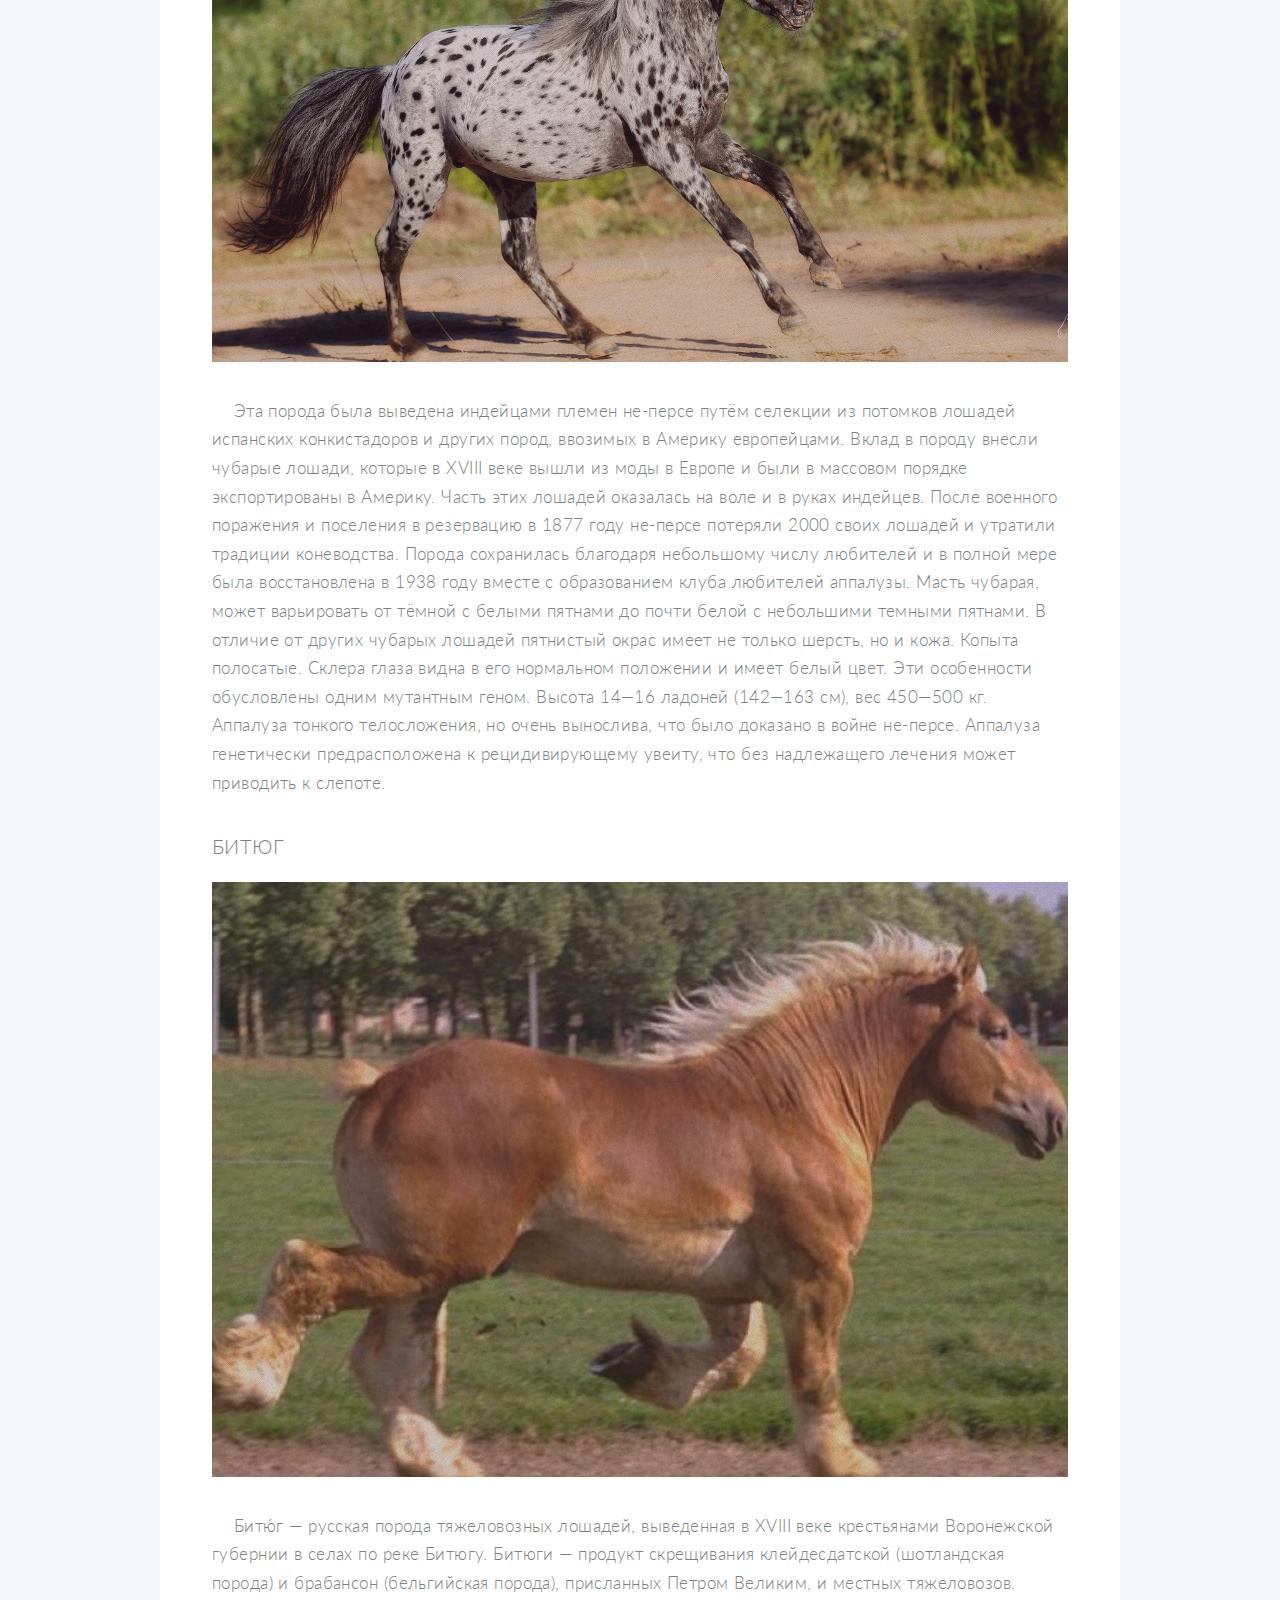
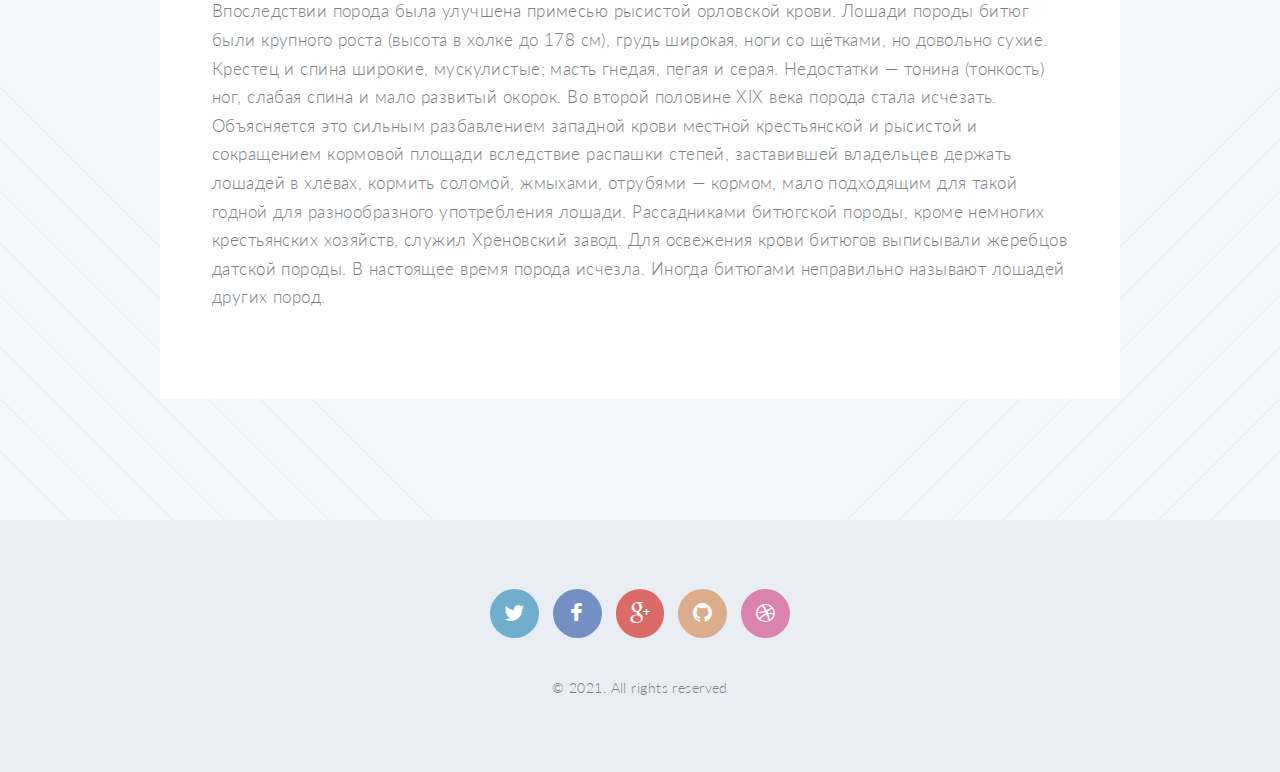
<file: work_horses.html>
<!DOCTYPE HTML>

<html>
	<head>
		<title>Рабочая - Золотое копыто</title>
		<meta http-equiv="content-type" content="text/html; charset=utf-8" />
		<meta name="description" content="" />
		<meta name="keywords" content="" />

		<script src="js/jquery.min.js"></script>
		<script src="js/jquery.dropotron.min.js"></script>
		<script src="js/skel.min.js"></script>
		<script src="js/skel-layers.min.js"></script>
		<script src="js/init.js"></script>

	</head>
	<body class="no-sidebar loading">
	
		<!-- Header -->
			<header id="header">
				<h1 id="logo"><a href="index.html">Золотое <span>копыто</span></a></h1>
				<nav id="nav">
					<ul>
						<li class="current"><a href="index.html">Home</a></li>
						<li class="submenu">
							<a href="">Меню</a>
							<ul>
								<li><a href="about_horses.html">О лошадях</a></li>
								<li class="submenu">
									<a href="">Породы</a>
									<ul>
										<li><a href="riding_horses.html">Верховые</a></li>
										<li><a href="draft_horses.html">Упряжные</a></li>
										<li><a href="war_horses.html">Боевые</a></li>
										<li><a href="racehorses.html">Скаковые</a></li>
										<li><a href="work_horses.html">Рабочие</a></li>
										<li><a href="multiclass.html">Мультикласс</a></li>
									</ul>
								</li>
								<li><a href="care.html">Уход</a></li>
								<li><a href="workout.html">Тренировки</a></li>
								<li><a href="about_us.html">О нас</a></li>
								<li><a href="contact.html">Контакты</a></li>
								
							</ul>
						</li>
					</ul>
				</nav>
			</header>
		
		<!-- Main -->
		<article id="main">

			<header class="special container">
				<span class="icon fa-mobile"></span>
				<h2>Рабочая лошадь</h2>
			</header>
				
			<!-- One -->
				<section class="wrapper style4 container">
				
					<!-- Content -->
					<div class="content">
						<section>
							
							<header>
								<h3>Голландская Теплокровная лошадь </h3>
							</header>
							<a href="#" class="image feature"><img src="images/Голландская.jpg" alt="" /></a>
							<p>&nbsp&nbsp&nbsp Эта порода пользуется международной славой благодаря своим многочисленным успехам в 
								различных областях конного спорта, которых достигла вследствие тщательной технической 
								и научной селекционной программы коннозаводчиков. Эти лошади обладают прекрасными 
								атлетическими данными, великолепным ходом, сбалансированным темпераментом.
								Голландская теплокровная порода позволяет показывать наивысшие результаты в 
								современной выездке и конкуре. Это обаятельные, очень старательные и умные лошади. 
								Уникальная Голландская упряжная лошадь позволяет участвовать в соревнованиях 
								по драйвингу и использоваться в качестве легкоупряжной лошади. Она демонстрирует 
								хорошее медленное движение на рыси, с хорошей свободной работой передних ног в 
								коленях и сохранением мощных толкательных движений задних ног. Это сочетание позволяет 
								уверенно двигать экипажи даже с высоко поднятой длинной шеей, что делает Голландскую 
								упряжную лошадь уникальной в своем классе. </p> 
							
							<header>
								<h3>Аппалуза</h3>
							</header>
							<a href="#" class="image feature"><img src="images/Аппалуза.jpg" alt="" /></a>
							<p>&nbsp&nbsp&nbsp Эта порода была выведена индейцами племен не-персе путём селекции из потомков лошадей 
								испанских конкистадоров и других пород, ввозимых в Америку европейцами. Вклад в породу 
								внесли чубарые лошади, которые в XVIII веке вышли из моды в Европе и были в массовом 
								порядке экспортированы в Америку. Часть этих лошадей оказалась на воле и в руках индейцев. 
								После военного поражения и поселения в резервацию в 1877 году не-персе потеряли 2000 
								своих лошадей и утратили традиции коневодства. Порода сохранилась благодаря небольшому 
								числу любителей и в полной мере была восстановлена в 1938 году вместе с образованием 
								клуба любителей аппалузы. Масть чубарая, может варьировать от тёмной с белыми пятнами 
								до почти белой с небольшими темными пятнами. В отличие от других чубарых лошадей 
								пятнистый окрас имеет не только шерсть, но и кожа. Копыта полосатые. Склера 
								глаза видна в его нормальном положении и имеет белый цвет. Эти особенности 
								обусловлены одним мутантным геном. Высота 14—16 ладоней (142—163 см), вес 450—500 кг. 
								Аппалуза тонкого телосложения, но очень вынослива, что было доказано в войне не-персе.
								Аппалуза генетически предрасположена к рецидивирующему увеиту, что без надлежащего лечения 
								может приводить к слепоте.</p>  
				
							<header>
								<h3>Битюг</h3>
							</header>
							<a href="#" class="image feature"><img src="images/Битюг2.png" alt="" /></a>
							<p>&nbsp&nbsp&nbsp Битю́г — русская порода тяжеловозных лошадей, выведенная в XVIII веке крестьянами Воронежской 
								губернии в селах по реке Битюгу. Битюги — продукт скрещивания клейдесдатской (шотландская порода) 
								и брабансон (бельгийская порода), присланных Петром Великим, и местных тяжеловозов. Впоследствии 
								порода была улучшена примесью рысистой орловской крови. Лошади породы битюг были крупного роста 
								(высота в холке до 178 см), грудь широкая, ноги со щётками, но довольно сухие. Крестец и спина 
								широкие, мускулистые; масть гнедая, пегая и серая. Недостатки — тонина (тонкость) ног, слабая 
								спина и мало развитый окорок. Во второй половине XIX века порода стала исчезать. 
								Объясняется это сильным разбавлением западной крови местной крестьянской и рысистой 
								и сокращением кормовой площади вследствие распашки степей, заставившей владельцев 
								держать лошадей в хлевах, кормить соломой, жмыхами, отрубями — кормом, мало подходящим 
								для такой годной для разнообразного употребления лошади. Рассадниками битюгской породы, 
								кроме немногих крестьянских хозяйств, служил Хреновский завод. Для освежения крови битюгов 
								выписывали жеребцов датской породы. В настоящее время порода исчезла. Иногда битюгами 
								неправильно называют лошадей других пород. </p>
			
						</section>
					</div>
				</section>
				
		</article>

		<!-- Footer -->
			<footer id="footer">
			
				<ul class="icons">
					<li><a href="#" class="icon circle fa-twitter"><span class="label">Twitter</span></a></li>
					<li><a href="#" class="icon circle fa-facebook"><span class="label">Facebook</span></a></li>
					<li><a href="#" class="icon circle fa-google-plus"><span class="label">Google+</span></a></li>
					<li><a href="#" class="icon circle fa-github"><span class="label">Github</span></a></li>
					<li><a href="#" class="icon circle fa-dribbble"><span class="label">Dribbble</span></a></li>
				</ul>
				
				<span class="copyright">&copy; 2021. All rights reserved</span>
			
			</footer>

	</body>
</html>
</file>
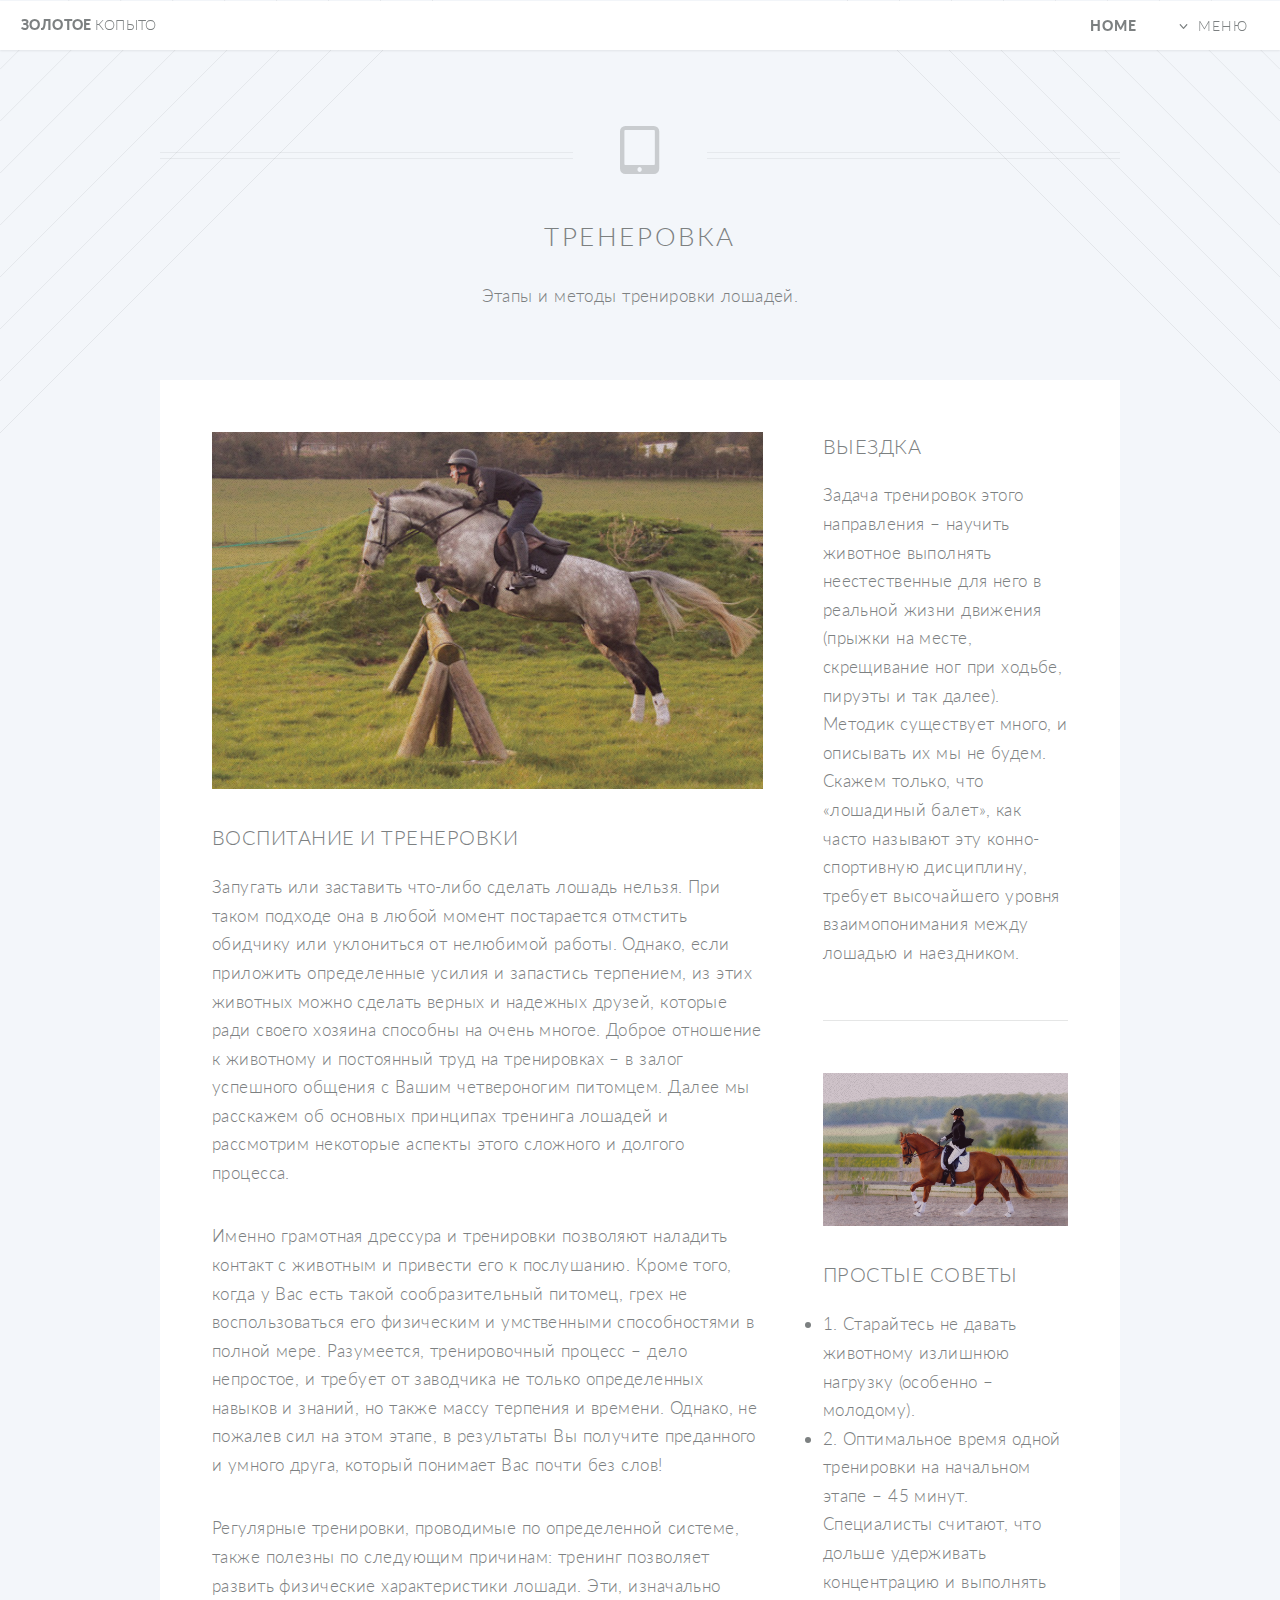
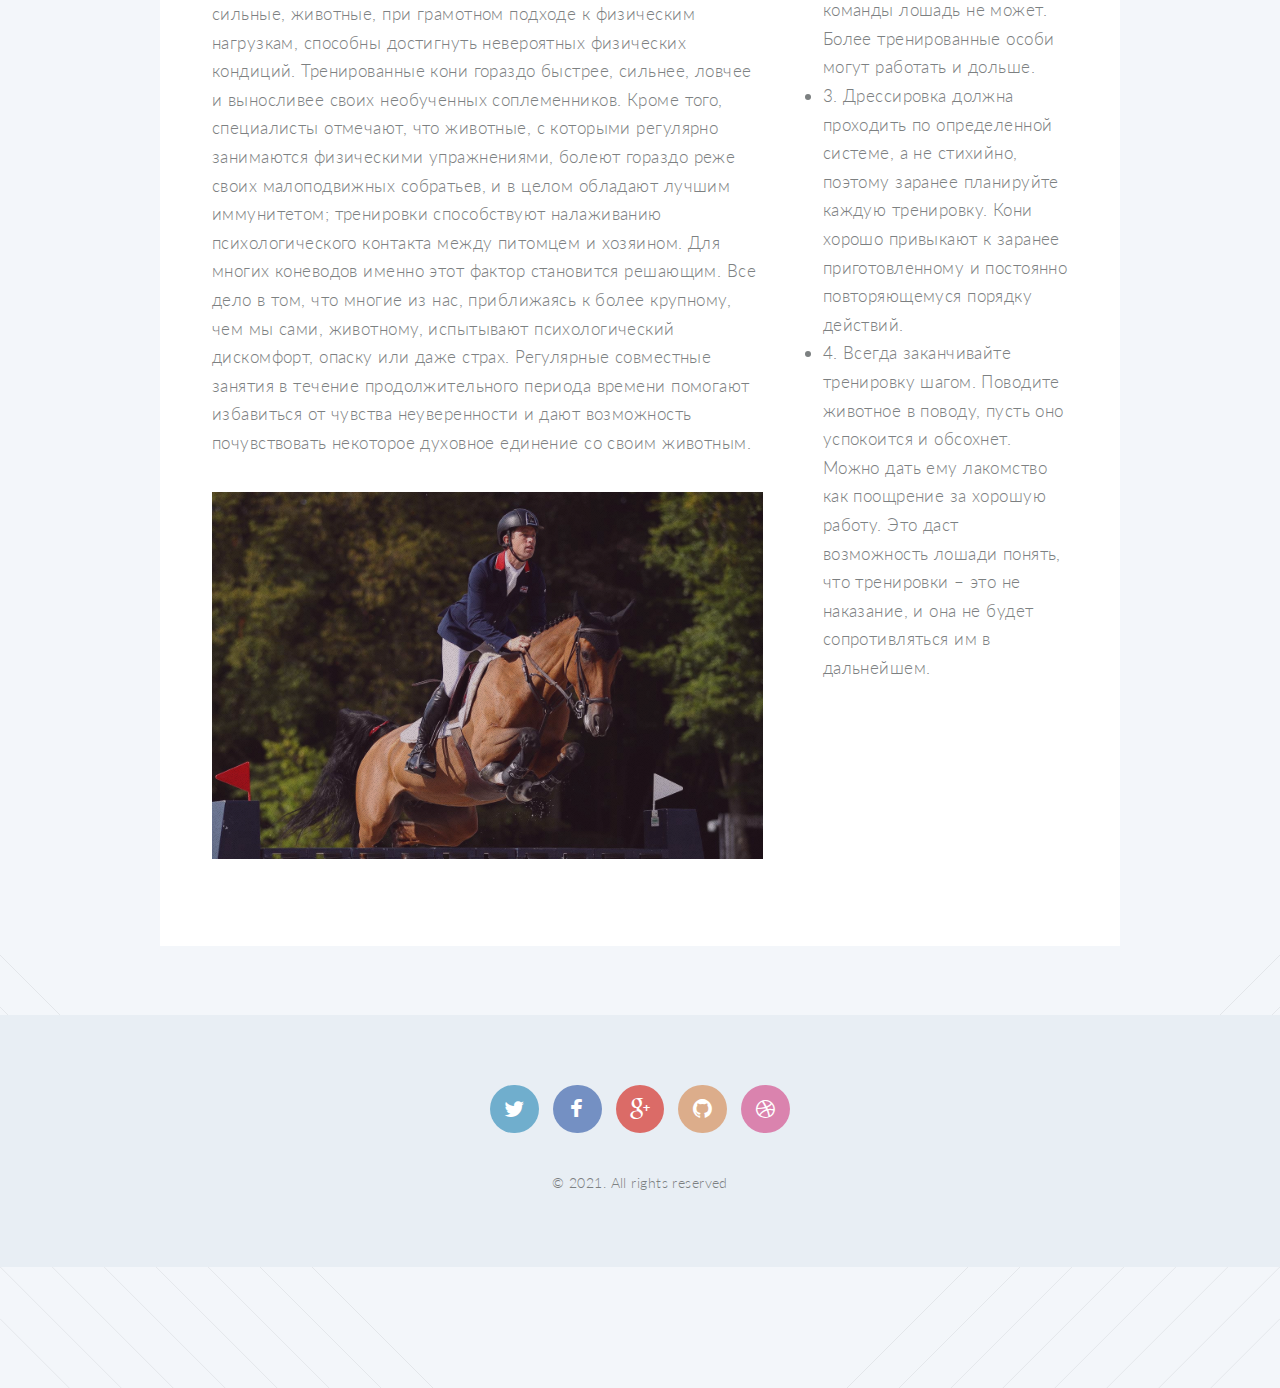
<file: workout.html>
<!DOCTYPE HTML>

<html>
	<head>
		<title>Тренировка - Золотое копыто</title>
		<meta http-equiv="content-type" content="text/html; charset=utf-8" />
		<meta name="description" content="" />
		<meta name="keywords" content="" />

		<script src="js/jquery.min.js"></script>
		<script src="js/jquery.dropotron.min.js"></script>
		<script src="js/skel.min.js"></script>
		<script src="js/skel-layers.min.js"></script>
		<script src="js/init.js"></script>

	</head>
	<body class="right-sidebar loading">
	
		<!-- Header -->
			<header id="header">
				<h1 id="logo"><a href="index.html">Золотое <span>копыто</span></a></h1>
				<nav id="nav">
					<ul>
						<li class="current"><a href="index.html">Home</a></li>
						<li class="submenu">
							<a href="">Меню</a>
							<ul>
								<li><a href="about_horses.html">О лошадях</a></li>
								<li class="submenu">
									<a href="">Породы</a>
									<ul>
										<li><a href="riding_horses.html">Верховые</a></li>
										<li><a href="draft_horses.html">Упряжные</a></li>
										<li><a href="war_horses.html">Боевые</a></li>
										<li><a href="racehorses.html">Скаковые</a></li>
										<li><a href="work_horses.html">Рабочие</a></li>
										<li><a href="multiclass.html">Мультикласс</a></li>
									</ul>
								</li>
								<li><a href="care.html">Уход</a></li>
								<li><a href="workout.html">Тренировки</a></li>
								<li><a href="about_us.html">О нас</a></li>
								<li><a href="contact.html">Контакты</a></li>
								
							</ul>
						</li>
					</ul>
				</nav>
			</header>
		
		<!-- Main -->
			<article id="main">

				<header class="special container">
					<span class="icon fa-tablet"></span>
					<h2>Тренеровка</strong></h2>
					<p>Этапы и методы тренировки лошадей.</p>
				</header>
					
				<!-- One -->
					<section class="wrapper style4 container">
					
						<div class="row oneandhalf">
							<div class="8u">
								
								<!-- Content -->
									<div class="content">
										<section>
											<a href="#" class="image feature"><img src="images/Тренировка2.jpg" alt="" /></a>
											<header>
												<h3>Воспитание и тренеровки</h3>
											</header>
											<p>Запугать или заставить что-либо сделать лошадь нельзя. При таком подходе она в любой момент постарается отмстить обидчику или уклониться от нелюбимой работы.
												Однако, если приложить определенные усилия и запастись терпением, из этих животных можно сделать верных и надежных друзей, которые ради своего хозяина способны на очень многое. Доброе отношение к животному и постоянный труд на тренировках – в залог успешного общения с Вашим четвероногим питомцем. Далее мы расскажем об основных принципах тренинга лошадей и рассмотрим некоторые аспекты этого сложного и долгого процесса.</p>
											<p>Именно грамотная дрессура и тренировки позволяют наладить контакт с животным и привести его к послушанию. Кроме того, когда у Вас есть такой сообразительный питомец, грех не воспользоваться его физическим и умственными способностями в полной мере.
												Разумеется, тренировочный процесс – дело непростое, и требует от заводчика не только определенных навыков и знаний, но также массу терпения и времени. Однако, не пожалев сил на этом этапе, в результаты Вы получите преданного и умного друга, который понимает Вас почти без слов!</p>
											<p>Регулярные тренировки, проводимые по определенной системе, также полезны по следующим причинам:
												тренинг позволяет развить физические характеристики лошади. Эти, изначально сильные, животные, при грамотном подходе к физическим нагрузкам, способны достигнуть невероятных физических кондиций. Тренированные кони гораздо быстрее, сильнее, ловчее и выносливее своих необученных соплеменников. Кроме того, специалисты отмечают, что животные, с которыми регулярно занимаются физическими упражнениями, болеют гораздо реже своих малоподвижных собратьев, и в целом обладают лучшим иммунитетом;
												тренировки способствуют налаживанию психологического контакта между питомцем и хозяином. Для многих коневодов именно этот фактор становится решающим. Все дело в том, что многие из нас, приближаясь к более крупному, чем мы сами, животному, испытывают психологический дискомфорт, опаску или даже страх. Регулярные совместные занятия в течение продолжительного периода времени помогают избавиться от чувства неуверенности и дают возможность почувствовать некоторое духовное единение со своим животным.</p>
												<a href="#" class="image feature"><img src="images/Тренировка1.jpg" alt="" /></a>
											</section>
									</div>
	
							</div>
							<div class="4u">
								
								<!-- Sidebar -->
									<div class="sidebar">
										<section>
											<header>
												<h3>Выездка</h3>
											</header>
											<p>Задача тренировок этого направления – научить животное выполнять неестественные для него в реальной жизни движения (прыжки на месте, скрещивание ног при ходьбе, пируэты и так далее). Методик существует много, и описывать их мы не будем. Скажем только, что «лошадиный балет», как часто называют эту конно-спортивную дисциплину, требует высочайшего уровня взаимопонимания между лошадью и наездником.</p>
										</section>

										<section>
											<a href="#" class="image feature"><img src="images/Тренировка3.jpg" alt="" /></a>
											<header>
												<h3>Простые советы</h3>
											</header>
											<li>1. Старайтесь не давать животному излишнюю нагрузку (особенно – молодому).</li>
											<li>2. Оптимальное время одной тренировки на начальном этапе – 45 минут. Специалисты считают, что дольше удерживать концентрацию и выполнять команды лошадь не может. Более тренированные особи могут работать и дольше.</li>
											<li>3. Дрессировка должна проходить по определенной системе, а не стихийно, поэтому заранее планируйте каждую тренировку. Кони хорошо привыкают к заранее приготовленному и постоянно повторяющемуся порядку действий.</li>
											<li>4. Всегда заканчивайте тренировку шагом. Поводите животное в поводу, пусть оно успокоится и обсохнет. Можно дать ему лакомство как поощрение за хорошую работу. Это даст возможность лошади понять, что тренировки – это не наказание, и она не будет сопротивляться им в дальнейшем.</li>
										</section>
									</div>

							</div>
						</div>					
					</section>

			<footer id="footer">
			
				<ul class="icons">
					<li><a href="#" class="icon circle fa-twitter"><span class="label">Twitter</span></a></li>
					<li><a href="#" class="icon circle fa-facebook"><span class="label">Facebook</span></a></li>
					<li><a href="#" class="icon circle fa-google-plus"><span class="label">Google+</span></a></li>
					<li><a href="#" class="icon circle fa-github"><span class="label">Github</span></a></li>
					<li><a href="#" class="icon circle fa-dribbble"><span class="label">Dribbble</span></a></li>
				</ul>
				
				<span class="copyright">&copy; 2021. All rights reserved</span>
			
			</footer>

	</body>
</html>
</file>
